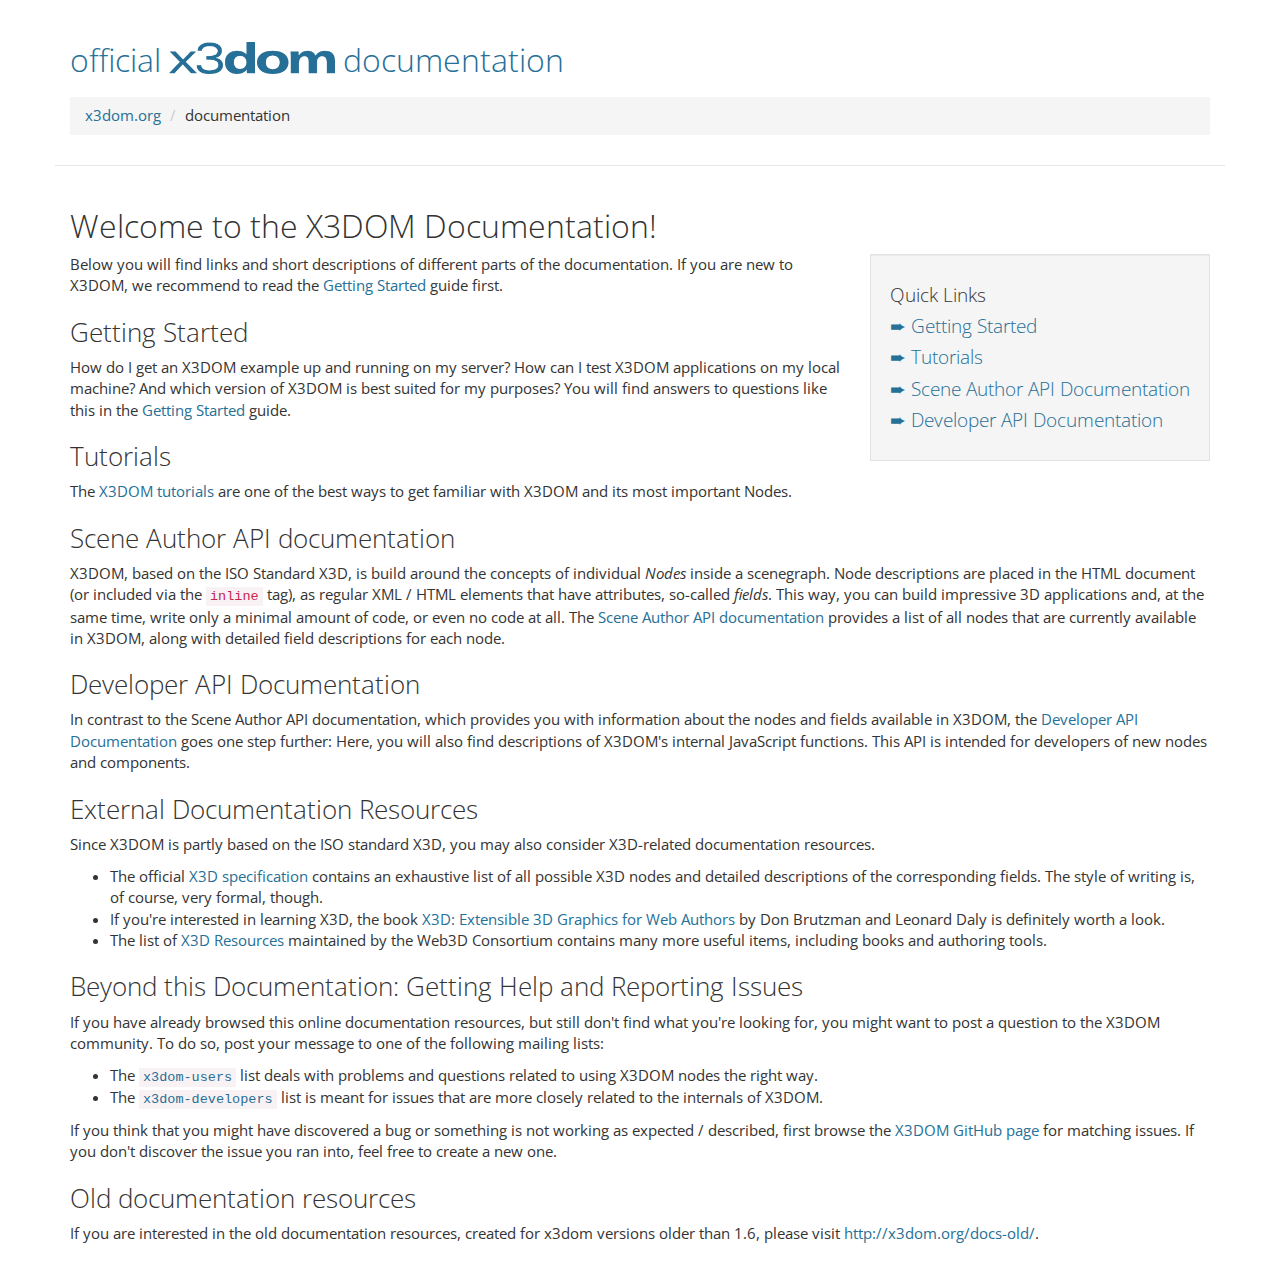
<file: css/doc/index.html>
<!DOCTYPE html>
<html lang="en">
<head>
    <meta charset="utf-8">
    <meta http-equiv="X-UA-Compatible" content="IE=edge"/>

    <title>X3DOM Documentation: Overview</title>
    <link type="text/css" rel="stylesheet" href="static/styles/x3dom-docs-new.css">
</head>

<body>

<div class="container page-header">
    <div class="row">
        <div class="col-xs-12">
            <h2 style="display:inline;color:#266F97">official <img src="static/images/x3dom_logo_without_claim.png" style="height:1em;vertical-align:top;"> documentation</h2>
        </div>
    </div>

    <div class="row" style="margin-top:20px;">
        <div class="col-xs-12">
            <ol class="breadcrumb">
                <li><a href="http://x3dom.org">x3dom.org</a></li>
                <li>documentation</li>
            </ol>
        </div>
    </div>
</div>

<div class="container">


       
            <h2>Welcome to the X3DOM Documentation!</h2>
    <div class="well" style="float:right;margin-left:20px;">
        <h4>Quick Links</h4>
        <h4><a href="gettingStarted/index.html">&#10152; Getting Started</a></h4>
        <h4><a href="tutorials/index.html">&#10152; Tutorials</a></h4>
        <h4><a href="author/index.html">&#10152; Scene Author API Documentation</a></h4>
        <h4><a href="developer/index.html">&#10152; Developer API Documentation</a></h4>
    </div>
            <p>
            Below you will find links and short descriptions of different parts of the documentation. If you are new to X3DOM, we recommend to read the <a href="gettingStarted/index.html">Getting Started</a> guide first.            
			</p>                      
            
            
            <h3>Getting Started</h3>
            <p>
            How do I get an X3DOM example up and running on my server? How can I test X3DOM applications on my local machine? And which version of X3DOM is best suited for my purposes?
            You will find answers to questions like this in the <a href="gettingStarted/index.html">Getting Started</a> guide.                        
            </p>

            <h3>Tutorials</h3>
            <p>
            The <a href="tutorials/index.html">X3DOM tutorials</a> are one of the best ways to get familiar with X3DOM and its most important Nodes.
            </p>
         
            
            <h3>Scene Author API documentation</h3>
            <p>
            X3DOM, based on the ISO Standard X3D, is build around the concepts of individual <i>Nodes</i> inside a scenegraph. Node descriptions are placed in the HTML document (or included via the <code>inline</code> tag), as regular XML / HTML elements that have attributes, so-called <i>fields</i>. This way, you can build impressive 3D applications and, at the same time, write only a minimal amount of code, or even no code at all.
            The <a href="author/index.html">Scene Author API documentation</a> provides a list of all nodes that are currently available in X3DOM, along with detailed field descriptions for each node.
            </p>
            
            
            <h3>Developer API Documentation</h3>
            <p>
            In contrast to the Scene Author API documentation, which provides you with information about the nodes and fields available in X3DOM, the <a href="developer/index.html">Developer API Documentation</a> goes one step further:
            Here, you will also find descriptions of X3DOM's internal JavaScript functions. This API is intended for developers of new nodes and components.            
            </p>
            
            
            <h3>External Documentation Resources</h3><a name="X3DExternalDoc"></a>
            <p>
            Since X3DOM is partly based on the ISO standard X3D, you may also consider X3D-related documentation resources.
            </p>
            <ul>
                <li>The official <a href="http://www.web3d.org/documents/specifications/19775-1/V3.3/Part01/Architecture.html">X3D specification</a> contains an exhaustive list of all possible X3D nodes and detailed descriptions of the corresponding fields. The style of writing is, of course, very formal, though.</li>
                
                <li>If you're interested in learning X3D, the book <a href="http://x3dgraphics.com/">X3D: Extensible 3D Graphics for Web Authors</a> by Don Brutzman and Leonard Daly is definitely worth a look.
                
                <li>The list of <a href="http://www.web3d.org/x3d/content/examples/X3dResources.html">X3D Resources</a> maintained by the Web3D Consortium contains many more useful items, including books and authoring tools.
            </ul>

            
            
            <h3>Beyond this Documentation: Getting Help and Reporting Issues</h3>
            <p>
            If you have already browsed this online documentation resources, but still don't find what you're looking for, you might want to post a question to the X3DOM community.
            To do so, post your message to one of the following mailing lists:
            </p>
            <ul>
                <li>The <code><a href="https://lists.sourceforge.net/lists/listinfo/x3dom-users">x3dom-users</a></code> list deals with problems and questions related to using X3DOM nodes the right way.</li>
                <li>The <code><a href="https://lists.sourceforge.net/lists/listinfo/x3dom-developers">x3dom-developers</a></code> list is meant for issues that are more closely related to the internals of X3DOM.</li>            
            </ul>
            <p>
            If you think that you might have discovered a bug or something is not working as expected / described, first browse the <a href="https://github.com/x3dom/x3dom/issues">X3DOM GitHub page</a> for matching issues.
            If you don't discover the issue you ran into, feel free to create a new one.
            </p>
                        
            <h3>Old documentation resources</h3>
            <p>
            If you are interested in the old documentation resources, created for x3dom versions older than 1.6, please visit <a href="http://x3dom.org/docs-old/">http://x3dom.org/docs-old/</a>.
            </p>
            <br>


</div>


</body>
</html>
</file>
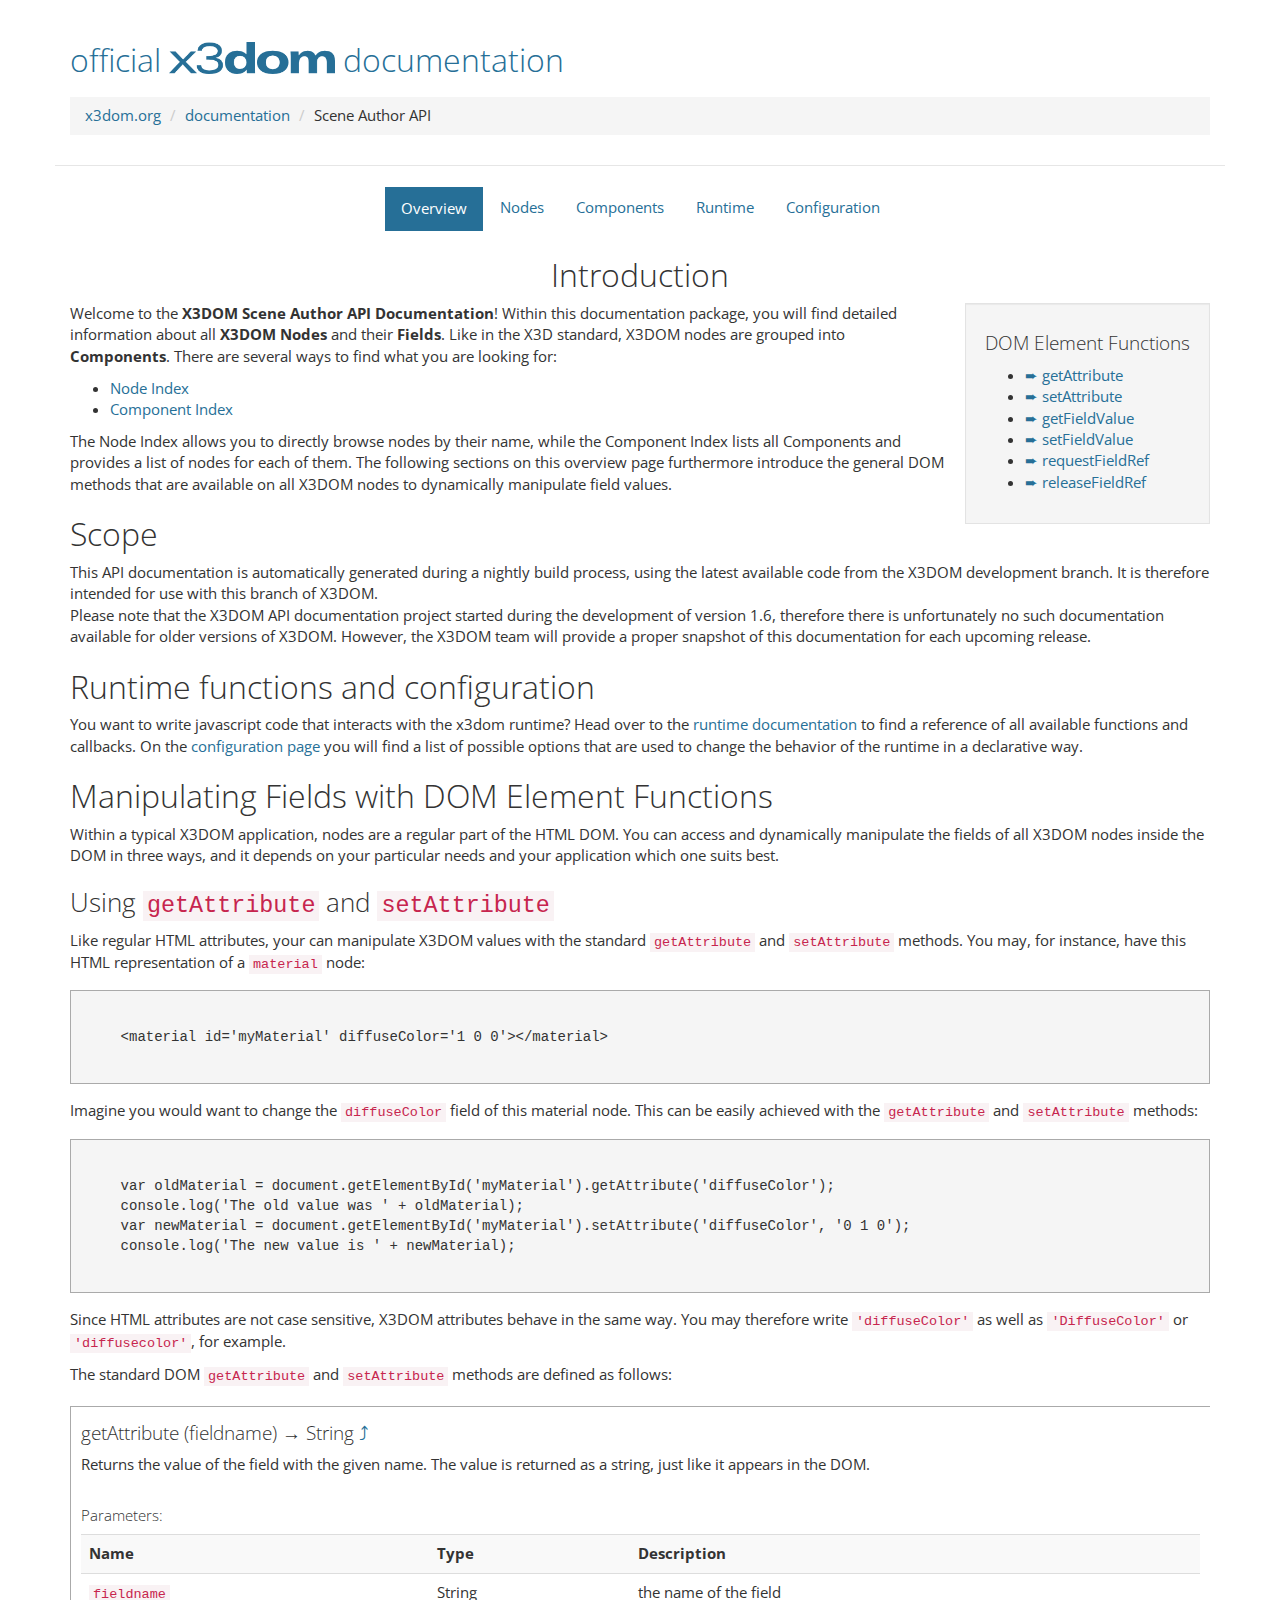
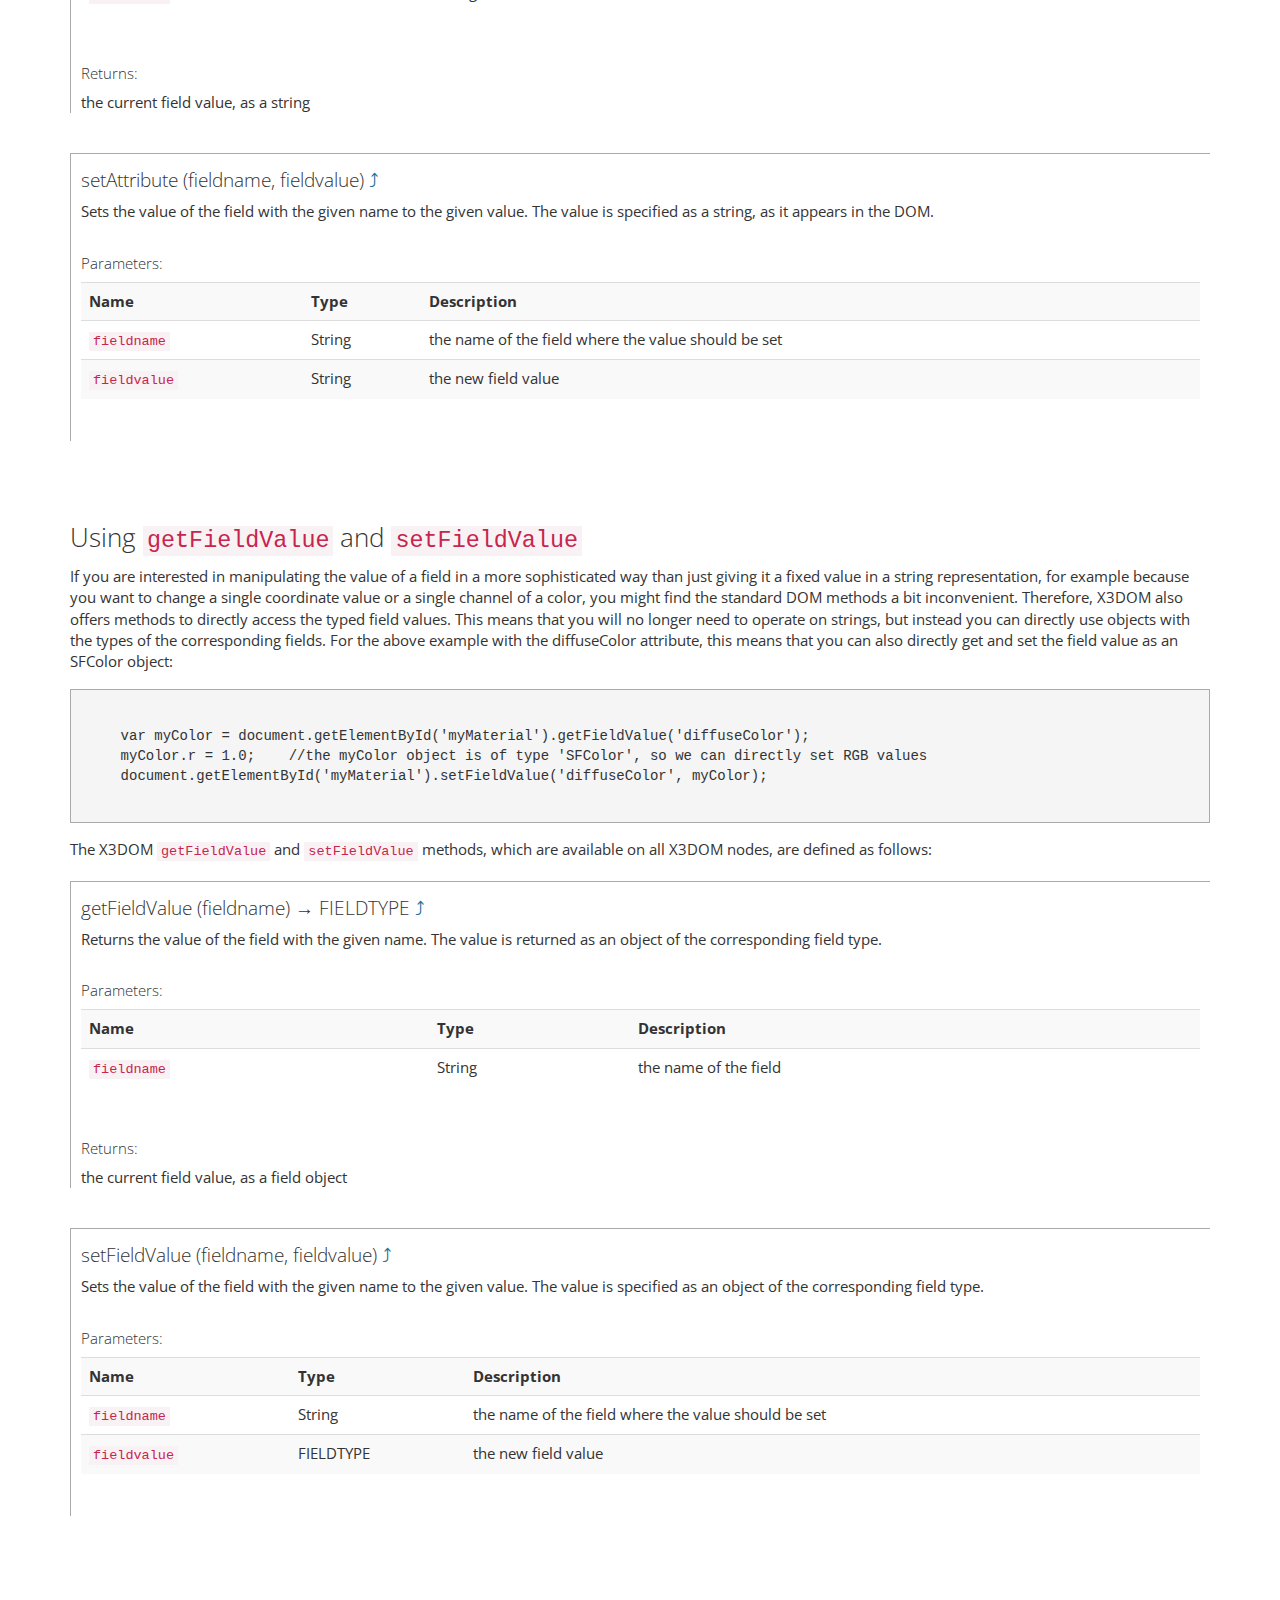
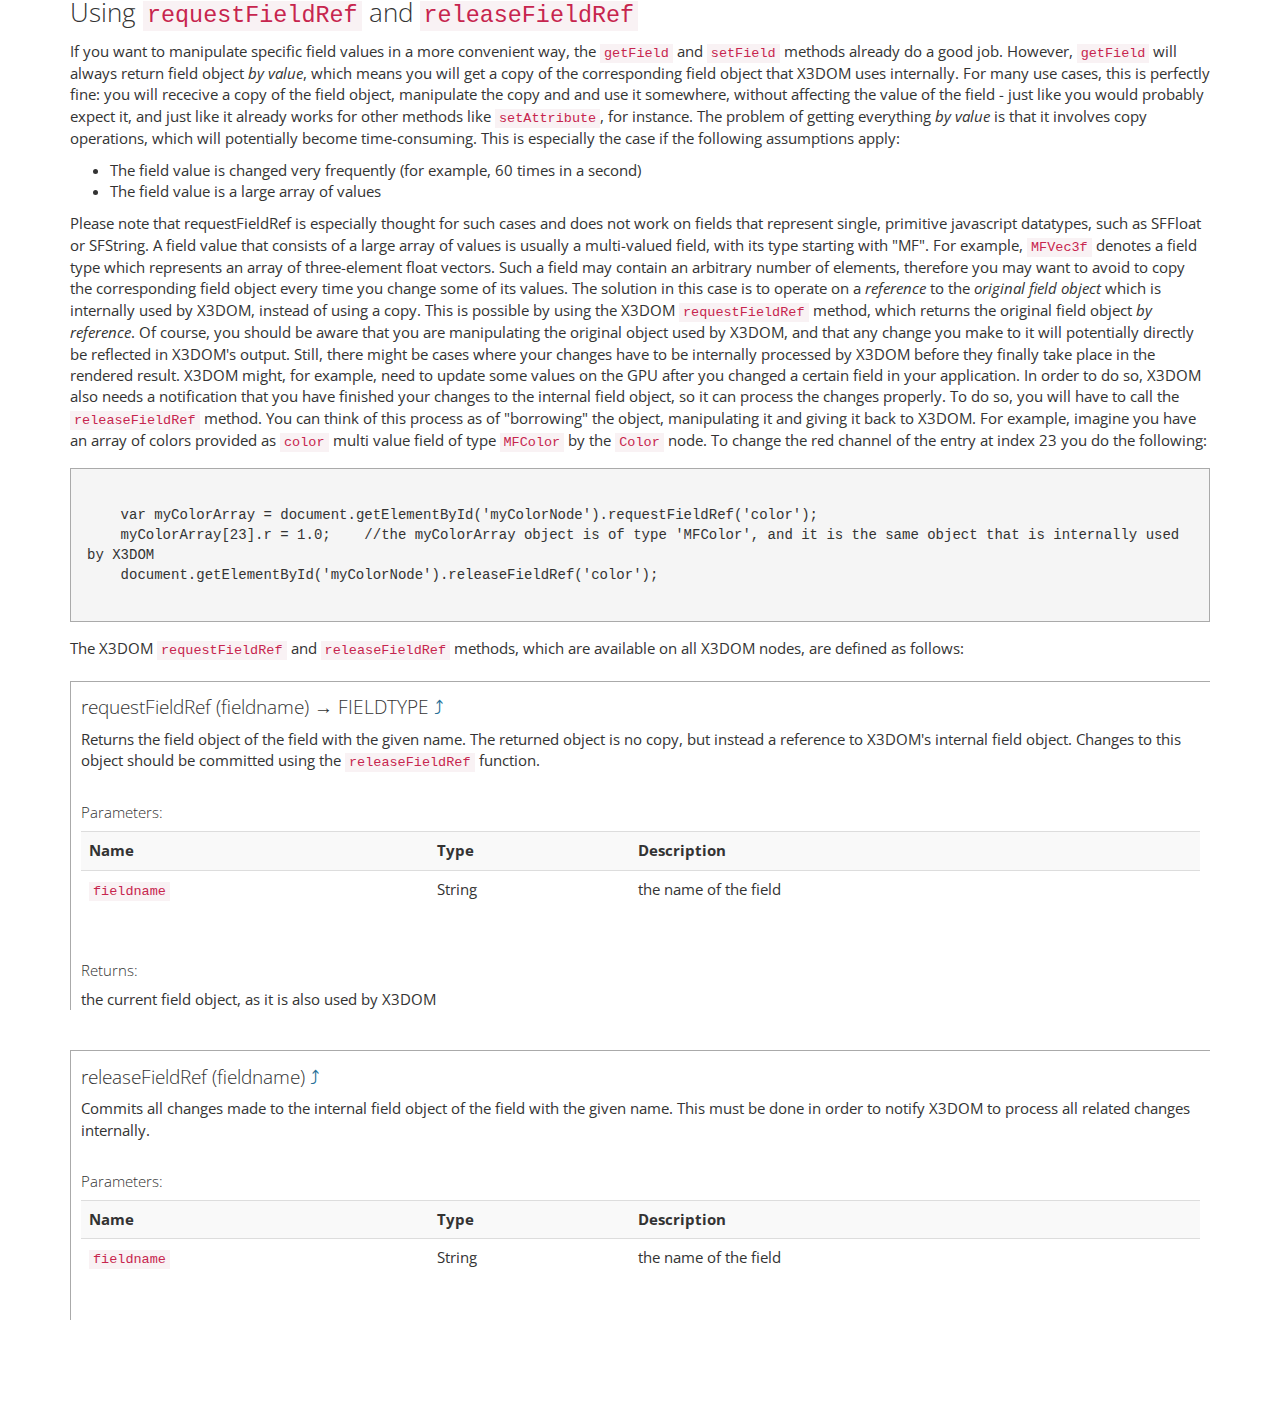
<file: css/doc/author/index.html>
<!DOCTYPE html>
<html lang="en">
<head>
    <meta charset="utf-8">

        <title>X3DOM Scene Author API Documentation: Overview</title>

    <link type="text/css" rel="stylesheet" href="../static/styles/x3dom-docs-new.css">
    <!--<link type="text/css" rel="stylesheet" href="../static/styles/jsdoc-x3dom.css">-->
    <script src="../static/scripts/prettify/run_prettify.js"></script>
</head>

<body>

<div class="container page-header">
    <div class="row">
        <div class="col-xs-12">
            <h2 style="display:inline;color:#266F97">official <img src="../static/images/x3dom_logo_without_claim.png" style="height:1em;vertical-align:top;"> documentation</h2>
        </div>
    </div>

    <div class="row" style="margin-top:20px;">
        <div class="col-xs-12">
            <ol class="breadcrumb">
                <li><a href="http://x3dom.org">x3dom.org</a></li>
                <li><a href="../index.html">documentation</a></li>
                <li>Scene Author API</li>
            </ol>
        </div>
    </div>
</div>

<div class="container" style="text-align: center">
    <ul class="nav nav-pills" style="display: inline-block;">
        <li><a href="index.html" class="btn btn-primary">Overview</a></li>
        <li><a href="nodes.html">Nodes</a></li>
        <li><a href="components.html">Components</a></li>
        <li><a href="runtime.html">Runtime</a></li>
        <li><a href="configuration.html">Configuration</a></li>
    </ul>
</div>

<div class="container">


                
    <section>
        <article>
            
            <h2 style="text-align: center">Introduction</h2>

            <div class="class-summary">
                <div class="well" style="float:right; margin-left:20px;">
                    <h4>DOM Element Functions</h4>
                    <ul>
                        <li><a href="#getAttribute">&#10152; getAttribute</a></li>
                        <li><a href="#setAttribute">&#10152; setAttribute</a></li>
                        <li><a href="#getFieldValue">&#10152; getFieldValue</a></li>
                        <li><a href="#setFieldValue">&#10152; setFieldValue</a></li>
                        <li><a href="#requestFieldRef">&#10152; requestFieldRef</a></li>
                        <li><a href="#releaseFieldRef">&#10152; releaseFieldRef</a></li>
                    </ul>
                </div>
            </div>
            <p>            
            Welcome to the <strong>X3DOM Scene Author API Documentation</strong>!
            Within this documentation package, you will find detailed information about all <strong>X3DOM Nodes</strong> and their <strong>Fields</strong>.            
            Like in the X3D standard, X3DOM nodes are grouped into <strong>Components</strong>.
            There are several ways to find what you are looking for:

            <ul>
                <li><a href="nodes.html">Node Index</a></li>
                <li><a href="components.html">Component Index</a></li>
            </ul>

            The Node Index allows you to directly browse nodes by their name, while the Component Index
            lists all Components and provides a list of nodes for each of them.            
            The following sections on this overview page furthermore introduce the general DOM methods that are available on all X3DOM nodes to dynamically manipulate field values.            
            </p>
                           
            
            <h2>Scope</h2>
            <p>
            This API documentation is automatically generated during a nightly build process, using the latest available code from
            the </strong>X3DOM development branch</strong>. It is therefore intended for use with this branch of X3DOM.
            <br>
            Please note that the X3DOM API documentation project started during the development of version 1.6, therefore there is
            unfortunately no such documentation available for older versions of X3DOM.
            However, the X3DOM team will provide a proper snapshot of this documentation for each upcoming release.
            </p>

            <h2>Runtime functions and configuration</h2>
            <p>
            You want to write javascript code that interacts with the x3dom runtime? Head over to the
            <a href="runtime.html">runtime documentation</a> to find a reference of all available functions and callbacks. On the
            <a href="configuration.html">configuration page</a> you will find a list of possible options that are used
            to change the behavior of the runtime in a declarative way.
            </p>
            
            
            <h2>Manipulating Fields with DOM Element Functions</h2>
            <p>
            Within a typical X3DOM application, nodes are a regular part of the HTML DOM.
            You can access and dynamically manipulate the fields of all X3DOM nodes inside the DOM in three ways, and it depends on your particular needs and your application which one suits best.
            
            
            <h3>Using <code>getAttribute</code> and <code>setAttribute</code></h3>
            Like regular HTML attributes, your can manipulate X3DOM values with the standard <code>getAttribute</code> and <code>setAttribute</code> methods.
            You may, for instance, have this HTML representation of a <code>material</code> node:
            </p>
            
            <pre class="prettyprint"><code class="language-html">
    &lt;material id='myMaterial' diffuseColor='1 0 0'&gt;&lt;/material&gt;
            </code></pre>
            
            <p>
            Imagine you would want to change the <code>diffuseColor</code> field of this material node.
            This can be easily achieved with the <code>getAttribute</code> and <code>setAttribute</code> methods:
            </p>
            
            
            <pre class="prettyprint"><code class="language-js">
    var oldMaterial = document.getElementById('myMaterial').getAttribute('diffuseColor');
    console.log('The old value was ' + oldMaterial);    
    var newMaterial = document.getElementById('myMaterial').setAttribute('diffuseColor', '0 1 0');
    console.log('The new value is ' + newMaterial);
            </code></pre>
            <p>
            Since HTML attributes are not case sensitive, X3DOM attributes behave in the same way.
            You may therefore write <code>'diffuseColor'</code> as well as <code>'DiffuseColor'</code> or <code>'diffusecolor'</code>, for example.
            </p>
            
            <p>
            The standard DOM <code>getAttribute</code> and <code>setAttribute</code> methods are defined as follows:
            </p>
            
            <!--- GET ATTRIBUTE --->
            <dl class="method-container">
                <dt>
                    <h4 class="name method-container-header">
                        getAttribute
                        <span class="signature">
                        (fieldname)
                        </span>
                        <span class="type-signature">
                        &#8594 String
                        </span>
                      <a name="getAttribute" class="upwardsLink" href="#">&#10548;</a>
                    </h4>                  
                </dt>
                <dd>
                    <div class="description">
                      Returns the value of the field with the given name.
                      The value is returned as a string, just like it appears in the DOM.
                    </div>
                    <br>
                    <h5>Parameters:</h5> 
                    <div class="params">
                        <table class="table table-striped">
                            <tbody>
                                <tr><th>Name</th><th>Type</th><th class="last">Description</th></tr>
                                <tr>
                                    <td class="param-table-name"><code>fieldname</code></td>
                                    <td class="param-table-type">              
                                        <span class="param-type">String</span>
                                    </td>
                                    <td class="param-table-description">
                                        the name of the field
                                    </td>
                                </tr>                               
                            </tbody>
                        </table>
                    </div> <br>
                    <h5>Returns:</h5>
                    <div class="param-desc">the current field value, as a string</div>  
              </dd>
            </dl>

            
            <!--- SET ATTRIBUTE --->
            <dl class="method-container">
                <dt>
                    <h4 class="name method-container-header">
                        setAttribute
                        <span class="signature">
                        (fieldname, fieldvalue)
                        </span>
                        <a name="setAttribute" class="upwardsLink" href="#">&#10548;</a>                      
                    </h4>                  
                </dt>
                <dd>
                    <div class="description">
                      Sets the value of the field with the given name to the given value.
                      The value is specified as a string, as it appears in the DOM.
                    </div>
                    <br>
                    <h5>Parameters:</h5> 
                    <div class="params">
                        <table class="table table-striped">
                            <tbody>
                                <tr><th>Name</th><th>Type</th><th class="last">Description</th></tr>
                                <tr>
                                    <td class="param-table-name"><code>fieldname</code></td>
                                    <td class="param-table-type">              
                                        <span class="param-type">String</span>
                                    </td>
                                    <td class="param-table-description">
                                        the name of the field where the value should be set
                                    </td>
                                </tr>
                                <tr>
                                    <td class="param-table-name"><code>fieldvalue</code></td>
                                    <td class="param-table-type">              
                                        <span class="param-type">String</span>
                                    </td>
                                    <td class="param-table-description">
                                        the new field value
                                    </td>
                                </tr>
                            </tbody>
                        </table>
                    </div> <br>
              </dd>
            </dl>
            
            <br>
            
            <h3>Using <code>getFieldValue</code> and <code>setFieldValue</code></h3>
            <p>
            If you are interested in manipulating the value of a field in a more sophisticated way than just giving it a fixed value in a string representation,
            for example because you want to change a single coordinate value or a single channel of a color, you might find the standard DOM methods a bit inconvenient.
            Therefore, X3DOM also offers methods to directly access the typed field values.
            This means that you will no longer need to operate on strings, but instead you can directly use objects with the types of the corresponding fields.
            For the above example with the <color>diffuseColor</color> attribute, this means that you can also directly get and set the field value
            as an <color>SFColor</color> object:            
            </p>
            
            <pre class="prettyprint"><code class="language-js">
    var myColor = document.getElementById('myMaterial').getFieldValue('diffuseColor');
    myColor.r = 1.0;    //the myColor object is of type 'SFColor', so we can directly set RGB values 
    document.getElementById('myMaterial').setFieldValue('diffuseColor', myColor);
            </code></pre>
            
            <p>
            The X3DOM <code>getFieldValue</code> and <code>setFieldValue</code> methods, which are available on all X3DOM nodes, are defined as follows:
            </p>
            
            <!--- GET FIELD --->
            <dl class="method-container">
                <dt>
                    <h4 class="name method-container-header">
                        getFieldValue
                        <span class="signature">
                        (fieldname)
                        </span>
                        <span class="type-signature">
                        &#8594 FIELDTYPE
                        </span>
                      <a name="getFieldValue" class="upwardsLink" href="#">&#10548;</a>
                    </h4>                  
                </dt>
                <dd>
                    <div class="description">
                      Returns the value of the field with the given name.
                      The value is returned as an object of the corresponding field type.
                    </div>
                    <br>
                    <h5>Parameters:</h5> 
                    <div class="params">
                        <table class="table table-striped">
                            <tbody>
                                <tr><th>Name</th><th>Type</th><th class="last">Description</th></tr>
                                <tr>
                                    <td class="param-table-name"><code>fieldname</code></td>
                                    <td class="param-table-type">              
                                        <span class="param-type">String</span>
                                    </td>
                                    <td class="param-table-description">
                                        the name of the field
                                    </td>
                                </tr>                               
                            </tbody>
                        </table>
                    </div> <br>
                    <h5>Returns:</h5>
                    <div class="param-desc">the current field value, as a field object</div>  
              </dd>
            </dl>

            
            <!--- SET FIELD --->
            <dl class="method-container">
                <dt>
                    <h4 class="name method-container-header">
                        setFieldValue
                        <span class="signature">
                        (fieldname, fieldvalue)
                        </span>
                        <a name="setFieldValue" class="upwardsLink" href="#">&#10548;</a>
                    </h4>                  
                </dt>
                <dd>
                    <div class="description">
                      Sets the value of the field with the given name to the given value.
                      The value is specified as an object of the corresponding field type.
                    </div>
                    <br>
                    <h5>Parameters:</h5> 
                    <div class="params">
                        <table class="table table-striped">
                            <tbody>
                                <tr><th>Name</th><th>Type</th><th class="last">Description</th></tr>
                                <tr>
                                    <td class="param-table-name"><code>fieldname</code></td>
                                    <td class="param-table-type">              
                                        <span class="param-type">String</span>
                                    </td>
                                    <td class="param-table-description">
                                        the name of the field where the value should be set
                                    </td>
                                </tr>
                                <tr>
                                    <td class="param-table-name"><code>fieldvalue</code></td>
                                    <td class="param-table-type">              
                                        <span class="param-type">FIELDTYPE</span>
                                    </td>
                                    <td class="param-table-description">
                                        the new field value
                                    </td>
                                </tr>
                            </tbody>
                        </table>
                    </div> <br>
              </dd>
            </dl>
            
            <br>
            
            <h3>Using <code>requestFieldRef</code> and <code>releaseFieldRef</code></h3>
            <p>
            If you want to manipulate specific field values in a more convenient way, the <code>getField</code> and <code>setField</code> methods already do a good job.
            However, <code>getField</code> will always return field object <i>by value</i>, which means you will get a copy of the corresponding field object that X3DOM uses internally.
            For many use cases, this is perfectly fine: you will rececive a copy of the field object, manipulate the copy and and use it somewhere, without affecting the value of the field -
            just like you would probably expect it, and just like it already works for other methods like <code>setAttribute</code>, for instance.
            The problem of getting everything <i>by value</i> is that it involves copy operations, which will potentially become time-consuming.
            This is especially the case if the following assumptions apply:
            </p>
            
            <ul>
                <li>The field value is changed very frequently (for example, 60 times in a second)</li>
                <li>The field value is a large array of values</li>
            </ul>
            
            <p>
            Please note that requestFieldRef is especially thought for such cases and does not work on fields that represent single, primitive javascript datatypes, such as SFFloat or SFString.
            A field value that consists of a large array of values is usually a multi-valued field, with its type starting with "MF".
            For example, <code>MFVec3f</code> denotes a field type which represents an array of three-element float vectors.
            Such a field may contain an arbitrary number of elements, therefore you may want to avoid to copy the corresponding field object every time you change some of its values.
            The solution in this case is to operate on a <i>reference</i> to the <i>original field object</i> which is internally used by X3DOM, instead of using a copy.            
            This is possible by using the X3DOM <code>requestFieldRef</code> method, which returns the original field object <i>by reference</i>.
            Of course, you should be aware that you are manipulating the original object used by X3DOM, and that any change you make to it will potentially directly be reflected in
            X3DOM's output. Still, there might be cases where your changes have to be internally processed by X3DOM before they finally take place in the rendered result.
            X3DOM might, for example, need to update some values on the GPU after you changed a certain field in your application.
            In order to do so, X3DOM also needs a notification that you have finished your changes to the internal field object, so it can process the changes properly.
            To do so, you will have to call the <code>releaseFieldRef</code> method. You can think of this process as of "borrowing" the object, manipulating it and giving it back to X3DOM.
            For example, imagine you have an array of colors provided as <code>color</code> multi value field of type <code>MFColor</code> by the <code>Color</code> node.
            To change the red channel of the entry at index 23 you do the following:
            </p>
            
            <pre class="prettyprint"><code class="language-js">
    var myColorArray = document.getElementById('myColorNode').requestFieldRef('color');
    myColorArray[23].r = 1.0;    //the myColorArray object is of type 'MFColor', and it is the same object that is internally used by X3DOM
    document.getElementById('myColorNode').releaseFieldRef('color');
            </code></pre>
            
            <p>
            The X3DOM <code>requestFieldRef</code> and <code>releaseFieldRef</code> methods, which are available on all X3DOM nodes, are defined as follows:
            </p>
            
            <!--- REQUEST FIELDREF --->
            <dl class="method-container">
                <dt>
                    <h4 class="name method-container-header">
                        requestFieldRef
                        <span class="signature">
                        (fieldname)
                        </span>
                        <span class="type-signature">
                        &#8594 FIELDTYPE
                        </span>
                      <a name="requestFieldRef" class="upwardsLink" href="#">&#10548;</a>
                    </h4>                  
                </dt>
                <dd>
                    <div class="description">
                      Returns the field object of the field with the given name.
                      The returned object is no copy, but instead a reference to X3DOM's internal field object.
                      Changes to this object should be committed using the <code>releaseFieldRef</code> function.
                    </div>
                    <br>
                    <h5>Parameters:</h5> 
                    <div class="params">
                        <table class="table table-striped">
                            <tbody>
                                <tr><th>Name</th><th>Type</th><th class="last">Description</th></tr>
                                <tr>
                                    <td class="param-table-name"><code>fieldname</code></td>
                                    <td class="param-table-type">              
                                        <span class="param-type">String</span>
                                    </td>
                                    <td class="param-table-description">
                                        the name of the field
                                    </td>
                                </tr>                               
                            </tbody>
                        </table>
                    </div> <br>
                    <h5>Returns:</h5>
                    <div class="param-desc">the current field object, as it is also used by X3DOM</div>  
              </dd>
            </dl>

            
            <!--- RETURN FIELDREF --->
            <dl class="method-container">
                <dt>
                    <h4 class="name method-container-header">
                        releaseFieldRef
                        <span class="signature">
                        (fieldname)
                        </span>
                        <a name="releaseFieldRef" class="upwardsLink" href="#">&#10548;</a>
                    </h4>                  
                </dt>
                <dd>
                    <div class="description">
                      Commits all changes made to the internal field object of the field with the given name.
                      This must be done in order to notify X3DOM to process all related changes internally.
                    </div>
                    <br>
                    <h5>Parameters:</h5> 
                    <div class="params">
                        <table class="table table-striped">
                            <tbody>
                                <tr><th>Name</th><th>Type</th><th class="last">Description</th></tr>
                                <tr>
                                    <td class="param-table-name"><code>fieldname</code></td>
                                    <td class="param-table-type">              
                                        <span class="param-type">String</span>
                                    </td>
                                    <td class="param-table-description">
                                        the name of the field
                                    </td>
                                </tr>                               
                            </tbody>
                        </table>
                    </div> <br>
              </dd>
            </dl>        
            
            <br>
            
        </article>
    
        <br>
      
    </section>

    <footer>
        <!-- This X3DOM documentation was generated with the help of <a href="https://github.com/jsdoc3/jsdoc">JSDoc 3.1.1</a> on Mon Jan 13 2014 10:50:16 GMT+0100 (MEZ) -->
    </footer>  
</div>

</div>

</body>
</html>
</file>
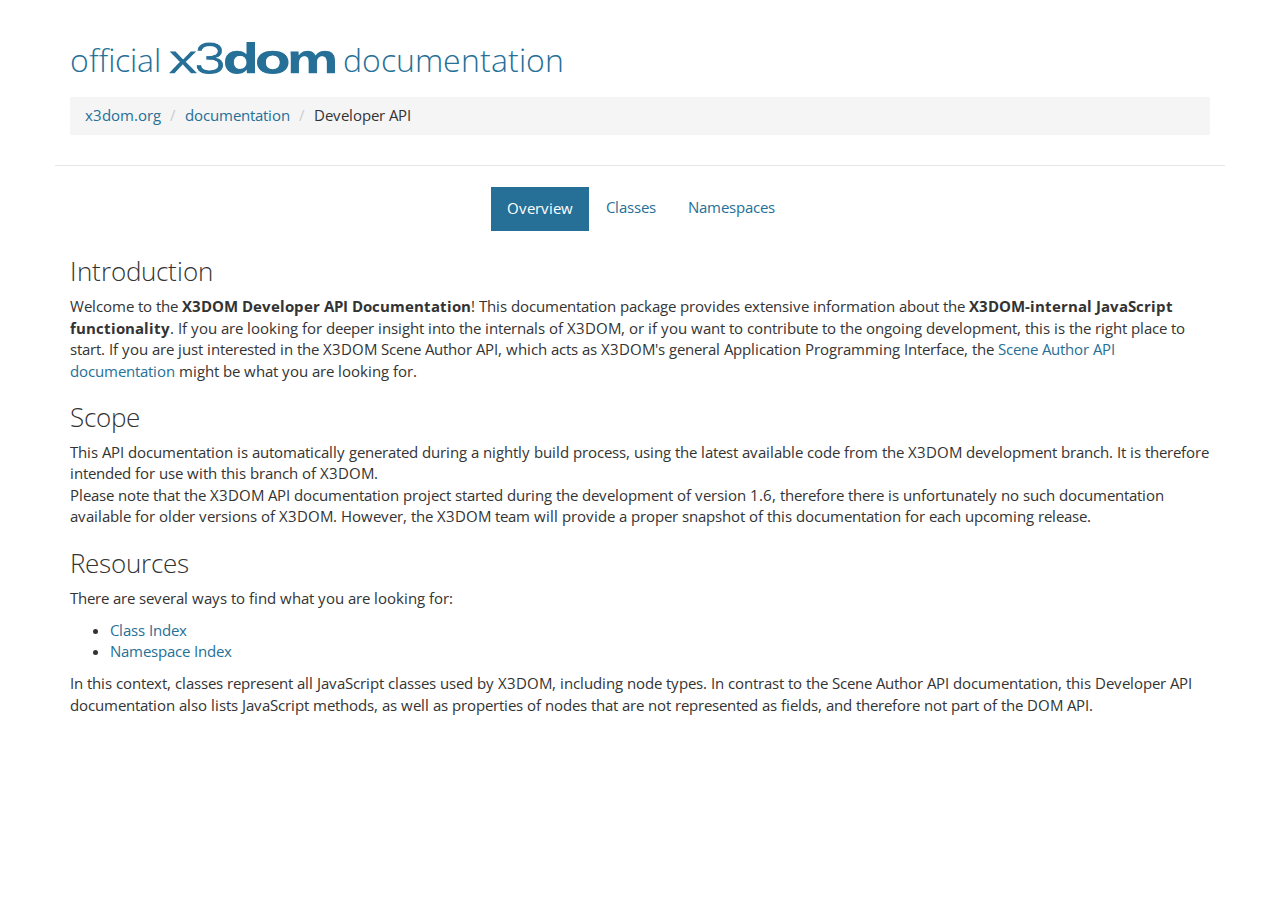
<file: css/doc/developer/index.html>
<!DOCTYPE html>
<html lang="en">
<head>
    <meta charset="utf-8">

        <title>X3DOM Developer API Documentation: Overview</title>

    <link type="text/css" rel="stylesheet" href="../static/styles/x3dom-docs-new.css">
</head>

<body>

<div class="container page-header">
    <div class="row">
        <div class="col-xs-12">
            <h2 style="display:inline;color:#266F97">official <img src="../static/images/x3dom_logo_without_claim.png" style="height:1em;vertical-align:top;"> documentation</h2>
        </div>
    </div>

    <div class="row" style="margin-top:20px;">
        <div class="col-xs-12">
            <ol class="breadcrumb">
                <li><a href="http://x3dom.org">x3dom.org</a></li>
                <li><a href="../index.html">documentation</a></li>
                <li>Developer API</li>
            </ol>
        </div>
    </div>
</div>

<div class="container" style="text-align: center">
    <ul class="nav nav-pills" style="display: inline-block;">
        <li><a href="index.html" class="btn btn-primary">Overview</a></li>
        <li><a href="classes.html">Classes</a></li>
        <li><a href="namespaces.html">Namespaces</a></li>
    </ul>
</div>


<div class="container">

    <section>
        <article>
        
            <h3>Introduction</h3>
            <p>            
            Welcome to the <strong>X3DOM Developer API Documentation</strong>!
            This documentation package provides extensive information about the <strong>X3DOM-internal JavaScript functionality</strong>.
            If you are looking for deeper insight into the internals of X3DOM, or if you want to contribute to the ongoing
            development, this is the right place to start. If you are just interested in the X3DOM Scene Author API, which acts as
            X3DOM's general Application Programming Interface, the
            <a href="../author/index.html">Scene Author API documentation</a>
            might be what you are looking for.
            </p>

            
            <h3>Scope</h3>
            <p>
            This API documentation is automatically generated during a nightly build process, using the latest available code from
            the </strong>X3DOM development branch</strong>. It is therefore intended for use with this branch of X3DOM.
            <br>
            Please note that the X3DOM API documentation project started during the development of version 1.6, therefore there is
            unfortunately no such documentation available for older versions of X3DOM.
            However, the X3DOM team will provide a proper snapshot of this documentation for each upcoming release.
            </p>
            

            <h3>Resources</h3>
            <p>
            There are several ways to find what you are looking for:

            <ul>
                <li><a href="classes.html">Class Index</a></li>
                <li><a href="namespaces.html">Namespace Index</a></li>
            </ul>

            In this context, <it>classes</it> represent all JavaScript classes used by X3DOM, including node types.
            In contrast to the Scene Author API documentation, this Developer API documentation also lists JavaScript methods, as well as
            properties of nodes that are not represented as fields, and therefore not part of the DOM API.
            </p>
            
            <br>
        </article>
    
        <br>
      
    </section>

    <footer>
        <!-- This X3DOM documentation was generated with the help of <a href="https://github.com/jsdoc3/jsdoc">JSDoc 3.1.1</a> on Mon Jan 13 2014 10:50:16 GMT+0100 (MEZ) -->
    </footer>  
</div>


</body>
</html>
</file>
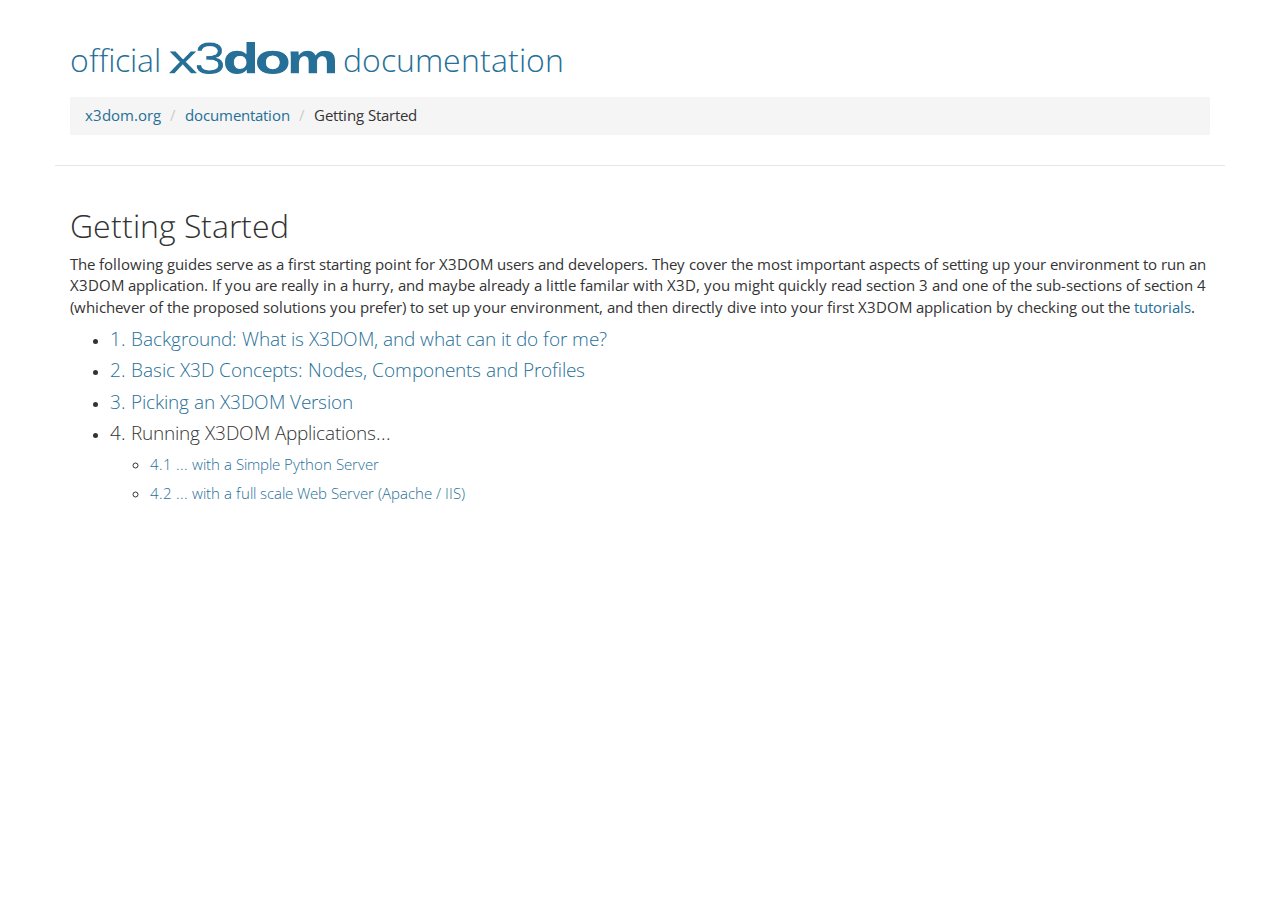
<file: css/doc/gettingStarted/index.html>
<!DOCTYPE html>
<html lang="en">
<head>
    <meta charset="utf-8">
    <title>X3DOM Documentation: Getting Started</title>    
    <link type="text/css" rel="stylesheet" href="../static/styles/x3dom-docs-new.css">
</head>

<body>

<div class="container page-header">
    <div class="row">
        <div class="col-xs-12">
            <h2 style="display:inline;color:#266F97">official <img src="../static/images/x3dom_logo_without_claim.png" style="height:1em;vertical-align:top;"> documentation</h2>
        </div>
    </div>

    <div class="row" style="margin-top:20px;">
        <div class="col-xs-12">
            <ol class="breadcrumb">
                <li><a href="http://x3dom.org">x3dom.org</a></li>
                <li><a href="../index.html">documentation</a></li>
                <li>Getting Started</li>
            </ol>
        </div>
    </div>
</div>

<div class="container">

    <div>
            <h2>Getting Started</h2>
            The following guides serve as a first starting point for X3DOM users and developers.
            They cover the most important aspects of setting up your environment to run an X3DOM application.
            If you are really in a hurry, and maybe already a little familar with X3D, you might quickly read section 3 and one of the sub-sections of section 4 (whichever of the proposed solutions you prefer)
            to set up your environment, and then directly dive into your first X3DOM application by checking out the <a href="../tutorials/index.html">tutorials</a>.
            <ul>
                <li><h4><a href="background/index.html">1. Background: What is X3DOM, and what can it do for me?</a></h4></li>
                
                <li><h4><a href="basicX3D/index.html">2. Basic X3D Concepts: Nodes, Components and Profiles</a></h4></li>
                
                <li><h4><a href="x3domVersions/index.html">3. Picking an X3DOM Version</a></h4></li>
                
                <li><h4>4. Running X3DOM Applications...</h4>
                <ul>
                    <li><h5><a href="pythonSimpleHTTP/index.html">4.1 ... with a Simple Python Server</a></h5></li>
                    <li><h5><a href="webServer/index.html">4.2 ... with a full scale Web Server (Apache / IIS)</a></h5></li>
                    <!--li><h3><a href="withoutServer/index.html">4.3 ... without any Server</a></h3></li-->
                </ul>
                </li>
                
                <!--li><h3><a href="customVersion/index.html">5. Building a Custom X3DOM Version</a></h3></li-->
            </ul>
</div>

</body>
</html>
</file>
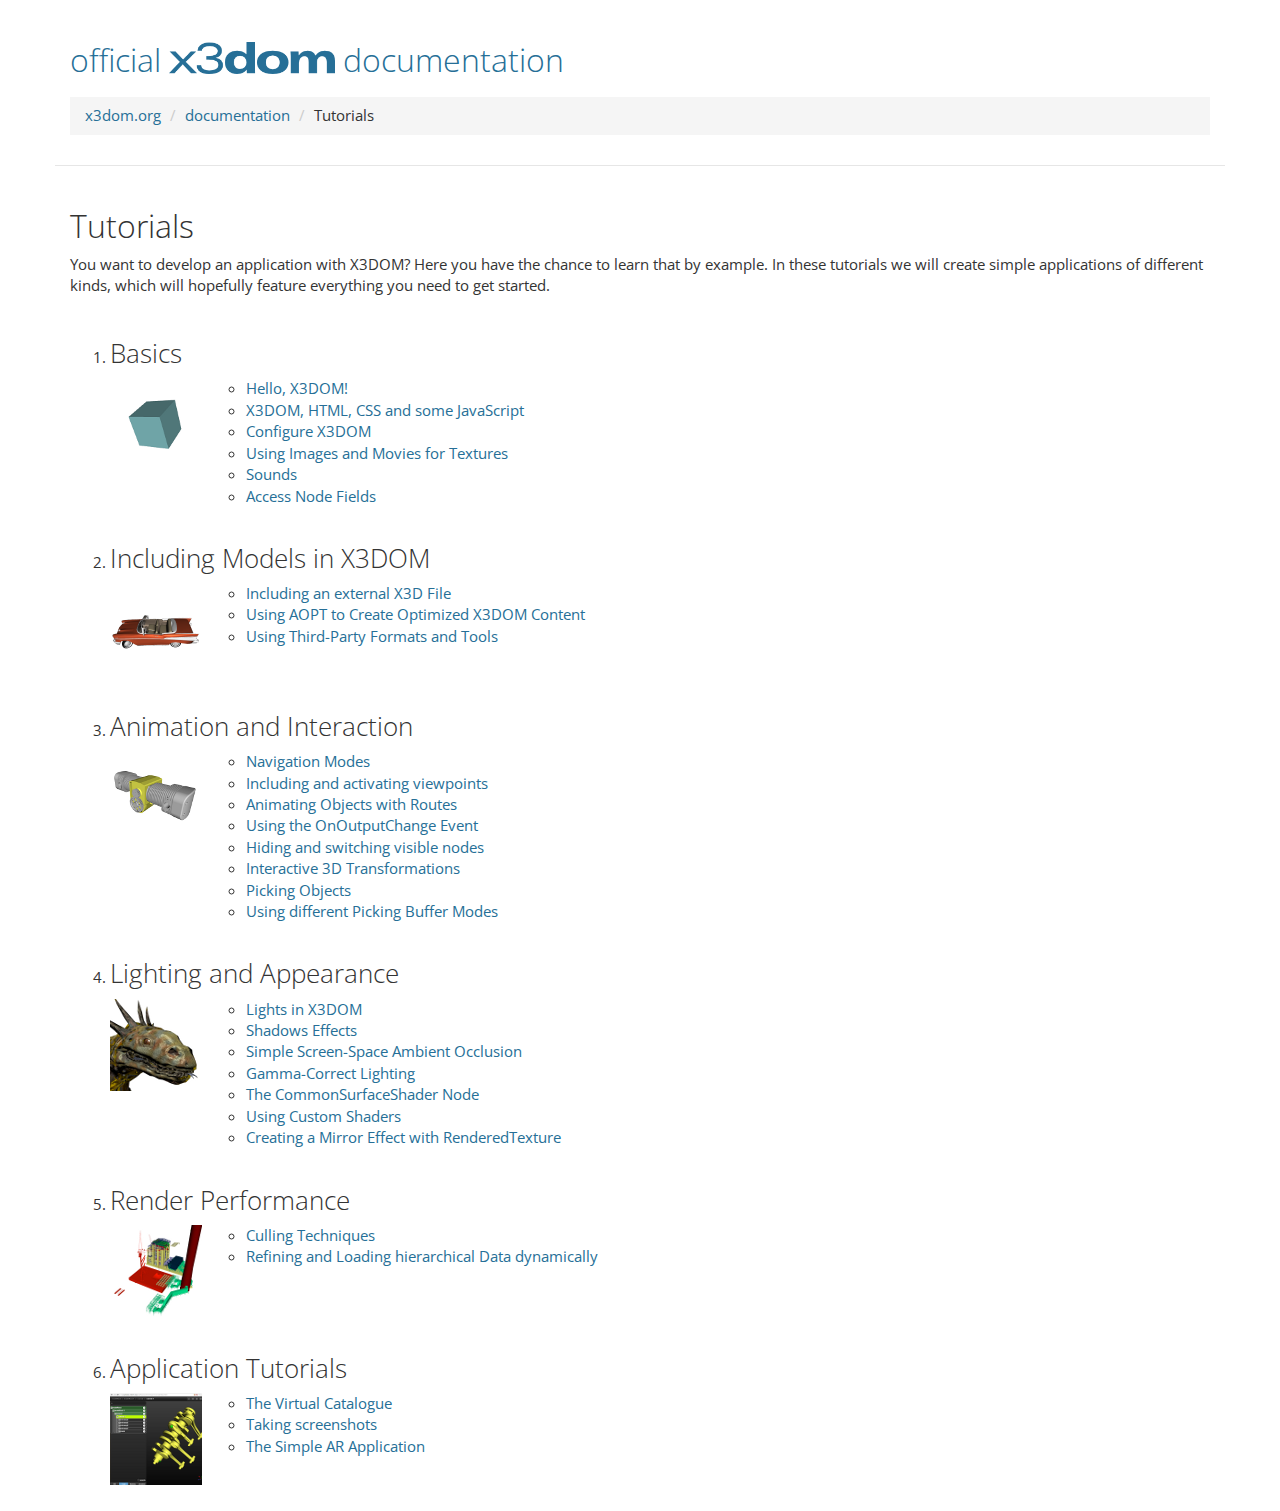
<file: css/doc/tutorials/index.html>
<!DOCTYPE html>
<html lang="en">
<head>
    <meta http-equiv="X-UA-Compatible" content="IE=edge"/>
    <meta charset="utf-8">
    <title>X3DOM Documentation: Tutorials</title>    
    <link type="text/css" rel="stylesheet" href="../static/styles/x3dom-docs-new.css">

    <style>
        .chapter-illustration {
            width: 92px;
            height: 92px;
            display: inline-block;
            vertical-align: top;
            margin-bottom: 16px;
        }

        .chapter-contents {
            display: inline-block;
            margin-bottom: 16px;
        }
    </style>
</head>

<body>

<div class="container page-header">
    <div class="row">
        <div class="col-xs-12">
            <h2 style="display:inline;color:#266F97">official <img src="../static/images/x3dom_logo_without_claim.png" style="height:1em;vertical-align:top;"> documentation</h2>
        </div>
    </div>

    <div class="row" style="margin-top:20px;">
        <div class="col-xs-12">
            <ol class="breadcrumb">
                <li><a href="http://x3dom.org">x3dom.org</a></li>
                <li><a href="../../index.html">documentation</a></li>
                <li>Tutorials</li>
            </ol>
        </div>
    </div>
</div>

<div class="container">

    <section>
       
            <h2>Tutorials</h2>
            You want to develop an application with X3DOM? Here you have the chance to learn that by example. In these tutorials we will create simple applications of different kinds, which will hopefully feature everything you need to get started.
            
            <br><br>
            
            <div>
                <ol>                    
                    <li>
                        <h3>Basics</h3>                          
                        <div class="chapter-illustration" style="background-image:url('Basics.png');">
                        </div>                      
                        <div class="chapter-contents">
                            <ul>
                                <li><a href="basics/hello/index.html">Hello, X3DOM!</a></li>
                                <li><a href="basics/htmlCSS/index.html">X3DOM, HTML, CSS and some JavaScript</a></li>
                                <li><a href="basics/runtimeConfiguration/index.html">Configure X3DOM</a></li>
                                <li><a href="basics/imagesMovies/index.html">Using Images and Movies for Textures</a></li>
								<li><a href="basics/sound/index.html">Sounds</a></li>
								<li><a href="basics/fields/index.html">Access Node Fields</a></li>
                            </ul>
                        </div>
                    </li>
                    
                    <li style="clear:left">
                        <h3>Including Models in X3DOM</h3>
                        <div class="chapter-illustration" style="background-image:url('Models.png');">
                        </div>                      
                        <div class="chapter-contents">
                            <ul>
                                <li><a href="models/inline/index.html">Including an external X3D File</a></li>
                                <li><a href="models/aopt/index.html">Using AOPT to Create Optimized X3DOM Content</a></li>
                                <li><a href="models/thirdParty/index.html">Using Third-Party Formats and Tools</a></li>
                            </ul>
                        </div>
                    </li>
                       
                    <li style="clear:both;">
                        <h3>Animation and Interaction</h3>
                        <div class="chapter-illustration" style="background-image:url('Picking.png');">
                        </div>                      
                        <div class="chapter-contents">
                            <ul>
                                <li><a href="animationInteraction/navigation/index.html">Navigation Modes</a></li>       
								<li><a href="animationInteraction/viewpoint/index.html"> Including and activating viewpoints</a></li>
                                <li><a href="animationInteraction/animate/index.html">Animating Objects with Routes</a></li>                
                                <li><a href="animationInteraction/onoutputchange/index.html">Using the OnOutputChange Event</a></li>
                                <li><a href="animationInteraction/switch/index.html">Hiding and switching visible nodes</a></li>
								<li><a href="animationInteraction/transformations/index.html">Interactive 3D Transformations</a></li>
                                <li><a href="animationInteraction/picking/index.html">Picking Objects</a></li>                        
                                <li><a href="animationInteraction/pickingBuffer/index.html">Using different Picking Buffer Modes</a></li>                        
                            </ul>
                        </div>
                    </li>
                    
                    <li style="clear:both;">
                        <h3>Lighting and Appearance</h3>
                        <div class="chapter-illustration" style="background-image:url('Shading.png');">
                        </div>                      
                        <div class="chapter-contents">
                            <ul>
                                <li><a href="lighting/lights/index.html">Lights in X3DOM</a></li>
                                <li><a href="lighting/shadows/index.html">Shadows Effects</a></li>                                
                                <li><a href="lighting/ssao/index.html">Simple Screen-Space Ambient Occlusion</a></li>                                
                                <li><a href="lighting/gamma/index.html">Gamma-Correct Lighting</a></li>
                                <li><a href="lighting/commonSurfaceShaderNode/index.html">The CommonSurfaceShader Node</a></li>
                                <li><a href="lighting/customShader/index.html">Using Custom Shaders</a></li>
                                <li><a href="lighting/mirror/index.html">Creating a Mirror Effect with RenderedTexture</a></li>
                            </ul>
                        </div>
                    </li>
                     
                    <li style="clear:both;">
                        <h3>Render Performance</h3>
                        <div class="chapter-illustration" style="background-image:url('LargeModel.png');">
                        </div>                      
                        <div class="chapter-contents">
                            <ul>                
                                <li><a href="largeModels/culling/index.html">Culling Techniques</a></li>
                                <!--li><a href="largeModels/largeDataSets/index.html">Loading and Rendering Large Regular Data Sets</a></li-->
								<li><a href="largeModels/BVHRefiner/index.html">Refining and Loading hierarchical Data dynamically</a> 
                            </ul>
                        </div>
                    </li>
                        
                    <li style="clear:both;">
                        <h3>Application Tutorials</h3>
                        <div class="chapter-illustration" style="background-image:url('Application.png');">
                        </div>                      
                        <div class="chapter-contents">
                            <ul>
                                <li><a href="applicationTutorials/virtualCatalogue/index.html">The Virtual Catalogue</a></li>
                                <li><a href="applicationTutorials/screenshot/index.html">Taking screenshots</a></li>
                                <li><a href="applicationTutorials/simpleAR/index.html">The Simple AR Application</a></li>
                            </ul>
                        </div>
                    </li>
                
                </ol>
            </div>
            
    </section>

</div>


</body>
</html>
</file>
<file: css/doc/static/styles/x3dom-docs-new.css>
@import url("//fonts.googleapis.com/css?family=Open+Sans:400italic,700italic,400,700");
/*!
 * Bootswatch v3.1.1+1
 * Homepage: http://bootswatch.com
 * Copyright 2012-2014 Thomas Park
 * Licensed under MIT
 * Based on Bootstrap
*/
/*! normalize.css v3.0.0 | MIT License | git.io/normalize */
html {
    font-family: sans-serif;
    -ms-text-size-adjust: 100%;
    -webkit-text-size-adjust: 100%;
}
body {
    margin: 0;
}
article,
aside,
details,
figcaption,
figure,
footer,
header,
hgroup,
main,
nav,
section,
summary {
    display: block;
}
audio,
canvas,
progress,
video {
    display: inline-block;
    vertical-align: baseline;
}
audio:not([controls]) {
    display: none;
    height: 0;
}
[hidden],
template {
    display: none;
}
a {
    background: transparent;
}
a:active,
a:hover {
    outline: 0;
}
abbr[title] {
    border-bottom: 1px dotted;
}
b,
strong {
    font-weight: bold;
}
dfn {
    font-style: italic;
}
h1 {
    font-size: 2em;
    margin: 0.67em 0;
}
mark {
    background: #ff0;
    color: #000;
}
small {
    font-size: 80%;
}
sub,
sup {
    font-size: 75%;
    line-height: 0;
    position: relative;
    vertical-align: baseline;
}
sup {
    top: -0.5em;
}
sub {
    bottom: -0.25em;
}
img {
    border: 0;
}
svg:not(:root) {
    overflow: hidden;
}
figure {
    margin: 1em 40px;
}
hr {
    -moz-box-sizing: content-box;
    box-sizing: content-box;
    height: 0;
}
pre {
    overflow: auto;
}
code,
kbd,
pre,
samp {
    font-family: monospace, monospace;
    font-size: 1em;
}
button,
input,
optgroup,
select,
textarea {
    color: inherit;
    font: inherit;
    margin: 0;
}
button {
    overflow: visible;
}
button,
select {
    text-transform: none;
}
button,
html input[type="button"],
input[type="reset"],
input[type="submit"] {
    -webkit-appearance: button;
    cursor: pointer;
}
button[disabled],
html input[disabled] {
    cursor: default;
}
button::-moz-focus-inner,
input::-moz-focus-inner {
    border: 0;
    padding: 0;
}
input {
    line-height: normal;
}
input[type="checkbox"],
input[type="radio"] {
    box-sizing: border-box;
    padding: 0;
}
input[type="number"]::-webkit-inner-spin-button,
input[type="number"]::-webkit-outer-spin-button {
    height: auto;
}
input[type="search"] {
    -webkit-appearance: textfield;
    -moz-box-sizing: content-box;
    -webkit-box-sizing: content-box;
    box-sizing: content-box;
}
input[type="search"]::-webkit-search-cancel-button,
input[type="search"]::-webkit-search-decoration {
    -webkit-appearance: none;
}
fieldset {
    border: 1px solid #c0c0c0;
    margin: 0 2px;
    padding: 0.35em 0.625em 0.75em;
}
legend {
    border: 0;
    padding: 0;
}
textarea {
    overflow: auto;
}
optgroup {
    font-weight: bold;
}
table {
    border-collapse: collapse;
    border-spacing: 0;
}
td,
th {
    padding: 0;
}
@media print {
    * {
        text-shadow: none !important;
        color: #000 !important;
        background: transparent !important;
        box-shadow: none !important;
    }
    a,
    a:visited {
        text-decoration: underline;
    }
    a[href]:after {
        content: " (" attr(href) ")";
    }
    abbr[title]:after {
        content: " (" attr(title) ")";
    }
    a[href^="javascript:"]:after,
    a[href^="#"]:after {
        content: "";
    }
    pre,
    blockquote {
        border: 1px solid #999;
        page-break-inside: avoid;
    }
    thead {
        display: table-header-group;
    }
    tr,
    img {
        page-break-inside: avoid;
    }
    img {
        max-width: 100% !important;
    }
    p,
    h2,
    h3 {
        orphans: 3;
        widows: 3;
    }
    h2,
    h3 {
        page-break-after: avoid;
    }
    select {
        background: #fff !important;
    }
    .navbar {
        display: none;
    }
    .table td,
    .table th {
        background-color: #fff !important;
    }
    .btn > .caret,
    .dropup > .btn > .caret {
        border-top-color: #000 !important;
    }
    .label {
        border: 1px solid #000;
    }
    .table {
        border-collapse: collapse !important;
    }
    .table-bordered th,
    .table-bordered td {
        border: 1px solid #ddd !important;
    }
}
* {
    -webkit-box-sizing: border-box;
    -moz-box-sizing: border-box;
    box-sizing: border-box;
}
*:before,
*:after {
    -webkit-box-sizing: border-box;
    -moz-box-sizing: border-box;
    box-sizing: border-box;
}
html {
    font-size: 62.5%;
    -webkit-tap-highlight-color: rgba(0, 0, 0, 0);
}
body {
    font-family: "Open Sans", Calibri, Candara, Arial, sans-serif;
    font-size: 15px;
    line-height: 1.42857143;
    color: #333333;
    background-color: #ffffff;
}
input,
button,
select,
textarea {
    font-family: inherit;
    font-size: inherit;
    line-height: inherit;
}
a {
    color: #266F97;
    text-decoration: none;
}
a:hover,
a:focus {
    color: #266F97;
    text-decoration: underline;
}
a:focus {
    outline: thin dotted;
    outline: 5px auto -webkit-focus-ring-color;
    outline-offset: -2px;
}
figure {
    margin: 0;
}
img {
    vertical-align: middle;
}
.img-responsive,
.thumbnail > img,
.thumbnail a > img,
.carousel-inner > .item > img,
.carousel-inner > .item > a > img {
    display: block;
    max-width: 100%;
    height: auto;
}
.img-rounded {
    border-radius: 0;
}
.img-thumbnail {
    padding: 4px;
    line-height: 1.42857143;
    background-color: #ffffff;
    border: 1px solid #dddddd;
    border-radius: 0;
    -webkit-transition: all 0.2s ease-in-out;
    transition: all 0.2s ease-in-out;
    display: inline-block;
    max-width: 100%;
    height: auto;
}
.img-circle {
    border-radius: 50%;
}
hr {
    margin-top: 21px;
    margin-bottom: 21px;
    border: 0;
    border-top: 1px solid #e6e6e6;
}
.sr-only {
    position: absolute;
    width: 1px;
    height: 1px;
    margin: -1px;
    padding: 0;
    overflow: hidden;
    clip: rect(0, 0, 0, 0);
    border: 0;
}
h1,
h2,
h3,
h4,
h5,
h6,
.h1,
.h2,
.h3,
.h4,
.h5,
.h6 {
    font-family: "Open Sans", Calibri, Candara, Arial, sans-serif;
    font-weight: 300;
    line-height: 1.1;
    color: inherit;
}
h1 small,
h2 small,
h3 small,
h4 small,
h5 small,
h6 small,
.h1 small,
.h2 small,
.h3 small,
.h4 small,
.h5 small,
.h6 small,
h1 .small,
h2 .small,
h3 .small,
h4 .small,
h5 .small,
h6 .small,
.h1 .small,
.h2 .small,
.h3 .small,
.h4 .small,
.h5 .small,
.h6 .small {
    font-weight: normal;
    line-height: 1;
    color: #999999;
}
h1,
.h1,
h2,
.h2,
h3,
.h3 {
    margin-top: 21px;
    margin-bottom: 10.5px;
}
h1 small,
.h1 small,
h2 small,
.h2 small,
h3 small,
.h3 small,
h1 .small,
.h1 .small,
h2 .small,
.h2 .small,
h3 .small,
.h3 .small {
    font-size: 65%;
}
h4,
.h4,
h5,
.h5,
h6,
.h6 {
    margin-top: 10.5px;
    margin-bottom: 10.5px;
}
h4 small,
.h4 small,
h5 small,
.h5 small,
h6 small,
.h6 small,
h4 .small,
.h4 .small,
h5 .small,
.h5 .small,
h6 .small,
.h6 .small {
    font-size: 75%;
}
h1,
.h1 {
    font-size: 39px;
}
h2,
.h2 {
    font-size: 32px;
}
h3,
.h3 {
    font-size: 26px;
}
h4,
.h4 {
    font-size: 19px;
}
h5,
.h5 {
    font-size: 15px;
}
h6,
.h6 {
    font-size: 13px;
}
p {
    margin: 0 0 10.5px;
}
.lead {
    margin-bottom: 21px;
    font-size: 17px;
    font-weight: 200;
    line-height: 1.4;
}
@media (min-width: 768px) {
    .lead {
        font-size: 22.5px;
    }
}
small,
.small {
    font-size: 85%;
}
cite {
    font-style: normal;
}
.text-left {
    text-align: left;
}
.text-right {
    text-align: right;
}
.text-center {
    text-align: center;
}
.text-justify {
    text-align: justify;
}
.text-muted {
    color: #999999;
}
.text-primary {
    color: #266F97;
}
a.text-primary:hover {
    color: #FF0F43;
}
.text-success {
    color: #ffffff;
}
a.text-success:hover {
    color: #e6e6e6;
}
.text-info {
    color: #ffffff;
}
a.text-info:hover {
    color: #e6e6e6;
}
.text-warning {
    color: #ffffff;
}
a.text-warning:hover {
    color: #e6e6e6;
}
.text-danger {
    color: #ffffff;
}
a.text-danger:hover {
    color: #e6e6e6;
}
.bg-primary {
    color: #fff;
    background-color: #266F97;
}
a.bg-primary:hover {
    background-color: #FF0F43;
}
.bg-success {
    background-color: #3fb618;
}
a.bg-success:hover {
    background-color: #2f8912;
}
.bg-info {
    background-color: #9954bb;
}
a.bg-info:hover {
    background-color: #7e3f9d;
}
.bg-warning {
    background-color: #ff7518;
}
a.bg-warning:hover {
    background-color: #e45c00;
}
.bg-danger {
    background-color: #ff0039;
}
a.bg-danger:hover {
    background-color: #cc002e;
}
.page-header {
    padding-bottom: 9.5px;
    margin: 42px 0 21px;
    border-bottom: 1px solid #e6e6e6;
}
ul,
ol {
    margin-top: 0;
    margin-bottom: 10.5px;
}
ul ul,
ol ul,
ul ol,
ol ol {
    margin-bottom: 0;
}
.list-unstyled {
    padding-left: 0;
    list-style: none;
}
.list-inline {
    padding-left: 0;
    list-style: none;
    margin-left: -5px;
}
.list-inline > li {
    display: inline-block;
    padding-left: 5px;
    padding-right: 5px;
}
dl {
    margin-top: 0;
    margin-bottom: 21px;
}
dt,
dd {
    line-height: 1.42857143;
}
dt {
    font-weight: bold;
}
dd {
    margin-left: 0;
}
@media (min-width: 768px) {
    .dl-horizontal dt {
        float: left;
        width: 160px;
        clear: left;
        text-align: right;
        overflow: hidden;
        text-overflow: ellipsis;
        white-space: nowrap;
    }
    .dl-horizontal dd {
        margin-left: 180px;
    }
}
abbr[title],
abbr[data-original-title] {
    cursor: help;
    border-bottom: 1px dotted #999999;
}
.initialism {
    font-size: 90%;
    text-transform: uppercase;
}
blockquote {
    padding: 10.5px 21px;
    margin: 0 0 21px;
    font-size: 18.75px;
    border-left: 5px solid #e6e6e6;
}
blockquote p:last-child,
blockquote ul:last-child,
blockquote ol:last-child {
    margin-bottom: 0;
}
blockquote footer,
blockquote small,
blockquote .small {
    display: block;
    font-size: 80%;
    line-height: 1.42857143;
    color: #999999;
}
blockquote footer:before,
blockquote small:before,
blockquote .small:before {
    content: '\2014 \00A0';
}
.blockquote-reverse,
blockquote.pull-right {
    padding-right: 15px;
    padding-left: 0;
    border-right: 5px solid #e6e6e6;
    border-left: 0;
    text-align: right;
}
.blockquote-reverse footer:before,
blockquote.pull-right footer:before,
.blockquote-reverse small:before,
blockquote.pull-right small:before,
.blockquote-reverse .small:before,
blockquote.pull-right .small:before {
    content: '';
}
.blockquote-reverse footer:after,
blockquote.pull-right footer:after,
.blockquote-reverse small:after,
blockquote.pull-right small:after,
.blockquote-reverse .small:after,
blockquote.pull-right .small:after {
    content: '\00A0 \2014';
}
blockquote:before,
blockquote:after {
    content: "";
}
address {
    margin-bottom: 21px;
    font-style: normal;
    line-height: 1.42857143;
}
code,
kbd,
pre,
samp {
    font-family: Menlo, Monaco, Consolas, "Courier New", monospace;
}
code {
    padding: 2px 4px;
    font-size: 90%;
    color: #c7254e;
    background-color: #f9f2f4;
    white-space: normal;
    border-radius: 0;
}
kbd {
    padding: 2px 4px;
    font-size: 90%;
    color: #ffffff;
    background-color: #333333;
    border-radius: 0;
    box-shadow: inset 0 -1px 0 rgba(0, 0, 0, 0.25);
}
pre {
    display: block;
    padding: 10px;
    margin: 0 0 10.5px;
    font-size: 14px;
    line-height: 1.42857143;
    word-break: break-all;
    word-wrap: break-word;
    color: #333333;
    background-color: #f5f5f5;
    border: 1px solid #cccccc;
    border-radius: 0;
}
pre code {
    padding: 0;
    font-size: inherit;
    color: inherit;
    white-space: pre-wrap;
    background-color: transparent;
    border-radius: 0;
}
.pre-scrollable {
    max-height: 340px;
    overflow-y: scroll;
}
.container {
    margin-right: auto;
    margin-left: auto;
    padding-left: 15px;
    padding-right: 15px;
}
@media (min-width: 768px) {
    .container {
        width: 750px;
    }
}
@media (min-width: 992px) {
    .container {
        width: 970px;
    }
}
@media (min-width: 1200px) {
    .container {
        width: 1170px;
    }
}
.container-fluid {
    margin-right: auto;
    margin-left: auto;
    padding-left: 15px;
    padding-right: 15px;
}
.row {
    margin-left: -15px;
    margin-right: -15px;
}
.col-xs-1, .col-sm-1, .col-md-1, .col-lg-1, .col-xs-2, .col-sm-2, .col-md-2, .col-lg-2, .col-xs-3, .col-sm-3, .col-md-3, .col-lg-3, .col-xs-4, .col-sm-4, .col-md-4, .col-lg-4, .col-xs-5, .col-sm-5, .col-md-5, .col-lg-5, .col-xs-6, .col-sm-6, .col-md-6, .col-lg-6, .col-xs-7, .col-sm-7, .col-md-7, .col-lg-7, .col-xs-8, .col-sm-8, .col-md-8, .col-lg-8, .col-xs-9, .col-sm-9, .col-md-9, .col-lg-9, .col-xs-10, .col-sm-10, .col-md-10, .col-lg-10, .col-xs-11, .col-sm-11, .col-md-11, .col-lg-11, .col-xs-12, .col-sm-12, .col-md-12, .col-lg-12 {
    position: relative;
    min-height: 1px;
    padding-left: 15px;
    padding-right: 15px;
}
.col-xs-1, .col-xs-2, .col-xs-3, .col-xs-4, .col-xs-5, .col-xs-6, .col-xs-7, .col-xs-8, .col-xs-9, .col-xs-10, .col-xs-11, .col-xs-12 {
    float: left;
}
.col-xs-12 {
    width: 100%;
}
.col-xs-11 {
    width: 91.66666667%;
}
.col-xs-10 {
    width: 83.33333333%;
}
.col-xs-9 {
    width: 75%;
}
.col-xs-8 {
    width: 66.66666667%;
}
.col-xs-7 {
    width: 58.33333333%;
}
.col-xs-6 {
    width: 50%;
}
.col-xs-5 {
    width: 41.66666667%;
}
.col-xs-4 {
    width: 33.33333333%;
}
.col-xs-3 {
    width: 25%;
}
.col-xs-2 {
    width: 16.66666667%;
}
.col-xs-1 {
    width: 8.33333333%;
}
.col-xs-pull-12 {
    right: 100%;
}
.col-xs-pull-11 {
    right: 91.66666667%;
}
.col-xs-pull-10 {
    right: 83.33333333%;
}
.col-xs-pull-9 {
    right: 75%;
}
.col-xs-pull-8 {
    right: 66.66666667%;
}
.col-xs-pull-7 {
    right: 58.33333333%;
}
.col-xs-pull-6 {
    right: 50%;
}
.col-xs-pull-5 {
    right: 41.66666667%;
}
.col-xs-pull-4 {
    right: 33.33333333%;
}
.col-xs-pull-3 {
    right: 25%;
}
.col-xs-pull-2 {
    right: 16.66666667%;
}
.col-xs-pull-1 {
    right: 8.33333333%;
}
.col-xs-pull-0 {
    right: 0%;
}
.col-xs-push-12 {
    left: 100%;
}
.col-xs-push-11 {
    left: 91.66666667%;
}
.col-xs-push-10 {
    left: 83.33333333%;
}
.col-xs-push-9 {
    left: 75%;
}
.col-xs-push-8 {
    left: 66.66666667%;
}
.col-xs-push-7 {
    left: 58.33333333%;
}
.col-xs-push-6 {
    left: 50%;
}
.col-xs-push-5 {
    left: 41.66666667%;
}
.col-xs-push-4 {
    left: 33.33333333%;
}
.col-xs-push-3 {
    left: 25%;
}
.col-xs-push-2 {
    left: 16.66666667%;
}
.col-xs-push-1 {
    left: 8.33333333%;
}
.col-xs-push-0 {
    left: 0%;
}
.col-xs-offset-12 {
    margin-left: 100%;
}
.col-xs-offset-11 {
    margin-left: 91.66666667%;
}
.col-xs-offset-10 {
    margin-left: 83.33333333%;
}
.col-xs-offset-9 {
    margin-left: 75%;
}
.col-xs-offset-8 {
    margin-left: 66.66666667%;
}
.col-xs-offset-7 {
    margin-left: 58.33333333%;
}
.col-xs-offset-6 {
    margin-left: 50%;
}
.col-xs-offset-5 {
    margin-left: 41.66666667%;
}
.col-xs-offset-4 {
    margin-left: 33.33333333%;
}
.col-xs-offset-3 {
    margin-left: 25%;
}
.col-xs-offset-2 {
    margin-left: 16.66666667%;
}
.col-xs-offset-1 {
    margin-left: 8.33333333%;
}
.col-xs-offset-0 {
    margin-left: 0%;
}
@media (min-width: 768px) {
    .col-sm-1, .col-sm-2, .col-sm-3, .col-sm-4, .col-sm-5, .col-sm-6, .col-sm-7, .col-sm-8, .col-sm-9, .col-sm-10, .col-sm-11, .col-sm-12 {
        float: left;
    }
    .col-sm-12 {
        width: 100%;
    }
    .col-sm-11 {
        width: 91.66666667%;
    }
    .col-sm-10 {
        width: 83.33333333%;
    }
    .col-sm-9 {
        width: 75%;
    }
    .col-sm-8 {
        width: 66.66666667%;
    }
    .col-sm-7 {
        width: 58.33333333%;
    }
    .col-sm-6 {
        width: 50%;
    }
    .col-sm-5 {
        width: 41.66666667%;
    }
    .col-sm-4 {
        width: 33.33333333%;
    }
    .col-sm-3 {
        width: 25%;
    }
    .col-sm-2 {
        width: 16.66666667%;
    }
    .col-sm-1 {
        width: 8.33333333%;
    }
    .col-sm-pull-12 {
        right: 100%;
    }
    .col-sm-pull-11 {
        right: 91.66666667%;
    }
    .col-sm-pull-10 {
        right: 83.33333333%;
    }
    .col-sm-pull-9 {
        right: 75%;
    }
    .col-sm-pull-8 {
        right: 66.66666667%;
    }
    .col-sm-pull-7 {
        right: 58.33333333%;
    }
    .col-sm-pull-6 {
        right: 50%;
    }
    .col-sm-pull-5 {
        right: 41.66666667%;
    }
    .col-sm-pull-4 {
        right: 33.33333333%;
    }
    .col-sm-pull-3 {
        right: 25%;
    }
    .col-sm-pull-2 {
        right: 16.66666667%;
    }
    .col-sm-pull-1 {
        right: 8.33333333%;
    }
    .col-sm-pull-0 {
        right: 0%;
    }
    .col-sm-push-12 {
        left: 100%;
    }
    .col-sm-push-11 {
        left: 91.66666667%;
    }
    .col-sm-push-10 {
        left: 83.33333333%;
    }
    .col-sm-push-9 {
        left: 75%;
    }
    .col-sm-push-8 {
        left: 66.66666667%;
    }
    .col-sm-push-7 {
        left: 58.33333333%;
    }
    .col-sm-push-6 {
        left: 50%;
    }
    .col-sm-push-5 {
        left: 41.66666667%;
    }
    .col-sm-push-4 {
        left: 33.33333333%;
    }
    .col-sm-push-3 {
        left: 25%;
    }
    .col-sm-push-2 {
        left: 16.66666667%;
    }
    .col-sm-push-1 {
        left: 8.33333333%;
    }
    .col-sm-push-0 {
        left: 0%;
    }
    .col-sm-offset-12 {
        margin-left: 100%;
    }
    .col-sm-offset-11 {
        margin-left: 91.66666667%;
    }
    .col-sm-offset-10 {
        margin-left: 83.33333333%;
    }
    .col-sm-offset-9 {
        margin-left: 75%;
    }
    .col-sm-offset-8 {
        margin-left: 66.66666667%;
    }
    .col-sm-offset-7 {
        margin-left: 58.33333333%;
    }
    .col-sm-offset-6 {
        margin-left: 50%;
    }
    .col-sm-offset-5 {
        margin-left: 41.66666667%;
    }
    .col-sm-offset-4 {
        margin-left: 33.33333333%;
    }
    .col-sm-offset-3 {
        margin-left: 25%;
    }
    .col-sm-offset-2 {
        margin-left: 16.66666667%;
    }
    .col-sm-offset-1 {
        margin-left: 8.33333333%;
    }
    .col-sm-offset-0 {
        margin-left: 0%;
    }
}
@media (min-width: 992px) {
    .col-md-1, .col-md-2, .col-md-3, .col-md-4, .col-md-5, .col-md-6, .col-md-7, .col-md-8, .col-md-9, .col-md-10, .col-md-11, .col-md-12 {
        float: left;
    }
    .col-md-12 {
        width: 100%;
    }
    .col-md-11 {
        width: 91.66666667%;
    }
    .col-md-10 {
        width: 83.33333333%;
    }
    .col-md-9 {
        width: 75%;
    }
    .col-md-8 {
        width: 66.66666667%;
    }
    .col-md-7 {
        width: 58.33333333%;
    }
    .col-md-6 {
        width: 50%;
    }
    .col-md-5 {
        width: 41.66666667%;
    }
    .col-md-4 {
        width: 33.33333333%;
    }
    .col-md-3 {
        width: 25%;
    }
    .col-md-2 {
        width: 16.66666667%;
    }
    .col-md-1 {
        width: 8.33333333%;
    }
    .col-md-pull-12 {
        right: 100%;
    }
    .col-md-pull-11 {
        right: 91.66666667%;
    }
    .col-md-pull-10 {
        right: 83.33333333%;
    }
    .col-md-pull-9 {
        right: 75%;
    }
    .col-md-pull-8 {
        right: 66.66666667%;
    }
    .col-md-pull-7 {
        right: 58.33333333%;
    }
    .col-md-pull-6 {
        right: 50%;
    }
    .col-md-pull-5 {
        right: 41.66666667%;
    }
    .col-md-pull-4 {
        right: 33.33333333%;
    }
    .col-md-pull-3 {
        right: 25%;
    }
    .col-md-pull-2 {
        right: 16.66666667%;
    }
    .col-md-pull-1 {
        right: 8.33333333%;
    }
    .col-md-pull-0 {
        right: 0%;
    }
    .col-md-push-12 {
        left: 100%;
    }
    .col-md-push-11 {
        left: 91.66666667%;
    }
    .col-md-push-10 {
        left: 83.33333333%;
    }
    .col-md-push-9 {
        left: 75%;
    }
    .col-md-push-8 {
        left: 66.66666667%;
    }
    .col-md-push-7 {
        left: 58.33333333%;
    }
    .col-md-push-6 {
        left: 50%;
    }
    .col-md-push-5 {
        left: 41.66666667%;
    }
    .col-md-push-4 {
        left: 33.33333333%;
    }
    .col-md-push-3 {
        left: 25%;
    }
    .col-md-push-2 {
        left: 16.66666667%;
    }
    .col-md-push-1 {
        left: 8.33333333%;
    }
    .col-md-push-0 {
        left: 0%;
    }
    .col-md-offset-12 {
        margin-left: 100%;
    }
    .col-md-offset-11 {
        margin-left: 91.66666667%;
    }
    .col-md-offset-10 {
        margin-left: 83.33333333%;
    }
    .col-md-offset-9 {
        margin-left: 75%;
    }
    .col-md-offset-8 {
        margin-left: 66.66666667%;
    }
    .col-md-offset-7 {
        margin-left: 58.33333333%;
    }
    .col-md-offset-6 {
        margin-left: 50%;
    }
    .col-md-offset-5 {
        margin-left: 41.66666667%;
    }
    .col-md-offset-4 {
        margin-left: 33.33333333%;
    }
    .col-md-offset-3 {
        margin-left: 25%;
    }
    .col-md-offset-2 {
        margin-left: 16.66666667%;
    }
    .col-md-offset-1 {
        margin-left: 8.33333333%;
    }
    .col-md-offset-0 {
        margin-left: 0%;
    }
}
@media (min-width: 1200px) {
    .col-lg-1, .col-lg-2, .col-lg-3, .col-lg-4, .col-lg-5, .col-lg-6, .col-lg-7, .col-lg-8, .col-lg-9, .col-lg-10, .col-lg-11, .col-lg-12 {
        float: left;
    }
    .col-lg-12 {
        width: 100%;
    }
    .col-lg-11 {
        width: 91.66666667%;
    }
    .col-lg-10 {
        width: 83.33333333%;
    }
    .col-lg-9 {
        width: 75%;
    }
    .col-lg-8 {
        width: 66.66666667%;
    }
    .col-lg-7 {
        width: 58.33333333%;
    }
    .col-lg-6 {
        width: 50%;
    }
    .col-lg-5 {
        width: 41.66666667%;
    }
    .col-lg-4 {
        width: 33.33333333%;
    }
    .col-lg-3 {
        width: 25%;
    }
    .col-lg-2 {
        width: 16.66666667%;
    }
    .col-lg-1 {
        width: 8.33333333%;
    }
    .col-lg-pull-12 {
        right: 100%;
    }
    .col-lg-pull-11 {
        right: 91.66666667%;
    }
    .col-lg-pull-10 {
        right: 83.33333333%;
    }
    .col-lg-pull-9 {
        right: 75%;
    }
    .col-lg-pull-8 {
        right: 66.66666667%;
    }
    .col-lg-pull-7 {
        right: 58.33333333%;
    }
    .col-lg-pull-6 {
        right: 50%;
    }
    .col-lg-pull-5 {
        right: 41.66666667%;
    }
    .col-lg-pull-4 {
        right: 33.33333333%;
    }
    .col-lg-pull-3 {
        right: 25%;
    }
    .col-lg-pull-2 {
        right: 16.66666667%;
    }
    .col-lg-pull-1 {
        right: 8.33333333%;
    }
    .col-lg-pull-0 {
        right: 0%;
    }
    .col-lg-push-12 {
        left: 100%;
    }
    .col-lg-push-11 {
        left: 91.66666667%;
    }
    .col-lg-push-10 {
        left: 83.33333333%;
    }
    .col-lg-push-9 {
        left: 75%;
    }
    .col-lg-push-8 {
        left: 66.66666667%;
    }
    .col-lg-push-7 {
        left: 58.33333333%;
    }
    .col-lg-push-6 {
        left: 50%;
    }
    .col-lg-push-5 {
        left: 41.66666667%;
    }
    .col-lg-push-4 {
        left: 33.33333333%;
    }
    .col-lg-push-3 {
        left: 25%;
    }
    .col-lg-push-2 {
        left: 16.66666667%;
    }
    .col-lg-push-1 {
        left: 8.33333333%;
    }
    .col-lg-push-0 {
        left: 0%;
    }
    .col-lg-offset-12 {
        margin-left: 100%;
    }
    .col-lg-offset-11 {
        margin-left: 91.66666667%;
    }
    .col-lg-offset-10 {
        margin-left: 83.33333333%;
    }
    .col-lg-offset-9 {
        margin-left: 75%;
    }
    .col-lg-offset-8 {
        margin-left: 66.66666667%;
    }
    .col-lg-offset-7 {
        margin-left: 58.33333333%;
    }
    .col-lg-offset-6 {
        margin-left: 50%;
    }
    .col-lg-offset-5 {
        margin-left: 41.66666667%;
    }
    .col-lg-offset-4 {
        margin-left: 33.33333333%;
    }
    .col-lg-offset-3 {
        margin-left: 25%;
    }
    .col-lg-offset-2 {
        margin-left: 16.66666667%;
    }
    .col-lg-offset-1 {
        margin-left: 8.33333333%;
    }
    .col-lg-offset-0 {
        margin-left: 0%;
    }
}
table {
    max-width: 100%;
    background-color: transparent;
}
th {
    text-align: left;
}
.table {
    width: 100%;
    margin-bottom: 21px;
}
.table > thead > tr > th,
.table > tbody > tr > th,
.table > tfoot > tr > th,
.table > thead > tr > td,
.table > tbody > tr > td,
.table > tfoot > tr > td {
    padding: 8px;
    line-height: 1.42857143;
    vertical-align: top;
    border-top: 1px solid #dddddd;
}
.table > thead > tr > th {
    vertical-align: bottom;
    border-bottom: 2px solid #dddddd;
}
.table > caption + thead > tr:first-child > th,
.table > colgroup + thead > tr:first-child > th,
.table > thead:first-child > tr:first-child > th,
.table > caption + thead > tr:first-child > td,
.table > colgroup + thead > tr:first-child > td,
.table > thead:first-child > tr:first-child > td {
    border-top: 0;
}
.table > tbody + tbody {
    border-top: 2px solid #dddddd;
}
.table .table {
    background-color: #ffffff;
}
.table-condensed > thead > tr > th,
.table-condensed > tbody > tr > th,
.table-condensed > tfoot > tr > th,
.table-condensed > thead > tr > td,
.table-condensed > tbody > tr > td,
.table-condensed > tfoot > tr > td {
    padding: 5px;
}
.table-bordered {
    border: 1px solid #dddddd;
}
.table-bordered > thead > tr > th,
.table-bordered > tbody > tr > th,
.table-bordered > tfoot > tr > th,
.table-bordered > thead > tr > td,
.table-bordered > tbody > tr > td,
.table-bordered > tfoot > tr > td {
    border: 1px solid #dddddd;
}
.table-bordered > thead > tr > th,
.table-bordered > thead > tr > td {
    border-bottom-width: 2px;
}
.table-striped > tbody > tr:nth-child(odd) > td,
.table-striped > tbody > tr:nth-child(odd) > th {
    background-color: #f9f9f9;
}
.table-hover > tbody > tr:hover > td,
.table-hover > tbody > tr:hover > th {
    background-color: #f5f5f5;
}
table col[class*="col-"] {
    position: static;
    float: none;
    display: table-column;
}
table td[class*="col-"],
table th[class*="col-"] {
    position: static;
    float: none;
    display: table-cell;
}
.table > thead > tr > td.active,
.table > tbody > tr > td.active,
.table > tfoot > tr > td.active,
.table > thead > tr > th.active,
.table > tbody > tr > th.active,
.table > tfoot > tr > th.active,
.table > thead > tr.active > td,
.table > tbody > tr.active > td,
.table > tfoot > tr.active > td,
.table > thead > tr.active > th,
.table > tbody > tr.active > th,
.table > tfoot > tr.active > th {
    background-color: #f5f5f5;
}
.table-hover > tbody > tr > td.active:hover,
.table-hover > tbody > tr > th.active:hover,
.table-hover > tbody > tr.active:hover > td,
.table-hover > tbody > tr.active:hover > th {
    background-color: #e8e8e8;
}
.table > thead > tr > td.success,
.table > tbody > tr > td.success,
.table > tfoot > tr > td.success,
.table > thead > tr > th.success,
.table > tbody > tr > th.success,
.table > tfoot > tr > th.success,
.table > thead > tr.success > td,
.table > tbody > tr.success > td,
.table > tfoot > tr.success > td,
.table > thead > tr.success > th,
.table > tbody > tr.success > th,
.table > tfoot > tr.success > th {
    background-color: #3fb618;
}
.table-hover > tbody > tr > td.success:hover,
.table-hover > tbody > tr > th.success:hover,
.table-hover > tbody > tr.success:hover > td,
.table-hover > tbody > tr.success:hover > th {
    background-color: #379f15;
}
.table > thead > tr > td.info,
.table > tbody > tr > td.info,
.table > tfoot > tr > td.info,
.table > thead > tr > th.info,
.table > tbody > tr > th.info,
.table > tfoot > tr > th.info,
.table > thead > tr.info > td,
.table > tbody > tr.info > td,
.table > tfoot > tr.info > td,
.table > thead > tr.info > th,
.table > tbody > tr.info > th,
.table > tfoot > tr.info > th {
    background-color: #9954bb;
}
.table-hover > tbody > tr > td.info:hover,
.table-hover > tbody > tr > th.info:hover,
.table-hover > tbody > tr.info:hover > td,
.table-hover > tbody > tr.info:hover > th {
    background-color: #8d46b0;
}
.table > thead > tr > td.warning,
.table > tbody > tr > td.warning,
.table > tfoot > tr > td.warning,
.table > thead > tr > th.warning,
.table > tbody > tr > th.warning,
.table > tfoot > tr > th.warning,
.table > thead > tr.warning > td,
.table > tbody > tr.warning > td,
.table > tfoot > tr.warning > td,
.table > thead > tr.warning > th,
.table > tbody > tr.warning > th,
.table > tfoot > tr.warning > th {
    background-color: #ff7518;
}
.table-hover > tbody > tr > td.warning:hover,
.table-hover > tbody > tr > th.warning:hover,
.table-hover > tbody > tr.warning:hover > td,
.table-hover > tbody > tr.warning:hover > th {
    background-color: #fe6600;
}
.table > thead > tr > td.danger,
.table > tbody > tr > td.danger,
.table > tfoot > tr > td.danger,
.table > thead > tr > th.danger,
.table > tbody > tr > th.danger,
.table > tfoot > tr > th.danger,
.table > thead > tr.danger > td,
.table > tbody > tr.danger > td,
.table > tfoot > tr.danger > td,
.table > thead > tr.danger > th,
.table > tbody > tr.danger > th,
.table > tfoot > tr.danger > th {
    background-color: #ff0039;
}
.table-hover > tbody > tr > td.danger:hover,
.table-hover > tbody > tr > th.danger:hover,
.table-hover > tbody > tr.danger:hover > td,
.table-hover > tbody > tr.danger:hover > th {
    background-color: #e60033;
}
@media (max-width: 767px) {
    .table-responsive {
        width: 100%;
        margin-bottom: 15.75px;
        overflow-y: hidden;
        overflow-x: scroll;
        -ms-overflow-style: -ms-autohiding-scrollbar;
        border: 1px solid #dddddd;
        -webkit-overflow-scrolling: touch;
    }
    .table-responsive > .table {
        margin-bottom: 0;
    }
    .table-responsive > .table > thead > tr > th,
    .table-responsive > .table > tbody > tr > th,
    .table-responsive > .table > tfoot > tr > th,
    .table-responsive > .table > thead > tr > td,
    .table-responsive > .table > tbody > tr > td,
    .table-responsive > .table > tfoot > tr > td {
        white-space: nowrap;
    }
    .table-responsive > .table-bordered {
        border: 0;
    }
    .table-responsive > .table-bordered > thead > tr > th:first-child,
    .table-responsive > .table-bordered > tbody > tr > th:first-child,
    .table-responsive > .table-bordered > tfoot > tr > th:first-child,
    .table-responsive > .table-bordered > thead > tr > td:first-child,
    .table-responsive > .table-bordered > tbody > tr > td:first-child,
    .table-responsive > .table-bordered > tfoot > tr > td:first-child {
        border-left: 0;
    }
    .table-responsive > .table-bordered > thead > tr > th:last-child,
    .table-responsive > .table-bordered > tbody > tr > th:last-child,
    .table-responsive > .table-bordered > tfoot > tr > th:last-child,
    .table-responsive > .table-bordered > thead > tr > td:last-child,
    .table-responsive > .table-bordered > tbody > tr > td:last-child,
    .table-responsive > .table-bordered > tfoot > tr > td:last-child {
        border-right: 0;
    }
    .table-responsive > .table-bordered > tbody > tr:last-child > th,
    .table-responsive > .table-bordered > tfoot > tr:last-child > th,
    .table-responsive > .table-bordered > tbody > tr:last-child > td,
    .table-responsive > .table-bordered > tfoot > tr:last-child > td {
        border-bottom: 0;
    }
}
fieldset {
    padding: 0;
    margin: 0;
    border: 0;
    min-width: 0;
}
legend {
    display: block;
    width: 100%;
    padding: 0;
    margin-bottom: 21px;
    font-size: 22.5px;
    line-height: inherit;
    color: #333333;
    border: 0;
    border-bottom: 1px solid #e5e5e5;
}
label {
    display: inline-block;
    margin-bottom: 5px;
    font-weight: bold;
}
input[type="search"] {
    -webkit-box-sizing: border-box;
    -moz-box-sizing: border-box;
    box-sizing: border-box;
}
input[type="radio"],
input[type="checkbox"] {
    margin: 4px 0 0;
    margin-top: 1px \9;
    /* IE8-9 */
    line-height: normal;
}
input[type="file"] {
    display: block;
}
input[type="range"] {
    display: block;
    width: 100%;
}
select[multiple],
select[size] {
    height: auto;
}
input[type="file"]:focus,
input[type="radio"]:focus,
input[type="checkbox"]:focus {
    outline: thin dotted;
    outline: 5px auto -webkit-focus-ring-color;
    outline-offset: -2px;
}
output {
    display: block;
    padding-top: 11px;
    font-size: 15px;
    line-height: 1.42857143;
    color: #333333;
}
.form-control {
    display: block;
    width: 100%;
    height: 43px;
    padding: 10px 18px;
    font-size: 15px;
    line-height: 1.42857143;
    color: #333333;
    background-color: #ffffff;
    background-image: none;
    border: 1px solid #cccccc;
    border-radius: 0;
    -webkit-box-shadow: inset 0 1px 1px rgba(0, 0, 0, 0.075);
    box-shadow: inset 0 1px 1px rgba(0, 0, 0, 0.075);
    -webkit-transition: border-color ease-in-out .15s, box-shadow ease-in-out .15s;
    transition: border-color ease-in-out .15s, box-shadow ease-in-out .15s;
}
.form-control:focus {
    border-color: #66afe9;
    outline: 0;
    -webkit-box-shadow: inset 0 1px 1px rgba(0,0,0,.075), 0 0 8px rgba(102, 175, 233, 0.6);
    box-shadow: inset 0 1px 1px rgba(0,0,0,.075), 0 0 8px rgba(102, 175, 233, 0.6);
}
.form-control::-moz-placeholder {
    color: #999999;
    opacity: 1;
}
.form-control:-ms-input-placeholder {
    color: #999999;
}
.form-control::-webkit-input-placeholder {
    color: #999999;
}
.form-control[disabled],
.form-control[readonly],
fieldset[disabled] .form-control {
    cursor: not-allowed;
    background-color: #e6e6e6;
    opacity: 1;
}
textarea.form-control {
    height: auto;
}
input[type="search"] {
    -webkit-appearance: none;
}
input[type="date"] {
    line-height: 43px;
}
.form-group {
    margin-bottom: 15px;
}
.radio,
.checkbox {
    display: block;
    min-height: 21px;
    margin-top: 10px;
    margin-bottom: 10px;
    padding-left: 20px;
}
.radio label,
.checkbox label {
    display: inline;
    font-weight: normal;
    cursor: pointer;
}
.radio input[type="radio"],
.radio-inline input[type="radio"],
.checkbox input[type="checkbox"],
.checkbox-inline input[type="checkbox"] {
    float: left;
    margin-left: -20px;
}
.radio + .radio,
.checkbox + .checkbox {
    margin-top: -5px;
}
.radio-inline,
.checkbox-inline {
    display: inline-block;
    padding-left: 20px;
    margin-bottom: 0;
    vertical-align: middle;
    font-weight: normal;
    cursor: pointer;
}
.radio-inline + .radio-inline,
.checkbox-inline + .checkbox-inline {
    margin-top: 0;
    margin-left: 10px;
}
input[type="radio"][disabled],
input[type="checkbox"][disabled],
.radio[disabled],
.radio-inline[disabled],
.checkbox[disabled],
.checkbox-inline[disabled],
fieldset[disabled] input[type="radio"],
fieldset[disabled] input[type="checkbox"],
fieldset[disabled] .radio,
fieldset[disabled] .radio-inline,
fieldset[disabled] .checkbox,
fieldset[disabled] .checkbox-inline {
    cursor: not-allowed;
}
.input-sm {
    height: 31px;
    padding: 5px 10px;
    font-size: 13px;
    line-height: 1.5;
    border-radius: 0;
}
select.input-sm {
    height: 31px;
    line-height: 31px;
}
textarea.input-sm,
select[multiple].input-sm {
    height: auto;
}
.input-lg {
    height: 64px;
    padding: 18px 30px;
    font-size: 19px;
    line-height: 1.33;
    border-radius: 0;
}
select.input-lg {
    height: 64px;
    line-height: 64px;
}
textarea.input-lg,
select[multiple].input-lg {
    height: auto;
}
.has-feedback {
    position: relative;
}
.has-feedback .form-control {
    padding-right: 53.75px;
}
.has-feedback .form-control-feedback {
    position: absolute;
    top: 26px;
    right: 0;
    display: block;
    width: 43px;
    height: 43px;
    line-height: 43px;
    text-align: center;
}
.has-success .help-block,
.has-success .control-label,
.has-success .radio,
.has-success .checkbox,
.has-success .radio-inline,
.has-success .checkbox-inline {
    color: #ffffff;
}
.has-success .form-control {
    border-color: #ffffff;
    -webkit-box-shadow: inset 0 1px 1px rgba(0, 0, 0, 0.075);
    box-shadow: inset 0 1px 1px rgba(0, 0, 0, 0.075);
}
.has-success .form-control:focus {
    border-color: #e6e6e6;
    -webkit-box-shadow: inset 0 1px 1px rgba(0, 0, 0, 0.075), 0 0 6px #ffffff;
    box-shadow: inset 0 1px 1px rgba(0, 0, 0, 0.075), 0 0 6px #ffffff;
}
.has-success .input-group-addon {
    color: #ffffff;
    border-color: #ffffff;
    background-color: #3fb618;
}
.has-success .form-control-feedback {
    color: #ffffff;
}
.has-warning .help-block,
.has-warning .control-label,
.has-warning .radio,
.has-warning .checkbox,
.has-warning .radio-inline,
.has-warning .checkbox-inline {
    color: #ffffff;
}
.has-warning .form-control {
    border-color: #ffffff;
    -webkit-box-shadow: inset 0 1px 1px rgba(0, 0, 0, 0.075);
    box-shadow: inset 0 1px 1px rgba(0, 0, 0, 0.075);
}
.has-warning .form-control:focus {
    border-color: #e6e6e6;
    -webkit-box-shadow: inset 0 1px 1px rgba(0, 0, 0, 0.075), 0 0 6px #ffffff;
    box-shadow: inset 0 1px 1px rgba(0, 0, 0, 0.075), 0 0 6px #ffffff;
}
.has-warning .input-group-addon {
    color: #ffffff;
    border-color: #ffffff;
    background-color: #ff7518;
}
.has-warning .form-control-feedback {
    color: #ffffff;
}
.has-error .help-block,
.has-error .control-label,
.has-error .radio,
.has-error .checkbox,
.has-error .radio-inline,
.has-error .checkbox-inline {
    color: #ffffff;
}
.has-error .form-control {
    border-color: #ffffff;
    -webkit-box-shadow: inset 0 1px 1px rgba(0, 0, 0, 0.075);
    box-shadow: inset 0 1px 1px rgba(0, 0, 0, 0.075);
}
.has-error .form-control:focus {
    border-color: #e6e6e6;
    -webkit-box-shadow: inset 0 1px 1px rgba(0, 0, 0, 0.075), 0 0 6px #ffffff;
    box-shadow: inset 0 1px 1px rgba(0, 0, 0, 0.075), 0 0 6px #ffffff;
}
.has-error .input-group-addon {
    color: #ffffff;
    border-color: #ffffff;
    background-color: #ff0039;
}
.has-error .form-control-feedback {
    color: #ffffff;
}
.form-control-static {
    margin-bottom: 0;
}
.help-block {
    display: block;
    margin-top: 5px;
    margin-bottom: 10px;
    color: #737373;
}
@media (min-width: 768px) {
    .form-inline .form-group {
        display: inline-block;
        margin-bottom: 0;
        vertical-align: middle;
    }
    .form-inline .form-control {
        display: inline-block;
        width: auto;
        vertical-align: middle;
    }
    .form-inline .input-group > .form-control {
        width: 100%;
    }
    .form-inline .control-label {
        margin-bottom: 0;
        vertical-align: middle;
    }
    .form-inline .radio,
    .form-inline .checkbox {
        display: inline-block;
        margin-top: 0;
        margin-bottom: 0;
        padding-left: 0;
        vertical-align: middle;
    }
    .form-inline .radio input[type="radio"],
    .form-inline .checkbox input[type="checkbox"] {
        float: none;
        margin-left: 0;
    }
    .form-inline .has-feedback .form-control-feedback {
        top: 0;
    }
}
.form-horizontal .control-label,
.form-horizontal .radio,
.form-horizontal .checkbox,
.form-horizontal .radio-inline,
.form-horizontal .checkbox-inline {
    margin-top: 0;
    margin-bottom: 0;
    padding-top: 11px;
}
.form-horizontal .radio,
.form-horizontal .checkbox {
    min-height: 32px;
}
.form-horizontal .form-group {
    margin-left: -15px;
    margin-right: -15px;
}
.form-horizontal .form-control-static {
    padding-top: 11px;
}
@media (min-width: 768px) {
    .form-horizontal .control-label {
        text-align: right;
    }
}
.form-horizontal .has-feedback .form-control-feedback {
    top: 0;
    right: 15px;
}
.btn {
    display: inline-block;
    margin-bottom: 0;
    font-weight: normal;
    text-align: center;
    vertical-align: middle;
    cursor: pointer;
    background-image: none;
    border: 1px solid transparent;
    white-space: nowrap;
    padding: 10px 18px;
    font-size: 15px;
    line-height: 1.42857143;
    border-radius: 0;
    -webkit-user-select: none;
    -moz-user-select: none;
    -ms-user-select: none;
    user-select: none;
}
.btn:focus,
.btn:active:focus,
.btn.active:focus {
    outline: thin dotted;
    outline: 5px auto -webkit-focus-ring-color;
    outline-offset: -2px;
}
.btn:hover,
.btn:focus {
    color: #ffffff;
    text-decoration: none;
}
.btn:active,
.btn.active {
    outline: 0;
    background-image: none;
    -webkit-box-shadow: inset 0 3px 5px rgba(0, 0, 0, 0.125);
    box-shadow: inset 0 3px 5px rgba(0, 0, 0, 0.125);
}
.btn.disabled,
.btn[disabled],
fieldset[disabled] .btn {
    cursor: not-allowed;
    pointer-events: none;
    opacity: 0.65;
    filter: alpha(opacity=65);
    -webkit-box-shadow: none;
    box-shadow: none;
}
.btn-default {
    color: #ffffff;
    background-color: #222222;
    border-color: #222222;
}
.btn-default:hover,
.btn-default:focus,
.btn-default:active,
.btn-default.active,
.open .dropdown-toggle.btn-default {
    color: #ffffff;
    background-color: #0e0e0e;
    border-color: #040404;
}
.btn-default:active,
.btn-default.active,
.open .dropdown-toggle.btn-default {
    background-image: none;
}
.btn-default.disabled,
.btn-default[disabled],
fieldset[disabled] .btn-default,
.btn-default.disabled:hover,
.btn-default[disabled]:hover,
fieldset[disabled] .btn-default:hover,
.btn-default.disabled:focus,
.btn-default[disabled]:focus,
fieldset[disabled] .btn-default:focus,
.btn-default.disabled:active,
.btn-default[disabled]:active,
fieldset[disabled] .btn-default:active,
.btn-default.disabled.active,
.btn-default[disabled].active,
fieldset[disabled] .btn-default.active {
    background-color: #222222;
    border-color: #222222;
}
.btn-default .badge {
    color: #222222;
    background-color: #ffffff;
}
.btn-primary {
    color: #ffffff;
    background-color: #266F97;
    border-color: #266F97;
}
.btn-primary:hover,
.btn-primary:focus,
.btn-primary:active,
.btn-primary.active,
.open .dropdown-toggle.btn-primary {
    color: #ffffff;
    background-color: #FF9E3D;
    border-color: #FF9E3D;
}
.btn-primary:active,
.btn-primary.active,
.open .dropdown-toggle.btn-primary {
    background-image: none;
}
.btn-primary.disabled,
.btn-primary[disabled],
fieldset[disabled] .btn-primary,
.btn-primary.disabled:hover,
.btn-primary[disabled]:hover,
fieldset[disabled] .btn-primary:hover,
.btn-primary.disabled:focus,
.btn-primary[disabled]:focus,
fieldset[disabled] .btn-primary:focus,
.btn-primary.disabled:active,
.btn-primary[disabled]:active,
fieldset[disabled] .btn-primary:active,
.btn-primary.disabled.active,
.btn-primary[disabled].active,
fieldset[disabled] .btn-primary.active {
    background-color: #266F97;
    border-color: #266F97;
}
.btn-primary .badge {
    color: #266F97;
    background-color: #ffffff;
}
.btn-success {
    color: #ffffff;
    background-color: #3fb618;
    border-color: #3fb618;
}
.btn-success:hover,
.btn-success:focus,
.btn-success:active,
.btn-success.active,
.open .dropdown-toggle.btn-success {
    color: #ffffff;
    background-color: #339213;
    border-color: #2c8011;
}
.btn-success:active,
.btn-success.active,
.open .dropdown-toggle.btn-success {
    background-image: none;
}
.btn-success.disabled,
.btn-success[disabled],
fieldset[disabled] .btn-success,
.btn-success.disabled:hover,
.btn-success[disabled]:hover,
fieldset[disabled] .btn-success:hover,
.btn-success.disabled:focus,
.btn-success[disabled]:focus,
fieldset[disabled] .btn-success:focus,
.btn-success.disabled:active,
.btn-success[disabled]:active,
fieldset[disabled] .btn-success:active,
.btn-success.disabled.active,
.btn-success[disabled].active,
fieldset[disabled] .btn-success.active {
    background-color: #3fb618;
    border-color: #3fb618;
}
.btn-success .badge {
    color: #3fb618;
    background-color: #ffffff;
}
.btn-info {
    color: #ffffff;
    background-color: #9954bb;
    border-color: #9954bb;
}
.btn-info:hover,
.btn-info:focus,
.btn-info:active,
.btn-info.active,
.open .dropdown-toggle.btn-info {
    color: #ffffff;
    background-color: #8441a5;
    border-color: #783c96;
}
.btn-info:active,
.btn-info.active,
.open .dropdown-toggle.btn-info {
    background-image: none;
}
.btn-info.disabled,
.btn-info[disabled],
fieldset[disabled] .btn-info,
.btn-info.disabled:hover,
.btn-info[disabled]:hover,
fieldset[disabled] .btn-info:hover,
.btn-info.disabled:focus,
.btn-info[disabled]:focus,
fieldset[disabled] .btn-info:focus,
.btn-info.disabled:active,
.btn-info[disabled]:active,
fieldset[disabled] .btn-info:active,
.btn-info.disabled.active,
.btn-info[disabled].active,
fieldset[disabled] .btn-info.active {
    background-color: #9954bb;
    border-color: #9954bb;
}
.btn-info .badge {
    color: #9954bb;
    background-color: #ffffff;
}
.btn-warning {
    color: #ffffff;
    background-color: #ff7518;
    border-color: #ff7518;
}
.btn-warning:hover,
.btn-warning:focus,
.btn-warning:active,
.btn-warning.active,
.open .dropdown-toggle.btn-warning {
    color: #ffffff;
    background-color: #ee6000;
    border-color: #da5800;
}
.btn-warning:active,
.btn-warning.active,
.open .dropdown-toggle.btn-warning {
    background-image: none;
}
.btn-warning.disabled,
.btn-warning[disabled],
fieldset[disabled] .btn-warning,
.btn-warning.disabled:hover,
.btn-warning[disabled]:hover,
fieldset[disabled] .btn-warning:hover,
.btn-warning.disabled:focus,
.btn-warning[disabled]:focus,
fieldset[disabled] .btn-warning:focus,
.btn-warning.disabled:active,
.btn-warning[disabled]:active,
fieldset[disabled] .btn-warning:active,
.btn-warning.disabled.active,
.btn-warning[disabled].active,
fieldset[disabled] .btn-warning.active {
    background-color: #ff7518;
    border-color: #ff7518;
}
.btn-warning .badge {
    color: #ff7518;
    background-color: #ffffff;
}
.btn-danger {
    color: #ffffff;
    background-color: #ff0039;
    border-color: #ff0039;
}
.btn-danger:hover,
.btn-danger:focus,
.btn-danger:active,
.btn-danger.active,
.open .dropdown-toggle.btn-danger {
    color: #ffffff;
    background-color: #d60030;
    border-color: #c2002b;
}
.btn-danger:active,
.btn-danger.active,
.open .dropdown-toggle.btn-danger {
    background-image: none;
}
.btn-danger.disabled,
.btn-danger[disabled],
fieldset[disabled] .btn-danger,
.btn-danger.disabled:hover,
.btn-danger[disabled]:hover,
fieldset[disabled] .btn-danger:hover,
.btn-danger.disabled:focus,
.btn-danger[disabled]:focus,
fieldset[disabled] .btn-danger:focus,
.btn-danger.disabled:active,
.btn-danger[disabled]:active,
fieldset[disabled] .btn-danger:active,
.btn-danger.disabled.active,
.btn-danger[disabled].active,
fieldset[disabled] .btn-danger.active {
    background-color: #ff0039;
    border-color: #ff0039;
}
.btn-danger .badge {
    color: #ff0039;
    background-color: #ffffff;
}
.btn-link {
    color: #266F97;
    font-weight: normal;
    cursor: pointer;
    border-radius: 0;
}
.btn-link,
.btn-link:active,
.btn-link[disabled],
fieldset[disabled] .btn-link {
    background-color: transparent;
    -webkit-box-shadow: none;
    box-shadow: none;
}
.btn-link,
.btn-link:hover,
.btn-link:focus,
.btn-link:active {
    border-color: transparent;
}
.btn-link:hover,
.btn-link:focus {
    color: #0059b3;
    text-decoration: underline;
    background-color: transparent;
}
.btn-link[disabled]:hover,
fieldset[disabled] .btn-link:hover,
.btn-link[disabled]:focus,
fieldset[disabled] .btn-link:focus {
    color: #999999;
    text-decoration: none;
}
.btn-lg,
.btn-group-lg > .btn {
    padding: 18px 30px;
    font-size: 19px;
    line-height: 1.33;
    border-radius: 0;
}
.btn-sm,
.btn-group-sm > .btn {
    padding: 5px 10px;
    font-size: 13px;
    line-height: 1.5;
    border-radius: 0;
}
.btn-xs,
.btn-group-xs > .btn {
    padding: 1px 5px;
    font-size: 13px;
    line-height: 1.5;
    border-radius: 0;
}
.btn-block {
    display: block;
    width: 100%;
    padding-left: 0;
    padding-right: 0;
}
.btn-block + .btn-block {
    margin-top: 5px;
}
input[type="submit"].btn-block,
input[type="reset"].btn-block,
input[type="button"].btn-block {
    width: 100%;
}
.fade {
    opacity: 0;
    -webkit-transition: opacity 0.15s linear;
    transition: opacity 0.15s linear;
}
.fade.in {
    opacity: 1;
}
.collapse {
    display: none;
}
.collapse.in {
    display: block;
}
.collapsing {
    position: relative;
    height: 0;
    overflow: hidden;
    -webkit-transition: height 0.35s ease;
    transition: height 0.35s ease;
}
@font-face {
    font-family: 'Glyphicons Halflings';
    src: url('../fonts/glyphicons-halflings-regular.eot');
    src: url('../fonts/glyphicons-halflings-regular.eot?#iefix') format('embedded-opentype'), url('../fonts/glyphicons-halflings-regular.woff') format('woff'), url('../fonts/glyphicons-halflings-regular.ttf') format('truetype'), url('../fonts/glyphicons-halflings-regular.svg#glyphicons_halflingsregular') format('svg');
}
.glyphicon {
    position: relative;
    top: 1px;
    display: inline-block;
    font-family: 'Glyphicons Halflings';
    font-style: normal;
    font-weight: normal;
    line-height: 1;
    -webkit-font-smoothing: antialiased;
    -moz-osx-font-smoothing: grayscale;
}
.glyphicon-asterisk:before {
    content: "\2a";
}
.glyphicon-plus:before {
    content: "\2b";
}
.glyphicon-euro:before {
    content: "\20ac";
}
.glyphicon-minus:before {
    content: "\2212";
}
.glyphicon-cloud:before {
    content: "\2601";
}
.glyphicon-envelope:before {
    content: "\2709";
}
.glyphicon-pencil:before {
    content: "\270f";
}
.glyphicon-glass:before {
    content: "\e001";
}
.glyphicon-music:before {
    content: "\e002";
}
.glyphicon-search:before {
    content: "\e003";
}
.glyphicon-heart:before {
    content: "\e005";
}
.glyphicon-star:before {
    content: "\e006";
}
.glyphicon-star-empty:before {
    content: "\e007";
}
.glyphicon-user:before {
    content: "\e008";
}
.glyphicon-film:before {
    content: "\e009";
}
.glyphicon-th-large:before {
    content: "\e010";
}
.glyphicon-th:before {
    content: "\e011";
}
.glyphicon-th-list:before {
    content: "\e012";
}
.glyphicon-ok:before {
    content: "\e013";
}
.glyphicon-remove:before {
    content: "\e014";
}
.glyphicon-zoom-in:before {
    content: "\e015";
}
.glyphicon-zoom-out:before {
    content: "\e016";
}
.glyphicon-off:before {
    content: "\e017";
}
.glyphicon-signal:before {
    content: "\e018";
}
.glyphicon-cog:before {
    content: "\e019";
}
.glyphicon-trash:before {
    content: "\e020";
}
.glyphicon-home:before {
    content: "\e021";
}
.glyphicon-file:before {
    content: "\e022";
}
.glyphicon-time:before {
    content: "\e023";
}
.glyphicon-road:before {
    content: "\e024";
}
.glyphicon-download-alt:before {
    content: "\e025";
}
.glyphicon-download:before {
    content: "\e026";
}
.glyphicon-upload:before {
    content: "\e027";
}
.glyphicon-inbox:before {
    content: "\e028";
}
.glyphicon-play-circle:before {
    content: "\e029";
}
.glyphicon-repeat:before {
    content: "\e030";
}
.glyphicon-refresh:before {
    content: "\e031";
}
.glyphicon-list-alt:before {
    content: "\e032";
}
.glyphicon-lock:before {
    content: "\e033";
}
.glyphicon-flag:before {
    content: "\e034";
}
.glyphicon-headphones:before {
    content: "\e035";
}
.glyphicon-volume-off:before {
    content: "\e036";
}
.glyphicon-volume-down:before {
    content: "\e037";
}
.glyphicon-volume-up:before {
    content: "\e038";
}
.glyphicon-qrcode:before {
    content: "\e039";
}
.glyphicon-barcode:before {
    content: "\e040";
}
.glyphicon-tag:before {
    content: "\e041";
}
.glyphicon-tags:before {
    content: "\e042";
}
.glyphicon-book:before {
    content: "\e043";
}
.glyphicon-bookmark:before {
    content: "\e044";
}
.glyphicon-print:before {
    content: "\e045";
}
.glyphicon-camera:before {
    content: "\e046";
}
.glyphicon-font:before {
    content: "\e047";
}
.glyphicon-bold:before {
    content: "\e048";
}
.glyphicon-italic:before {
    content: "\e049";
}
.glyphicon-text-height:before {
    content: "\e050";
}
.glyphicon-text-width:before {
    content: "\e051";
}
.glyphicon-align-left:before {
    content: "\e052";
}
.glyphicon-align-center:before {
    content: "\e053";
}
.glyphicon-align-right:before {
    content: "\e054";
}
.glyphicon-align-justify:before {
    content: "\e055";
}
.glyphicon-list:before {
    content: "\e056";
}
.glyphicon-indent-left:before {
    content: "\e057";
}
.glyphicon-indent-right:before {
    content: "\e058";
}
.glyphicon-facetime-video:before {
    content: "\e059";
}
.glyphicon-picture:before {
    content: "\e060";
}
.glyphicon-map-marker:before {
    content: "\e062";
}
.glyphicon-adjust:before {
    content: "\e063";
}
.glyphicon-tint:before {
    content: "\e064";
}
.glyphicon-edit:before {
    content: "\e065";
}
.glyphicon-share:before {
    content: "\e066";
}
.glyphicon-check:before {
    content: "\e067";
}
.glyphicon-move:before {
    content: "\e068";
}
.glyphicon-step-backward:before {
    content: "\e069";
}
.glyphicon-fast-backward:before {
    content: "\e070";
}
.glyphicon-backward:before {
    content: "\e071";
}
.glyphicon-play:before {
    content: "\e072";
}
.glyphicon-pause:before {
    content: "\e073";
}
.glyphicon-stop:before {
    content: "\e074";
}
.glyphicon-forward:before {
    content: "\e075";
}
.glyphicon-fast-forward:before {
    content: "\e076";
}
.glyphicon-step-forward:before {
    content: "\e077";
}
.glyphicon-eject:before {
    content: "\e078";
}
.glyphicon-chevron-left:before {
    content: "\e079";
}
.glyphicon-chevron-right:before {
    content: "\e080";
}
.glyphicon-plus-sign:before {
    content: "\e081";
}
.glyphicon-minus-sign:before {
    content: "\e082";
}
.glyphicon-remove-sign:before {
    content: "\e083";
}
.glyphicon-ok-sign:before {
    content: "\e084";
}
.glyphicon-question-sign:before {
    content: "\e085";
}
.glyphicon-info-sign:before {
    content: "\e086";
}
.glyphicon-screenshot:before {
    content: "\e087";
}
.glyphicon-remove-circle:before {
    content: "\e088";
}
.glyphicon-ok-circle:before {
    content: "\e089";
}
.glyphicon-ban-circle:before {
    content: "\e090";
}
.glyphicon-arrow-left:before {
    content: "\e091";
}
.glyphicon-arrow-right:before {
    content: "\e092";
}
.glyphicon-arrow-up:before {
    content: "\e093";
}
.glyphicon-arrow-down:before {
    content: "\e094";
}
.glyphicon-share-alt:before {
    content: "\e095";
}
.glyphicon-resize-full:before {
    content: "\e096";
}
.glyphicon-resize-small:before {
    content: "\e097";
}
.glyphicon-exclamation-sign:before {
    content: "\e101";
}
.glyphicon-gift:before {
    content: "\e102";
}
.glyphicon-leaf:before {
    content: "\e103";
}
.glyphicon-fire:before {
    content: "\e104";
}
.glyphicon-eye-open:before {
    content: "\e105";
}
.glyphicon-eye-close:before {
    content: "\e106";
}
.glyphicon-warning-sign:before {
    content: "\e107";
}
.glyphicon-plane:before {
    content: "\e108";
}
.glyphicon-calendar:before {
    content: "\e109";
}
.glyphicon-random:before {
    content: "\e110";
}
.glyphicon-comment:before {
    content: "\e111";
}
.glyphicon-magnet:before {
    content: "\e112";
}
.glyphicon-chevron-up:before {
    content: "\e113";
}
.glyphicon-chevron-down:before {
    content: "\e114";
}
.glyphicon-retweet:before {
    content: "\e115";
}
.glyphicon-shopping-cart:before {
    content: "\e116";
}
.glyphicon-folder-close:before {
    content: "\e117";
}
.glyphicon-folder-open:before {
    content: "\e118";
}
.glyphicon-resize-vertical:before {
    content: "\e119";
}
.glyphicon-resize-horizontal:before {
    content: "\e120";
}
.glyphicon-hdd:before {
    content: "\e121";
}
.glyphicon-bullhorn:before {
    content: "\e122";
}
.glyphicon-bell:before {
    content: "\e123";
}
.glyphicon-certificate:before {
    content: "\e124";
}
.glyphicon-thumbs-up:before {
    content: "\e125";
}
.glyphicon-thumbs-down:before {
    content: "\e126";
}
.glyphicon-hand-right:before {
    content: "\e127";
}
.glyphicon-hand-left:before {
    content: "\e128";
}
.glyphicon-hand-up:before {
    content: "\e129";
}
.glyphicon-hand-down:before {
    content: "\e130";
}
.glyphicon-circle-arrow-right:before {
    content: "\e131";
}
.glyphicon-circle-arrow-left:before {
    content: "\e132";
}
.glyphicon-circle-arrow-up:before {
    content: "\e133";
}
.glyphicon-circle-arrow-down:before {
    content: "\e134";
}
.glyphicon-globe:before {
    content: "\e135";
}
.glyphicon-wrench:before {
    content: "\e136";
}
.glyphicon-tasks:before {
    content: "\e137";
}
.glyphicon-filter:before {
    content: "\e138";
}
.glyphicon-briefcase:before {
    content: "\e139";
}
.glyphicon-fullscreen:before {
    content: "\e140";
}
.glyphicon-dashboard:before {
    content: "\e141";
}
.glyphicon-paperclip:before {
    content: "\e142";
}
.glyphicon-heart-empty:before {
    content: "\e143";
}
.glyphicon-link:before {
    content: "\e144";
}
.glyphicon-phone:before {
    content: "\e145";
}
.glyphicon-pushpin:before {
    content: "\e146";
}
.glyphicon-usd:before {
    content: "\e148";
}
.glyphicon-gbp:before {
    content: "\e149";
}
.glyphicon-sort:before {
    content: "\e150";
}
.glyphicon-sort-by-alphabet:before {
    content: "\e151";
}
.glyphicon-sort-by-alphabet-alt:before {
    content: "\e152";
}
.glyphicon-sort-by-order:before {
    content: "\e153";
}
.glyphicon-sort-by-order-alt:before {
    content: "\e154";
}
.glyphicon-sort-by-attributes:before {
    content: "\e155";
}
.glyphicon-sort-by-attributes-alt:before {
    content: "\e156";
}
.glyphicon-unchecked:before {
    content: "\e157";
}
.glyphicon-expand:before {
    content: "\e158";
}
.glyphicon-collapse-down:before {
    content: "\e159";
}
.glyphicon-collapse-up:before {
    content: "\e160";
}
.glyphicon-log-in:before {
    content: "\e161";
}
.glyphicon-flash:before {
    content: "\e162";
}
.glyphicon-log-out:before {
    content: "\e163";
}
.glyphicon-new-window:before {
    content: "\e164";
}
.glyphicon-record:before {
    content: "\e165";
}
.glyphicon-save:before {
    content: "\e166";
}
.glyphicon-open:before {
    content: "\e167";
}
.glyphicon-saved:before {
    content: "\e168";
}
.glyphicon-import:before {
    content: "\e169";
}
.glyphicon-export:before {
    content: "\e170";
}
.glyphicon-send:before {
    content: "\e171";
}
.glyphicon-floppy-disk:before {
    content: "\e172";
}
.glyphicon-floppy-saved:before {
    content: "\e173";
}
.glyphicon-floppy-remove:before {
    content: "\e174";
}
.glyphicon-floppy-save:before {
    content: "\e175";
}
.glyphicon-floppy-open:before {
    content: "\e176";
}
.glyphicon-credit-card:before {
    content: "\e177";
}
.glyphicon-transfer:before {
    content: "\e178";
}
.glyphicon-cutlery:before {
    content: "\e179";
}
.glyphicon-header:before {
    content: "\e180";
}
.glyphicon-compressed:before {
    content: "\e181";
}
.glyphicon-earphone:before {
    content: "\e182";
}
.glyphicon-phone-alt:before {
    content: "\e183";
}
.glyphicon-tower:before {
    content: "\e184";
}
.glyphicon-stats:before {
    content: "\e185";
}
.glyphicon-sd-video:before {
    content: "\e186";
}
.glyphicon-hd-video:before {
    content: "\e187";
}
.glyphicon-subtitles:before {
    content: "\e188";
}
.glyphicon-sound-stereo:before {
    content: "\e189";
}
.glyphicon-sound-dolby:before {
    content: "\e190";
}
.glyphicon-sound-5-1:before {
    content: "\e191";
}
.glyphicon-sound-6-1:before {
    content: "\e192";
}
.glyphicon-sound-7-1:before {
    content: "\e193";
}
.glyphicon-copyright-mark:before {
    content: "\e194";
}
.glyphicon-registration-mark:before {
    content: "\e195";
}
.glyphicon-cloud-download:before {
    content: "\e197";
}
.glyphicon-cloud-upload:before {
    content: "\e198";
}
.glyphicon-tree-conifer:before {
    content: "\e199";
}
.glyphicon-tree-deciduous:before {
    content: "\e200";
}
.caret {
    display: inline-block;
    width: 0;
    height: 0;
    margin-left: 2px;
    vertical-align: middle;
    border-top: 4px solid;
    border-right: 4px solid transparent;
    border-left: 4px solid transparent;
}
.dropdown {
    position: relative;
}
.dropdown-toggle:focus {
    outline: 0;
}
.dropdown-menu {
    position: absolute;
    top: 100%;
    left: 0;
    z-index: 1000;
    display: none;
    float: left;
    min-width: 160px;
    padding: 5px 0;
    margin: 2px 0 0;
    list-style: none;
    font-size: 15px;
    background-color: #ffffff;
    border: 1px solid #cccccc;
    border: 1px solid rgba(0, 0, 0, 0.15);
    border-radius: 0;
    -webkit-box-shadow: 0 6px 12px rgba(0, 0, 0, 0.175);
    box-shadow: 0 6px 12px rgba(0, 0, 0, 0.175);
    background-clip: padding-box;
}
.dropdown-menu.pull-right {
    right: 0;
    left: auto;
}
.dropdown-menu .divider {
    height: 1px;
    margin: 9.5px 0;
    overflow: hidden;
    background-color: #e5e5e5;
}
.dropdown-menu > li > a {
    display: block;
    padding: 3px 20px;
    clear: both;
    font-weight: normal;
    line-height: 1.42857143;
    color: #333333;
    white-space: nowrap;
}
.dropdown-menu > li > a:hover,
.dropdown-menu > li > a:focus {
    text-decoration: none;
    color: #ffffff;
    background-color: #266F97;
}
.dropdown-menu > .active > a,
.dropdown-menu > .active > a:hover,
.dropdown-menu > .active > a:focus {
    color: #ffffff;
    text-decoration: none;
    outline: 0;
    background-color: #266F97;
}
.dropdown-menu > .disabled > a,
.dropdown-menu > .disabled > a:hover,
.dropdown-menu > .disabled > a:focus {
    color: #999999;
}
.dropdown-menu > .disabled > a:hover,
.dropdown-menu > .disabled > a:focus {
    text-decoration: none;
    background-color: transparent;
    background-image: none;
    filter: progid:DXImageTransform.Microsoft.gradient(enabled = false);
    cursor: not-allowed;
}
.open > .dropdown-menu {
    display: block;
}
.open > a {
    outline: 0;
}
.dropdown-menu-right {
    left: auto;
    right: 0;
}
.dropdown-menu-left {
    left: 0;
    right: auto;
}
.dropdown-header {
    display: block;
    padding: 3px 20px;
    font-size: 13px;
    line-height: 1.42857143;
    color: #999999;
}
.dropdown-backdrop {
    position: fixed;
    left: 0;
    right: 0;
    bottom: 0;
    top: 0;
    z-index: 990;
}
.pull-right > .dropdown-menu {
    right: 0;
    left: auto;
}
.dropup .caret,
.navbar-fixed-bottom .dropdown .caret {
    border-top: 0;
    border-bottom: 4px solid;
    content: "";
}
.dropup .dropdown-menu,
.navbar-fixed-bottom .dropdown .dropdown-menu {
    top: auto;
    bottom: 100%;
    margin-bottom: 1px;
}
@media (min-width: 768px) {
    .navbar-right .dropdown-menu {
        left: auto;
        right: 0;
    }
    .navbar-right .dropdown-menu-left {
        left: 0;
        right: auto;
    }
}
.btn-group,
.btn-group-vertical {
    position: relative;
    display: inline-block;
    vertical-align: middle;
}
.btn-group > .btn,
.btn-group-vertical > .btn {
    position: relative;
    float: left;
}
.btn-group > .btn:hover,
.btn-group-vertical > .btn:hover,
.btn-group > .btn:focus,
.btn-group-vertical > .btn:focus,
.btn-group > .btn:active,
.btn-group-vertical > .btn:active,
.btn-group > .btn.active,
.btn-group-vertical > .btn.active {
    z-index: 2;
}
.btn-group > .btn:focus,
.btn-group-vertical > .btn:focus {
    outline: none;
}
.btn-group .btn + .btn,
.btn-group .btn + .btn-group,
.btn-group .btn-group + .btn,
.btn-group .btn-group + .btn-group {
    margin-left: -1px;
}
.btn-toolbar {
    margin-left: -5px;
}
.btn-toolbar .btn-group,
.btn-toolbar .input-group {
    float: left;
}
.btn-toolbar > .btn,
.btn-toolbar > .btn-group,
.btn-toolbar > .input-group {
    margin-left: 5px;
}
.btn-group > .btn:not(:first-child):not(:last-child):not(.dropdown-toggle) {
    border-radius: 0;
}
.btn-group > .btn:first-child {
    margin-left: 0;
}
.btn-group > .btn:first-child:not(:last-child):not(.dropdown-toggle) {
    border-bottom-right-radius: 0;
    border-top-right-radius: 0;
}
.btn-group > .btn:last-child:not(:first-child),
.btn-group > .dropdown-toggle:not(:first-child) {
    border-bottom-left-radius: 0;
    border-top-left-radius: 0;
}
.btn-group > .btn-group {
    float: left;
}
.btn-group > .btn-group:not(:first-child):not(:last-child) > .btn {
    border-radius: 0;
}
.btn-group > .btn-group:first-child > .btn:last-child,
.btn-group > .btn-group:first-child > .dropdown-toggle {
    border-bottom-right-radius: 0;
    border-top-right-radius: 0;
}
.btn-group > .btn-group:last-child > .btn:first-child {
    border-bottom-left-radius: 0;
    border-top-left-radius: 0;
}
.btn-group .dropdown-toggle:active,
.btn-group.open .dropdown-toggle {
    outline: 0;
}
.btn-group > .btn + .dropdown-toggle {
    padding-left: 8px;
    padding-right: 8px;
}
.btn-group > .btn-lg + .dropdown-toggle {
    padding-left: 12px;
    padding-right: 12px;
}
.btn-group.open .dropdown-toggle {
    -webkit-box-shadow: inset 0 3px 5px rgba(0, 0, 0, 0.125);
    box-shadow: inset 0 3px 5px rgba(0, 0, 0, 0.125);
}
.btn-group.open .dropdown-toggle.btn-link {
    -webkit-box-shadow: none;
    box-shadow: none;
}
.btn .caret {
    margin-left: 0;
}
.btn-lg .caret {
    border-width: 5px 5px 0;
    border-bottom-width: 0;
}
.dropup .btn-lg .caret {
    border-width: 0 5px 5px;
}
.btn-group-vertical > .btn,
.btn-group-vertical > .btn-group,
.btn-group-vertical > .btn-group > .btn {
    display: block;
    float: none;
    width: 100%;
    max-width: 100%;
}
.btn-group-vertical > .btn-group > .btn {
    float: none;
}
.btn-group-vertical > .btn + .btn,
.btn-group-vertical > .btn + .btn-group,
.btn-group-vertical > .btn-group + .btn,
.btn-group-vertical > .btn-group + .btn-group {
    margin-top: -1px;
    margin-left: 0;
}
.btn-group-vertical > .btn:not(:first-child):not(:last-child) {
    border-radius: 0;
}
.btn-group-vertical > .btn:first-child:not(:last-child) {
    border-top-right-radius: 0;
    border-bottom-right-radius: 0;
    border-bottom-left-radius: 0;
}
.btn-group-vertical > .btn:last-child:not(:first-child) {
    border-bottom-left-radius: 0;
    border-top-right-radius: 0;
    border-top-left-radius: 0;
}
.btn-group-vertical > .btn-group:not(:first-child):not(:last-child) > .btn {
    border-radius: 0;
}
.btn-group-vertical > .btn-group:first-child:not(:last-child) > .btn:last-child,
.btn-group-vertical > .btn-group:first-child:not(:last-child) > .dropdown-toggle {
    border-bottom-right-radius: 0;
    border-bottom-left-radius: 0;
}
.btn-group-vertical > .btn-group:last-child:not(:first-child) > .btn:first-child {
    border-top-right-radius: 0;
    border-top-left-radius: 0;
}
.btn-group-justified {
    display: table;
    width: 100%;
    table-layout: fixed;
    border-collapse: separate;
}
.btn-group-justified > .btn,
.btn-group-justified > .btn-group {
    float: none;
    display: table-cell;
    width: 1%;
}
.btn-group-justified > .btn-group .btn {
    width: 100%;
}
[data-toggle="buttons"] > .btn > input[type="radio"],
[data-toggle="buttons"] > .btn > input[type="checkbox"] {
    display: none;
}
.input-group {
    position: relative;
    display: table;
    border-collapse: separate;
}
.input-group[class*="col-"] {
    float: none;
    padding-left: 0;
    padding-right: 0;
}
.input-group .form-control {
    position: relative;
    z-index: 2;
    float: left;
    width: 100%;
    margin-bottom: 0;
}
.input-group-lg > .form-control,
.input-group-lg > .input-group-addon,
.input-group-lg > .input-group-btn > .btn {
    height: 64px;
    padding: 18px 30px;
    font-size: 19px;
    line-height: 1.33;
    border-radius: 0;
}
select.input-group-lg > .form-control,
select.input-group-lg > .input-group-addon,
select.input-group-lg > .input-group-btn > .btn {
    height: 64px;
    line-height: 64px;
}
textarea.input-group-lg > .form-control,
textarea.input-group-lg > .input-group-addon,
textarea.input-group-lg > .input-group-btn > .btn,
select[multiple].input-group-lg > .form-control,
select[multiple].input-group-lg > .input-group-addon,
select[multiple].input-group-lg > .input-group-btn > .btn {
    height: auto;
}
.input-group-sm > .form-control,
.input-group-sm > .input-group-addon,
.input-group-sm > .input-group-btn > .btn {
    height: 31px;
    padding: 5px 10px;
    font-size: 13px;
    line-height: 1.5;
    border-radius: 0;
}
select.input-group-sm > .form-control,
select.input-group-sm > .input-group-addon,
select.input-group-sm > .input-group-btn > .btn {
    height: 31px;
    line-height: 31px;
}
textarea.input-group-sm > .form-control,
textarea.input-group-sm > .input-group-addon,
textarea.input-group-sm > .input-group-btn > .btn,
select[multiple].input-group-sm > .form-control,
select[multiple].input-group-sm > .input-group-addon,
select[multiple].input-group-sm > .input-group-btn > .btn {
    height: auto;
}
.input-group-addon,
.input-group-btn,
.input-group .form-control {
    display: table-cell;
}
.input-group-addon:not(:first-child):not(:last-child),
.input-group-btn:not(:first-child):not(:last-child),
.input-group .form-control:not(:first-child):not(:last-child) {
    border-radius: 0;
}
.input-group-addon,
.input-group-btn {
    width: 1%;
    white-space: nowrap;
    vertical-align: middle;
}
.input-group-addon {
    padding: 10px 18px;
    font-size: 15px;
    font-weight: normal;
    line-height: 1;
    color: #333333;
    text-align: center;
    background-color: #e6e6e6;
    border: 1px solid #cccccc;
    border-radius: 0;
}
.input-group-addon.input-sm {
    padding: 5px 10px;
    font-size: 13px;
    border-radius: 0;
}
.input-group-addon.input-lg {
    padding: 18px 30px;
    font-size: 19px;
    border-radius: 0;
}
.input-group-addon input[type="radio"],
.input-group-addon input[type="checkbox"] {
    margin-top: 0;
}
.input-group .form-control:first-child,
.input-group-addon:first-child,
.input-group-btn:first-child > .btn,
.input-group-btn:first-child > .btn-group > .btn,
.input-group-btn:first-child > .dropdown-toggle,
.input-group-btn:last-child > .btn:not(:last-child):not(.dropdown-toggle),
.input-group-btn:last-child > .btn-group:not(:last-child) > .btn {
    border-bottom-right-radius: 0;
    border-top-right-radius: 0;
}
.input-group-addon:first-child {
    border-right: 0;
}
.input-group .form-control:last-child,
.input-group-addon:last-child,
.input-group-btn:last-child > .btn,
.input-group-btn:last-child > .btn-group > .btn,
.input-group-btn:last-child > .dropdown-toggle,
.input-group-btn:first-child > .btn:not(:first-child),
.input-group-btn:first-child > .btn-group:not(:first-child) > .btn {
    border-bottom-left-radius: 0;
    border-top-left-radius: 0;
}
.input-group-addon:last-child {
    border-left: 0;
}
.input-group-btn {
    position: relative;
    font-size: 0;
    white-space: nowrap;
}
.input-group-btn > .btn {
    position: relative;
}
.input-group-btn > .btn + .btn {
    margin-left: -1px;
}
.input-group-btn > .btn:hover,
.input-group-btn > .btn:focus,
.input-group-btn > .btn:active {
    z-index: 2;
}
.input-group-btn:first-child > .btn,
.input-group-btn:first-child > .btn-group {
    margin-right: -1px;
}
.input-group-btn:last-child > .btn,
.input-group-btn:last-child > .btn-group {
    margin-left: -1px;
}
.nav {
    margin-bottom: 0;
    padding-left: 0;
    list-style: none;
}
.nav > li {
    position: relative;
    display: block;
}
.nav > li > a {
    position: relative;
    display: block;
    padding: 10px 15px;
}
.nav > li > a:hover,
.nav > li > a:focus {
    text-decoration: none;
    background-color: #e6e6e6;
}
.nav > li.disabled > a {
    color: #999999;
}
.nav > li.disabled > a:hover,
.nav > li.disabled > a:focus {
    color: #999999;
    text-decoration: none;
    background-color: transparent;
    cursor: not-allowed;
}
.nav .open > a,
.nav .open > a:hover,
.nav .open > a:focus {
    background-color: #e6e6e6;
    border-color: #266F97;
}
.nav .nav-divider {
    height: 1px;
    margin: 9.5px 0;
    overflow: hidden;
    background-color: #e5e5e5;
}
.nav > li > a > img {
    max-width: none;
}
.nav-tabs {
    border-bottom: 1px solid #dddddd;
}
.nav-tabs > li {
    float: left;
    margin-bottom: -1px;
}
.nav-tabs > li > a {
    margin-right: 2px;
    line-height: 1.42857143;
    border: 1px solid transparent;
    border-radius: 0 0 0 0;
}
.nav-tabs > li > a:hover {
    border-color: #e6e6e6 #e6e6e6 #dddddd;
}
.nav-tabs > li.active > a,
.nav-tabs > li.active > a:hover,
.nav-tabs > li.active > a:focus {
    color: #555555;
    background-color: #ffffff;
    border: 1px solid #dddddd;
    border-bottom-color: transparent;
    cursor: default;
}
.nav-tabs.nav-justified {
    width: 100%;
    border-bottom: 0;
}
.nav-tabs.nav-justified > li {
    float: none;
}
.nav-tabs.nav-justified > li > a {
    text-align: center;
    margin-bottom: 5px;
}
.nav-tabs.nav-justified > .dropdown .dropdown-menu {
    top: auto;
    left: auto;
}
@media (min-width: 768px) {
    .nav-tabs.nav-justified > li {
        display: table-cell;
        width: 1%;
    }
    .nav-tabs.nav-justified > li > a {
        margin-bottom: 0;
    }
}
.nav-tabs.nav-justified > li > a {
    margin-right: 0;
    border-radius: 0;
}
.nav-tabs.nav-justified > .active > a,
.nav-tabs.nav-justified > .active > a:hover,
.nav-tabs.nav-justified > .active > a:focus {
    border: 1px solid #dddddd;
}
@media (min-width: 768px) {
    .nav-tabs.nav-justified > li > a {
        border-bottom: 1px solid #dddddd;
        border-radius: 0 0 0 0;
    }
    .nav-tabs.nav-justified > .active > a,
    .nav-tabs.nav-justified > .active > a:hover,
    .nav-tabs.nav-justified > .active > a:focus {
        border-bottom-color: #ffffff;
    }
}
.nav-pills > li {
    float: left;
}
.nav-pills > li > a {
    border-radius: 0;
}
.nav-pills > li + li {
    margin-left: 2px;
}
.nav-pills > li.active > a,
.nav-pills > li.active > a:hover,
.nav-pills > li.active > a:focus {
    color: #ffffff;
    background-color: #266F97;
}
.nav-stacked > li {
    float: none;
}
.nav-stacked > li + li {
    margin-top: 2px;
    margin-left: 0;
}
.nav-justified {
    width: 100%;
}
.nav-justified > li {
    float: none;
}
.nav-justified > li > a {
    text-align: center;
    margin-bottom: 5px;
}
.nav-justified > .dropdown .dropdown-menu {
    top: auto;
    left: auto;
}
@media (min-width: 768px) {
    .nav-justified > li {
        display: table-cell;
        width: 1%;
    }
    .nav-justified > li > a {
        margin-bottom: 0;
    }
}
.nav-tabs-justified {
    border-bottom: 0;
}
.nav-tabs-justified > li > a {
    margin-right: 0;
    border-radius: 0;
}
.nav-tabs-justified > .active > a,
.nav-tabs-justified > .active > a:hover,
.nav-tabs-justified > .active > a:focus {
    border: 1px solid #dddddd;
}
@media (min-width: 768px) {
    .nav-tabs-justified > li > a {
        border-bottom: 1px solid #dddddd;
        border-radius: 0 0 0 0;
    }
    .nav-tabs-justified > .active > a,
    .nav-tabs-justified > .active > a:hover,
    .nav-tabs-justified > .active > a:focus {
        border-bottom-color: #ffffff;
    }
}
.tab-content > .tab-pane {
    display: none;
}
.tab-content > .active {
    display: block;
}
.nav-tabs .dropdown-menu {
    margin-top: -1px;
    border-top-right-radius: 0;
    border-top-left-radius: 0;
}
.navbar {
    position: relative;
    min-height: 50px;
    margin-bottom: 21px;
    border: 1px solid transparent;
}
@media (min-width: 768px) {
    .navbar {
        border-radius: 0;
    }
}
@media (min-width: 768px) {
    .navbar-header {
        float: left;
    }
}
.navbar-collapse {
    max-height: 340px;
    overflow-x: visible;
    padding-right: 15px;
    padding-left: 15px;
    border-top: 1px solid transparent;
    box-shadow: inset 0 1px 0 rgba(255, 255, 255, 0.1);
    -webkit-overflow-scrolling: touch;
}
.navbar-collapse.in {
    overflow-y: auto;
}
@media (min-width: 768px) {
    .navbar-collapse {
        width: auto;
        border-top: 0;
        box-shadow: none;
    }
    .navbar-collapse.collapse {
        display: block !important;
        height: auto !important;
        padding-bottom: 0;
        overflow: visible !important;
    }
    .navbar-collapse.in {
        overflow-y: visible;
    }
    .navbar-fixed-top .navbar-collapse,
    .navbar-static-top .navbar-collapse,
    .navbar-fixed-bottom .navbar-collapse {
        padding-left: 0;
        padding-right: 0;
    }
}
.container > .navbar-header,
.container-fluid > .navbar-header,
.container > .navbar-collapse,
.container-fluid > .navbar-collapse {
    margin-right: -15px;
    margin-left: -15px;
}
@media (min-width: 768px) {
    .container > .navbar-header,
    .container-fluid > .navbar-header,
    .container > .navbar-collapse,
    .container-fluid > .navbar-collapse {
        margin-right: 0;
        margin-left: 0;
    }
}
.navbar-static-top {
    z-index: 1000;
    border-width: 0 0 1px;
}
@media (min-width: 768px) {
    .navbar-static-top {
        border-radius: 0;
    }
}
.navbar-fixed-top,
.navbar-fixed-bottom {
    position: fixed;
    right: 0;
    left: 0;
    z-index: 1030;
}
@media (min-width: 768px) {
    .navbar-fixed-top,
    .navbar-fixed-bottom {
        border-radius: 0;
    }
}
.navbar-fixed-top {
    top: 0;
    border-width: 0 0 1px;
}
.navbar-fixed-bottom {
    bottom: 0;
    margin-bottom: 0;
    border-width: 1px 0 0;
}
.navbar-brand {
    float: left;
    padding: 14.5px 15px;
    font-size: 19px;
    line-height: 21px;
    height: 50px;
}
.navbar-brand:hover,
.navbar-brand:focus {
    text-decoration: none;
}
@media (min-width: 768px) {
    .navbar > .container .navbar-brand,
    .navbar > .container-fluid .navbar-brand {
        margin-left: -15px;
    }
}
.navbar-toggle {
    position: relative;
    float: right;
    margin-right: 15px;
    padding: 9px 10px;
    margin-top: 8px;
    margin-bottom: 8px;
    background-color: transparent;
    background-image: none;
    border: 1px solid transparent;
    border-radius: 0;
}
.navbar-toggle:focus {
    outline: none;
}
.navbar-toggle .icon-bar {
    display: block;
    width: 22px;
    height: 2px;
    border-radius: 1px;
}
.navbar-toggle .icon-bar + .icon-bar {
    margin-top: 4px;
}
@media (min-width: 768px) {
    .navbar-toggle {
        display: none;
    }
}
.navbar-nav {
    margin: 7.25px -15px;
}
.navbar-nav > li > a {
    padding-top: 10px;
    padding-bottom: 10px;
    line-height: 21px;
}
@media (max-width: 767px) {
    .navbar-nav .open .dropdown-menu {
        position: static;
        float: none;
        width: auto;
        margin-top: 0;
        background-color: transparent;
        border: 0;
        box-shadow: none;
    }
    .navbar-nav .open .dropdown-menu > li > a,
    .navbar-nav .open .dropdown-menu .dropdown-header {
        padding: 5px 15px 5px 25px;
    }
    .navbar-nav .open .dropdown-menu > li > a {
        line-height: 21px;
    }
    .navbar-nav .open .dropdown-menu > li > a:hover,
    .navbar-nav .open .dropdown-menu > li > a:focus {
        background-image: none;
    }
}
@media (min-width: 768px) {
    .navbar-nav {
        float: left;
        margin: 0;
    }
    .navbar-nav > li {
        float: left;
    }
    .navbar-nav > li > a {
        padding-top: 14.5px;
        padding-bottom: 14.5px;
    }
    .navbar-nav.navbar-right:last-child {
        margin-right: -15px;
    }
}
@media (min-width: 768px) {
    .navbar-left {
        float: left !important;
    }
    .navbar-right {
        float: right !important;
    }
}
.navbar-form {
    margin-left: -15px;
    margin-right: -15px;
    padding: 10px 15px;
    border-top: 1px solid transparent;
    border-bottom: 1px solid transparent;
    -webkit-box-shadow: inset 0 1px 0 rgba(255, 255, 255, 0.1), 0 1px 0 rgba(255, 255, 255, 0.1);
    box-shadow: inset 0 1px 0 rgba(255, 255, 255, 0.1), 0 1px 0 rgba(255, 255, 255, 0.1);
    margin-top: 3.5px;
    margin-bottom: 3.5px;
}
@media (min-width: 768px) {
    .navbar-form .form-group {
        display: inline-block;
        margin-bottom: 0;
        vertical-align: middle;
    }
    .navbar-form .form-control {
        display: inline-block;
        width: auto;
        vertical-align: middle;
    }
    .navbar-form .input-group > .form-control {
        width: 100%;
    }
    .navbar-form .control-label {
        margin-bottom: 0;
        vertical-align: middle;
    }
    .navbar-form .radio,
    .navbar-form .checkbox {
        display: inline-block;
        margin-top: 0;
        margin-bottom: 0;
        padding-left: 0;
        vertical-align: middle;
    }
    .navbar-form .radio input[type="radio"],
    .navbar-form .checkbox input[type="checkbox"] {
        float: none;
        margin-left: 0;
    }
    .navbar-form .has-feedback .form-control-feedback {
        top: 0;
    }
}
@media (max-width: 767px) {
    .navbar-form .form-group {
        margin-bottom: 5px;
    }
}
@media (min-width: 768px) {
    .navbar-form {
        width: auto;
        border: 0;
        margin-left: 0;
        margin-right: 0;
        padding-top: 0;
        padding-bottom: 0;
        -webkit-box-shadow: none;
        box-shadow: none;
    }
    .navbar-form.navbar-right:last-child {
        margin-right: -15px;
    }
}
.navbar-nav > li > .dropdown-menu {
    margin-top: 0;
    border-top-right-radius: 0;
    border-top-left-radius: 0;
}
.navbar-fixed-bottom .navbar-nav > li > .dropdown-menu {
    border-bottom-right-radius: 0;
    border-bottom-left-radius: 0;
}
.navbar-btn {
    margin-top: 3.5px;
    margin-bottom: 3.5px;
}
.navbar-btn.btn-sm {
    margin-top: 9.5px;
    margin-bottom: 9.5px;
}
.navbar-btn.btn-xs {
    margin-top: 14px;
    margin-bottom: 14px;
}
.navbar-text {
    margin-top: 14.5px;
    margin-bottom: 14.5px;
}
@media (min-width: 768px) {
    .navbar-text {
        float: left;
        margin-left: 15px;
        margin-right: 15px;
    }
    .navbar-text.navbar-right:last-child {
        margin-right: 0;
    }
}
.navbar-default {
    background-color: #222222;
    border-color: #121212;
}
.navbar-default .navbar-brand {
    color: #ffffff;
}
.navbar-default .navbar-brand:hover,
.navbar-default .navbar-brand:focus {
    color: #ffffff;
    background-color: none;
}
.navbar-default .navbar-text {
    color: #ffffff;
}
.navbar-default .navbar-nav > li > a {
    color: #ffffff;
}
.navbar-default .navbar-nav > li > a:hover,
.navbar-default .navbar-nav > li > a:focus {
    color: #ffffff;
    background-color: #090909;
}
.navbar-default .navbar-nav > .active > a,
.navbar-default .navbar-nav > .active > a:hover,
.navbar-default .navbar-nav > .active > a:focus {
    color: #ffffff;
    background-color: #090909;
}
.navbar-default .navbar-nav > .disabled > a,
.navbar-default .navbar-nav > .disabled > a:hover,
.navbar-default .navbar-nav > .disabled > a:focus {
    color: #cccccc;
    background-color: transparent;
}
.navbar-default .navbar-toggle {
    border-color: transparent;
}
.navbar-default .navbar-toggle:hover,
.navbar-default .navbar-toggle:focus {
    background-color: #090909;
}
.navbar-default .navbar-toggle .icon-bar {
    background-color: #ffffff;
}
.navbar-default .navbar-collapse,
.navbar-default .navbar-form {
    border-color: #121212;
}
.navbar-default .navbar-nav > .open > a,
.navbar-default .navbar-nav > .open > a:hover,
.navbar-default .navbar-nav > .open > a:focus {
    background-color: #090909;
    color: #ffffff;
}
@media (max-width: 767px) {
    .navbar-default .navbar-nav .open .dropdown-menu > li > a {
        color: #ffffff;
    }
    .navbar-default .navbar-nav .open .dropdown-menu > li > a:hover,
    .navbar-default .navbar-nav .open .dropdown-menu > li > a:focus {
        color: #ffffff;
        background-color: #090909;
    }
    .navbar-default .navbar-nav .open .dropdown-menu > .active > a,
    .navbar-default .navbar-nav .open .dropdown-menu > .active > a:hover,
    .navbar-default .navbar-nav .open .dropdown-menu > .active > a:focus {
        color: #ffffff;
        background-color: #090909;
    }
    .navbar-default .navbar-nav .open .dropdown-menu > .disabled > a,
    .navbar-default .navbar-nav .open .dropdown-menu > .disabled > a:hover,
    .navbar-default .navbar-nav .open .dropdown-menu > .disabled > a:focus {
        color: #cccccc;
        background-color: transparent;
    }
}
.navbar-default .navbar-link {
    color: #ffffff;
}
.navbar-default .navbar-link:hover {
    color: #ffffff;
}
.navbar-inverse {
    background-color: #266F97;
    border-color: #FF0F43;
}
.navbar-inverse .navbar-brand {
    color: #ffffff;
}
.navbar-inverse .navbar-brand:hover,
.navbar-inverse .navbar-brand:focus {
    color: #ffffff;
    background-color: none;
}
.navbar-inverse .navbar-text {
    color: #ffffff;
}
.navbar-inverse .navbar-nav > li > a {
    color: #ffffff;
}
.navbar-inverse .navbar-nav > li > a:hover,
.navbar-inverse .navbar-nav > li > a:focus {
    color: #ffffff;
    background-color: #FF0F43;
}
.navbar-inverse .navbar-nav > .active > a,
.navbar-inverse .navbar-nav > .active > a:hover,
.navbar-inverse .navbar-nav > .active > a:focus {
    color: #ffffff;
    background-color: #FF0F43;
}
.navbar-inverse .navbar-nav > .disabled > a,
.navbar-inverse .navbar-nav > .disabled > a:hover,
.navbar-inverse .navbar-nav > .disabled > a:focus {
    color: #ffffff;
    background-color: transparent;
}
.navbar-inverse .navbar-toggle {
    border-color: transparent;
}
.navbar-inverse .navbar-toggle:hover,
.navbar-inverse .navbar-toggle:focus {
    background-color: #FF0F43;
}
.navbar-inverse .navbar-toggle .icon-bar {
    background-color: #ffffff;
}
.navbar-inverse .navbar-collapse,
.navbar-inverse .navbar-form {
    border-color: #006ddb;
}
.navbar-inverse .navbar-nav > .open > a,
.navbar-inverse .navbar-nav > .open > a:hover,
.navbar-inverse .navbar-nav > .open > a:focus {
    background-color: #FF0F43;
    color: #ffffff;
}
@media (max-width: 767px) {
    .navbar-inverse .navbar-nav .open .dropdown-menu > .dropdown-header {
        border-color: #FF0F43;
    }
    .navbar-inverse .navbar-nav .open .dropdown-menu .divider {
        background-color: #FF0F43;
    }
    .navbar-inverse .navbar-nav .open .dropdown-menu > li > a {
        color: #ffffff;
    }
    .navbar-inverse .navbar-nav .open .dropdown-menu > li > a:hover,
    .navbar-inverse .navbar-nav .open .dropdown-menu > li > a:focus {
        color: #ffffff;
        background-color: #FF0F43;
    }
    .navbar-inverse .navbar-nav .open .dropdown-menu > .active > a,
    .navbar-inverse .navbar-nav .open .dropdown-menu > .active > a:hover,
    .navbar-inverse .navbar-nav .open .dropdown-menu > .active > a:focus {
        color: #ffffff;
        background-color: #FF0F43;
    }
    .navbar-inverse .navbar-nav .open .dropdown-menu > .disabled > a,
    .navbar-inverse .navbar-nav .open .dropdown-menu > .disabled > a:hover,
    .navbar-inverse .navbar-nav .open .dropdown-menu > .disabled > a:focus {
        color: #ffffff;
        background-color: transparent;
    }
}
.navbar-inverse .navbar-link {
    color: #ffffff;
}
.navbar-inverse .navbar-link:hover {
    color: #ffffff;
}
.breadcrumb {
    padding: 8px 15px;
    margin-bottom: 21px;
    list-style: none;
    background-color: #f5f5f5;
    border-radius: 0;
}
.breadcrumb > li {
    display: inline-block;
}
.breadcrumb > li + li:before {
    content: "/\00a0";
    padding: 0 5px;
    color: #cccccc;
}
.breadcrumb > .active {
    color: #999999;
}
.pagination {
    display: inline-block;
    padding-left: 0;
    margin: 21px 0;
    border-radius: 0;
}
.pagination > li {
    display: inline;
}
.pagination > li > a,
.pagination > li > span {
    position: relative;
    float: left;
    padding: 10px 18px;
    line-height: 1.42857143;
    text-decoration: none;
    color: #266F97;
    background-color: #ffffff;
    border: 1px solid #dddddd;
    margin-left: -1px;
}
.pagination > li:first-child > a,
.pagination > li:first-child > span {
    margin-left: 0;
    border-bottom-left-radius: 0;
    border-top-left-radius: 0;
}
.pagination > li:last-child > a,
.pagination > li:last-child > span {
    border-bottom-right-radius: 0;
    border-top-right-radius: 0;
}
.pagination > li > a:hover,
.pagination > li > span:hover,
.pagination > li > a:focus,
.pagination > li > span:focus {
    color: #0059b3;
    background-color: #e6e6e6;
    border-color: #dddddd;
}
.pagination > .active > a,
.pagination > .active > span,
.pagination > .active > a:hover,
.pagination > .active > span:hover,
.pagination > .active > a:focus,
.pagination > .active > span:focus {
    z-index: 2;
    color: #999999;
    background-color: #f5f5f5;
    border-color: #dddddd;
    cursor: default;
}
.pagination > .disabled > span,
.pagination > .disabled > span:hover,
.pagination > .disabled > span:focus,
.pagination > .disabled > a,
.pagination > .disabled > a:hover,
.pagination > .disabled > a:focus {
    color: #999999;
    background-color: #ffffff;
    border-color: #dddddd;
    cursor: not-allowed;
}
.pagination-lg > li > a,
.pagination-lg > li > span {
    padding: 18px 30px;
    font-size: 19px;
}
.pagination-lg > li:first-child > a,
.pagination-lg > li:first-child > span {
    border-bottom-left-radius: 0;
    border-top-left-radius: 0;
}
.pagination-lg > li:last-child > a,
.pagination-lg > li:last-child > span {
    border-bottom-right-radius: 0;
    border-top-right-radius: 0;
}
.pagination-sm > li > a,
.pagination-sm > li > span {
    padding: 5px 10px;
    font-size: 13px;
}
.pagination-sm > li:first-child > a,
.pagination-sm > li:first-child > span {
    border-bottom-left-radius: 0;
    border-top-left-radius: 0;
}
.pagination-sm > li:last-child > a,
.pagination-sm > li:last-child > span {
    border-bottom-right-radius: 0;
    border-top-right-radius: 0;
}
.pager {
    padding-left: 0;
    margin: 21px 0;
    list-style: none;
    text-align: center;
}
.pager li {
    display: inline;
}
.pager li > a,
.pager li > span {
    display: inline-block;
    padding: 5px 14px;
    background-color: #ffffff;
    border: 1px solid #dddddd;
    border-radius: 0;
}
.pager li > a:hover,
.pager li > a:focus {
    text-decoration: none;
    background-color: #e6e6e6;
}
.pager .next > a,
.pager .next > span {
    float: right;
}
.pager .previous > a,
.pager .previous > span {
    float: left;
}
.pager .disabled > a,
.pager .disabled > a:hover,
.pager .disabled > a:focus,
.pager .disabled > span {
    color: #999999;
    background-color: #ffffff;
    cursor: not-allowed;
}
.label {
    display: inline;
    padding: .2em .6em .3em;
    font-size: 75%;
    font-weight: bold;
    line-height: 1;
    color: #ffffff;
    text-align: center;
    white-space: nowrap;
    vertical-align: baseline;
    border-radius: .25em;
}
.label[href]:hover,
.label[href]:focus {
    color: #ffffff;
    text-decoration: none;
    cursor: pointer;
}
.label:empty {
    display: none;
}
.btn .label {
    position: relative;
    top: -1px;
}
.label-default {
    background-color: #222222;
}
.label-default[href]:hover,
.label-default[href]:focus {
    background-color: #090909;
}
.label-primary {
    background-color: #266F97;
}
.label-primary > a {
    color:#FFF!important;
}
.label-primary[href]:hover,
.label-primary[href]:focus {
    background-color: #FF0F43;
}
.label-success {
    background-color: #3fb618;
}
.label-success[href]:hover,
.label-success[href]:focus {
    background-color: #2f8912;
}
.label-info {
    background-color: #9954bb;
}
.label-info[href]:hover,
.label-info[href]:focus {
    background-color: #7e3f9d;
}
.label-warning {
    background-color: #ff7518;
}
.label-warning[href]:hover,
.label-warning[href]:focus {
    background-color: #e45c00;
}
.label-danger {
    background-color: #ff0039;
}
.label-danger[href]:hover,
.label-danger[href]:focus {
    background-color: #cc002e;
}
.badge {
    display: inline-block;
    min-width: 10px;
    padding: 3px 7px;
    font-size: 13px;
    font-weight: bold;
    color: #ffffff;
    line-height: 1;
    vertical-align: baseline;
    white-space: nowrap;
    text-align: center;
    background-color: #266F97;
    border-radius: 10px;
}
.badge:empty {
    display: none;
}
.btn .badge {
    position: relative;
    top: -1px;
}
.btn-xs .badge {
    top: 0;
    padding: 1px 5px;
}
a.badge:hover,
a.badge:focus {
    color: #ffffff;
    text-decoration: none;
    cursor: pointer;
}
a.list-group-item.active > .badge,
.nav-pills > .active > a > .badge {
    color: #266F97;
    background-color: #ffffff;
}
.nav-pills > li > a > .badge {
    margin-left: 3px;
}
.jumbotron {
    padding: 30px;
    margin-bottom: 30px;
    color: inherit;
    background-color: #e6e6e6;
}
.jumbotron h1,
.jumbotron .h1 {
    color: inherit;
}
.jumbotron p {
    margin-bottom: 15px;
    font-size: 23px;
    font-weight: 200;
}
.container .jumbotron {
    border-radius: 0;
}
.jumbotron .container {
    max-width: 100%;
}
@media screen and (min-width: 768px) {
    .jumbotron {
        padding-top: 48px;
        padding-bottom: 48px;
    }
    .container .jumbotron {
        padding-left: 60px;
        padding-right: 60px;
    }
    .jumbotron h1,
    .jumbotron .h1 {
        font-size: 67.5px;
    }
}
.thumbnail {
    display: block;
    padding: 4px;
    margin-bottom: 21px;
    line-height: 1.42857143;
    background-color: #ffffff;
    border: 1px solid #dddddd;
    border-radius: 0;
    -webkit-transition: all 0.2s ease-in-out;
    transition: all 0.2s ease-in-out;
}
.thumbnail > img,
.thumbnail a > img {
    margin-left: auto;
    margin-right: auto;
}
a.thumbnail:hover,
a.thumbnail:focus,
a.thumbnail.active {
    border-color: #266F97;
}
.thumbnail .caption {
    padding: 9px;
    color: #333333;
}
.alert {
    padding: 15px;
    margin-bottom: 21px;
    border: 1px solid transparent;
    border-radius: 0;
}
.alert h4 {
    margin-top: 0;
    color: inherit;
}
.alert .alert-link {
    font-weight: bold;
}
.alert > p,
.alert > ul {
    margin-bottom: 0;
}
.alert > p + p {
    margin-top: 5px;
}
.alert-dismissable {
    padding-right: 35px;
}
.alert-dismissable .close {
    position: relative;
    top: -2px;
    right: -21px;
    color: inherit;
}
.alert-success {
    background-color: #3fb618;
    border-color: #4e9f15;
    color: #ffffff;
}
.alert-success hr {
    border-top-color: #438912;
}
.alert-success .alert-link {
    color: #e6e6e6;
}
.alert-info {
    background-color: #9954bb;
    border-color: #7643a8;
    color: #ffffff;
}
.alert-info hr {
    border-top-color: #693c96;
}
.alert-info .alert-link {
    color: #e6e6e6;
}
.alert-warning {
    background-color: #ff7518;
    border-color: #ff4309;
    color: #ffffff;
}
.alert-warning hr {
    border-top-color: #ee3800;
}
.alert-warning .alert-link {
    color: #e6e6e6;
}
.alert-danger {
    background-color: #ff0039;
    border-color: #f0005e;
    color: #ffffff;
}
.alert-danger hr {
    border-top-color: #d60054;
}
.alert-danger .alert-link {
    color: #e6e6e6;
}
@-webkit-keyframes progress-bar-stripes {
    from {
        background-position: 40px 0;
    }
    to {
        background-position: 0 0;
    }
}
@keyframes progress-bar-stripes {
    from {
        background-position: 40px 0;
    }
    to {
        background-position: 0 0;
    }
}
.progress {
    overflow: hidden;
    height: 21px;
    margin-bottom: 21px;
    background-color: #cccccc;
    border-radius: 0;
    -webkit-box-shadow: inset 0 1px 2px rgba(0, 0, 0, 0.1);
    box-shadow: inset 0 1px 2px rgba(0, 0, 0, 0.1);
}
.progress-bar {
    float: left;
    width: 0%;
    height: 100%;
    font-size: 13px;
    line-height: 21px;
    color: #ffffff;
    text-align: center;
    background-color: #266F97;
    -webkit-box-shadow: inset 0 -1px 0 rgba(0, 0, 0, 0.15);
    box-shadow: inset 0 -1px 0 rgba(0, 0, 0, 0.15);
    -webkit-transition: width 0.6s ease;
    transition: width 0.6s ease;
}
.progress-striped .progress-bar {
    background-image: -webkit-linear-gradient(45deg, rgba(255, 255, 255, 0.15) 25%, transparent 25%, transparent 50%, rgba(255, 255, 255, 0.15) 50%, rgba(255, 255, 255, 0.15) 75%, transparent 75%, transparent);
    background-image: linear-gradient(45deg, rgba(255, 255, 255, 0.15) 25%, transparent 25%, transparent 50%, rgba(255, 255, 255, 0.15) 50%, rgba(255, 255, 255, 0.15) 75%, transparent 75%, transparent);
    background-size: 40px 40px;
}
.progress.active .progress-bar {
    -webkit-animation: progress-bar-stripes 2s linear infinite;
    animation: progress-bar-stripes 2s linear infinite;
}
.progress-bar-success {
    background-color: #3fb618;
}
.progress-striped .progress-bar-success {
    background-image: -webkit-linear-gradient(45deg, rgba(255, 255, 255, 0.15) 25%, transparent 25%, transparent 50%, rgba(255, 255, 255, 0.15) 50%, rgba(255, 255, 255, 0.15) 75%, transparent 75%, transparent);
    background-image: linear-gradient(45deg, rgba(255, 255, 255, 0.15) 25%, transparent 25%, transparent 50%, rgba(255, 255, 255, 0.15) 50%, rgba(255, 255, 255, 0.15) 75%, transparent 75%, transparent);
}
.progress-bar-info {
    background-color: #9954bb;
}
.progress-striped .progress-bar-info {
    background-image: -webkit-linear-gradient(45deg, rgba(255, 255, 255, 0.15) 25%, transparent 25%, transparent 50%, rgba(255, 255, 255, 0.15) 50%, rgba(255, 255, 255, 0.15) 75%, transparent 75%, transparent);
    background-image: linear-gradient(45deg, rgba(255, 255, 255, 0.15) 25%, transparent 25%, transparent 50%, rgba(255, 255, 255, 0.15) 50%, rgba(255, 255, 255, 0.15) 75%, transparent 75%, transparent);
}
.progress-bar-warning {
    background-color: #ff7518;
}
.progress-striped .progress-bar-warning {
    background-image: -webkit-linear-gradient(45deg, rgba(255, 255, 255, 0.15) 25%, transparent 25%, transparent 50%, rgba(255, 255, 255, 0.15) 50%, rgba(255, 255, 255, 0.15) 75%, transparent 75%, transparent);
    background-image: linear-gradient(45deg, rgba(255, 255, 255, 0.15) 25%, transparent 25%, transparent 50%, rgba(255, 255, 255, 0.15) 50%, rgba(255, 255, 255, 0.15) 75%, transparent 75%, transparent);
}
.progress-bar-danger {
    background-color: #ff0039;
}
.progress-striped .progress-bar-danger {
    background-image: -webkit-linear-gradient(45deg, rgba(255, 255, 255, 0.15) 25%, transparent 25%, transparent 50%, rgba(255, 255, 255, 0.15) 50%, rgba(255, 255, 255, 0.15) 75%, transparent 75%, transparent);
    background-image: linear-gradient(45deg, rgba(255, 255, 255, 0.15) 25%, transparent 25%, transparent 50%, rgba(255, 255, 255, 0.15) 50%, rgba(255, 255, 255, 0.15) 75%, transparent 75%, transparent);
}
.media,
.media-body {
    overflow: hidden;
    zoom: 1;
}
.media,
.media .media {
    margin-top: 15px;
}
.media:first-child {
    margin-top: 0;
}
.media-object {
    display: block;
}
.media-heading {
    margin: 0 0 5px;
}
.media > .pull-left {
    margin-right: 10px;
}
.media > .pull-right {
    margin-left: 10px;
}
.media-list {
    padding-left: 0;
    list-style: none;
}
.list-group {
    margin-bottom: 20px;
    padding-left: 0;
}
.list-group-item {
    position: relative;
    display: block;
    padding: 10px 15px;
    margin-bottom: -1px;
    background-color: #ffffff;
    border: 1px solid #dddddd;
}
.list-group-item:first-child {
    border-top-right-radius: 0;
    border-top-left-radius: 0;
}
.list-group-item:last-child {
    margin-bottom: 0;
    border-bottom-right-radius: 0;
    border-bottom-left-radius: 0;
}
.list-group-item > .badge {
    float: right;
}
.list-group-item > .badge + .badge {
    margin-right: 5px;
}
a.list-group-item {
    color: #555555;
}
a.list-group-item .list-group-item-heading {
    color: #333333;
}
a.list-group-item:hover,
a.list-group-item:focus {
    text-decoration: none;
    background-color: #f5f5f5;
}
a.list-group-item.active,
a.list-group-item.active:hover,
a.list-group-item.active:focus {
    z-index: 2;
    color: #ffffff;
    background-color: #266F97;
    border-color: #266F97;
}
a.list-group-item.active .list-group-item-heading,
a.list-group-item.active:hover .list-group-item-heading,
a.list-group-item.active:focus .list-group-item-heading {
    color: inherit;
}
a.list-group-item.active .list-group-item-text,
a.list-group-item.active:hover .list-group-item-text,
a.list-group-item.active:focus .list-group-item-text {
    color: #cce5ff;
}
.list-group-item-success {
    color: #ffffff;
    background-color: #3fb618;
}
a.list-group-item-success {
    color: #ffffff;
}
a.list-group-item-success .list-group-item-heading {
    color: inherit;
}
a.list-group-item-success:hover,
a.list-group-item-success:focus {
    color: #ffffff;
    background-color: #379f15;
}
a.list-group-item-success.active,
a.list-group-item-success.active:hover,
a.list-group-item-success.active:focus {
    color: #fff;
    background-color: #ffffff;
    border-color: #ffffff;
}
.list-group-item-info {
    color: #ffffff;
    background-color: #9954bb;
}
a.list-group-item-info {
    color: #ffffff;
}
a.list-group-item-info .list-group-item-heading {
    color: inherit;
}
a.list-group-item-info:hover,
a.list-group-item-info:focus {
    color: #ffffff;
    background-color: #8d46b0;
}
a.list-group-item-info.active,
a.list-group-item-info.active:hover,
a.list-group-item-info.active:focus {
    color: #fff;
    background-color: #ffffff;
    border-color: #ffffff;
}
.list-group-item-warning {
    color: #ffffff;
    background-color: #ff7518;
}
a.list-group-item-warning {
    color: #ffffff;
}
a.list-group-item-warning .list-group-item-heading {
    color: inherit;
}
a.list-group-item-warning:hover,
a.list-group-item-warning:focus {
    color: #ffffff;
    background-color: #fe6600;
}
a.list-group-item-warning.active,
a.list-group-item-warning.active:hover,
a.list-group-item-warning.active:focus {
    color: #fff;
    background-color: #ffffff;
    border-color: #ffffff;
}
.list-group-item-danger {
    color: #ffffff;
    background-color: #ff0039;
}
a.list-group-item-danger {
    color: #ffffff;
}
a.list-group-item-danger .list-group-item-heading {
    color: inherit;
}
a.list-group-item-danger:hover,
a.list-group-item-danger:focus {
    color: #ffffff;
    background-color: #e60033;
}
a.list-group-item-danger.active,
a.list-group-item-danger.active:hover,
a.list-group-item-danger.active:focus {
    color: #fff;
    background-color: #ffffff;
    border-color: #ffffff;
}
.list-group-item-heading {
    margin-top: 0;
    margin-bottom: 5px;
}
.list-group-item-text {
    margin-bottom: 0;
    line-height: 1.3;
}
.panel {
    margin-bottom: 21px;
    background-color: #ffffff;
    border: 1px solid transparent;
    border-radius: 0;
    -webkit-box-shadow: 0 1px 1px rgba(0, 0, 0, 0.05);
    box-shadow: 0 1px 1px rgba(0, 0, 0, 0.05);
}
.panel-body {
    padding: 15px;
}
.panel-heading {
    padding: 10px 15px;
    border-bottom: 1px solid transparent;
    border-top-right-radius: -1;
    border-top-left-radius: -1;
}
.panel-heading > .dropdown .dropdown-toggle {
    color: inherit;
}
.panel-title {
    margin-top: 0;
    margin-bottom: 0;
    font-size: 17px;
    color: inherit;
}
.panel-title > a {
    color: inherit;
}
.panel-footer {
    padding: 10px 15px;
    background-color: #f5f5f5;
    border-top: 1px solid #dddddd;
    border-bottom-right-radius: -1;
    border-bottom-left-radius: -1;
}
.panel > .list-group {
    margin-bottom: 0;
}
.panel > .list-group .list-group-item {
    border-width: 1px 0;
    border-radius: 0;
}
.panel > .list-group:first-child .list-group-item:first-child {
    border-top: 0;
    border-top-right-radius: -1;
    border-top-left-radius: -1;
}
.panel > .list-group:last-child .list-group-item:last-child {
    border-bottom: 0;
    border-bottom-right-radius: -1;
    border-bottom-left-radius: -1;
}
.panel-heading + .list-group .list-group-item:first-child {
    border-top-width: 0;
}
.panel > .table,
.panel > .table-responsive > .table {
    margin-bottom: 0;
}
.panel > .table:first-child,
.panel > .table-responsive:first-child > .table:first-child {
    border-top-right-radius: -1;
    border-top-left-radius: -1;
}
.panel > .table:first-child > thead:first-child > tr:first-child td:first-child,
.panel > .table-responsive:first-child > .table:first-child > thead:first-child > tr:first-child td:first-child,
.panel > .table:first-child > tbody:first-child > tr:first-child td:first-child,
.panel > .table-responsive:first-child > .table:first-child > tbody:first-child > tr:first-child td:first-child,
.panel > .table:first-child > thead:first-child > tr:first-child th:first-child,
.panel > .table-responsive:first-child > .table:first-child > thead:first-child > tr:first-child th:first-child,
.panel > .table:first-child > tbody:first-child > tr:first-child th:first-child,
.panel > .table-responsive:first-child > .table:first-child > tbody:first-child > tr:first-child th:first-child {
    border-top-left-radius: -1;
}
.panel > .table:first-child > thead:first-child > tr:first-child td:last-child,
.panel > .table-responsive:first-child > .table:first-child > thead:first-child > tr:first-child td:last-child,
.panel > .table:first-child > tbody:first-child > tr:first-child td:last-child,
.panel > .table-responsive:first-child > .table:first-child > tbody:first-child > tr:first-child td:last-child,
.panel > .table:first-child > thead:first-child > tr:first-child th:last-child,
.panel > .table-responsive:first-child > .table:first-child > thead:first-child > tr:first-child th:last-child,
.panel > .table:first-child > tbody:first-child > tr:first-child th:last-child,
.panel > .table-responsive:first-child > .table:first-child > tbody:first-child > tr:first-child th:last-child {
    border-top-right-radius: -1;
}
.panel > .table:last-child,
.panel > .table-responsive:last-child > .table:last-child {
    border-bottom-right-radius: -1;
    border-bottom-left-radius: -1;
}
.panel > .table:last-child > tbody:last-child > tr:last-child td:first-child,
.panel > .table-responsive:last-child > .table:last-child > tbody:last-child > tr:last-child td:first-child,
.panel > .table:last-child > tfoot:last-child > tr:last-child td:first-child,
.panel > .table-responsive:last-child > .table:last-child > tfoot:last-child > tr:last-child td:first-child,
.panel > .table:last-child > tbody:last-child > tr:last-child th:first-child,
.panel > .table-responsive:last-child > .table:last-child > tbody:last-child > tr:last-child th:first-child,
.panel > .table:last-child > tfoot:last-child > tr:last-child th:first-child,
.panel > .table-responsive:last-child > .table:last-child > tfoot:last-child > tr:last-child th:first-child {
    border-bottom-left-radius: -1;
}
.panel > .table:last-child > tbody:last-child > tr:last-child td:last-child,
.panel > .table-responsive:last-child > .table:last-child > tbody:last-child > tr:last-child td:last-child,
.panel > .table:last-child > tfoot:last-child > tr:last-child td:last-child,
.panel > .table-responsive:last-child > .table:last-child > tfoot:last-child > tr:last-child td:last-child,
.panel > .table:last-child > tbody:last-child > tr:last-child th:last-child,
.panel > .table-responsive:last-child > .table:last-child > tbody:last-child > tr:last-child th:last-child,
.panel > .table:last-child > tfoot:last-child > tr:last-child th:last-child,
.panel > .table-responsive:last-child > .table:last-child > tfoot:last-child > tr:last-child th:last-child {
    border-bottom-right-radius: -1;
}
.panel > .panel-body + .table,
.panel > .panel-body + .table-responsive {
    border-top: 1px solid #dddddd;
}
.panel > .table > tbody:first-child > tr:first-child th,
.panel > .table > tbody:first-child > tr:first-child td {
    border-top: 0;
}
.panel > .table-bordered,
.panel > .table-responsive > .table-bordered {
    border: 0;
}
.panel > .table-bordered > thead > tr > th:first-child,
.panel > .table-responsive > .table-bordered > thead > tr > th:first-child,
.panel > .table-bordered > tbody > tr > th:first-child,
.panel > .table-responsive > .table-bordered > tbody > tr > th:first-child,
.panel > .table-bordered > tfoot > tr > th:first-child,
.panel > .table-responsive > .table-bordered > tfoot > tr > th:first-child,
.panel > .table-bordered > thead > tr > td:first-child,
.panel > .table-responsive > .table-bordered > thead > tr > td:first-child,
.panel > .table-bordered > tbody > tr > td:first-child,
.panel > .table-responsive > .table-bordered > tbody > tr > td:first-child,
.panel > .table-bordered > tfoot > tr > td:first-child,
.panel > .table-responsive > .table-bordered > tfoot > tr > td:first-child {
    border-left: 0;
}
.panel > .table-bordered > thead > tr > th:last-child,
.panel > .table-responsive > .table-bordered > thead > tr > th:last-child,
.panel > .table-bordered > tbody > tr > th:last-child,
.panel > .table-responsive > .table-bordered > tbody > tr > th:last-child,
.panel > .table-bordered > tfoot > tr > th:last-child,
.panel > .table-responsive > .table-bordered > tfoot > tr > th:last-child,
.panel > .table-bordered > thead > tr > td:last-child,
.panel > .table-responsive > .table-bordered > thead > tr > td:last-child,
.panel > .table-bordered > tbody > tr > td:last-child,
.panel > .table-responsive > .table-bordered > tbody > tr > td:last-child,
.panel > .table-bordered > tfoot > tr > td:last-child,
.panel > .table-responsive > .table-bordered > tfoot > tr > td:last-child {
    border-right: 0;
}
.panel > .table-bordered > thead > tr:first-child > td,
.panel > .table-responsive > .table-bordered > thead > tr:first-child > td,
.panel > .table-bordered > tbody > tr:first-child > td,
.panel > .table-responsive > .table-bordered > tbody > tr:first-child > td,
.panel > .table-bordered > thead > tr:first-child > th,
.panel > .table-responsive > .table-bordered > thead > tr:first-child > th,
.panel > .table-bordered > tbody > tr:first-child > th,
.panel > .table-responsive > .table-bordered > tbody > tr:first-child > th {
    border-bottom: 0;
}
.panel > .table-bordered > tbody > tr:last-child > td,
.panel > .table-responsive > .table-bordered > tbody > tr:last-child > td,
.panel > .table-bordered > tfoot > tr:last-child > td,
.panel > .table-responsive > .table-bordered > tfoot > tr:last-child > td,
.panel > .table-bordered > tbody > tr:last-child > th,
.panel > .table-responsive > .table-bordered > tbody > tr:last-child > th,
.panel > .table-bordered > tfoot > tr:last-child > th,
.panel > .table-responsive > .table-bordered > tfoot > tr:last-child > th {
    border-bottom: 0;
}
.panel > .table-responsive {
    border: 0;
    margin-bottom: 0;
}
.panel-group {
    margin-bottom: 21px;
}
.panel-group .panel {
    margin-bottom: 0;
    border-radius: 0;
    overflow: hidden;
}
.panel-group .panel + .panel {
    margin-top: 5px;
}
.panel-group .panel-heading {
    border-bottom: 0;
}
.panel-group .panel-heading + .panel-collapse .panel-body {
    border-top: 1px solid #dddddd;
}
.panel-group .panel-footer {
    border-top: 0;
}
.panel-group .panel-footer + .panel-collapse .panel-body {
    border-bottom: 1px solid #dddddd;
}
.panel-default {
    border-color: #dddddd;
}
.panel-default > .panel-heading {
    color: #333333;
    background-color: #f5f5f5;
    border-color: #dddddd;
}
.panel-default > .panel-heading + .panel-collapse .panel-body {
    border-top-color: #dddddd;
}
.panel-default > .panel-footer + .panel-collapse .panel-body {
    border-bottom-color: #dddddd;
}
.panel-primary {
    border-color: #266F97;
}
.panel-primary > .panel-heading {
    color: #ffffff;
    background-color: #266F97;
    border-color: #266F97;
}
.panel-primary > .panel-heading + .panel-collapse .panel-body {
    border-top-color: #266F97;
}
.panel-primary > .panel-footer + .panel-collapse .panel-body {
    border-bottom-color: #266F97;
}
.panel-success {
    border-color: #4e9f15;
}
.panel-success > .panel-heading {
    color: #ffffff;
    background-color: #3fb618;
    border-color: #4e9f15;
}
.panel-success > .panel-heading + .panel-collapse .panel-body {
    border-top-color: #4e9f15;
}
.panel-success > .panel-footer + .panel-collapse .panel-body {
    border-bottom-color: #4e9f15;
}
.panel-info {
    border-color: #7643a8;
}
.panel-info > .panel-heading {
    color: #ffffff;
    background-color: #9954bb;
    border-color: #7643a8;
}
.panel-info > .panel-heading + .panel-collapse .panel-body {
    border-top-color: #7643a8;
}
.panel-info > .panel-footer + .panel-collapse .panel-body {
    border-bottom-color: #7643a8;
}
.panel-warning {
    border-color: #ff4309;
}
.panel-warning > .panel-heading {
    color: #ffffff;
    background-color: #ff7518;
    border-color: #ff4309;
}
.panel-warning > .panel-heading + .panel-collapse .panel-body {
    border-top-color: #ff4309;
}
.panel-warning > .panel-footer + .panel-collapse .panel-body {
    border-bottom-color: #ff4309;
}
.panel-danger {
    border-color: #f0005e;
}
.panel-danger > .panel-heading {
    color: #ffffff;
    background-color: #ff0039;
    border-color: #f0005e;
}
.panel-danger > .panel-heading + .panel-collapse .panel-body {
    border-top-color: #f0005e;
}
.panel-danger > .panel-footer + .panel-collapse .panel-body {
    border-bottom-color: #f0005e;
}
.well {
    min-height: 20px;
    padding: 19px;
    margin-bottom: 20px;
    background-color: #f5f5f5;
    border: 1px solid #e3e3e3;
    border-radius: 0;
    -webkit-box-shadow: inset 0 1px 1px rgba(0, 0, 0, 0.05);
    box-shadow: inset 0 1px 1px rgba(0, 0, 0, 0.05);
}
.well blockquote {
    border-color: #ddd;
    border-color: rgba(0, 0, 0, 0.15);
}
.well-lg {
    padding: 24px;
    border-radius: 0;
}
.well-sm {
    padding: 9px;
    border-radius: 0;
}
.close {
    float: right;
    font-size: 22.5px;
    font-weight: bold;
    line-height: 1;
    color: #000000;
    text-shadow: 0 1px 0 #ffffff;
    opacity: 0.2;
    filter: alpha(opacity=20);
}
.close:hover,
.close:focus {
    color: #000000;
    text-decoration: none;
    cursor: pointer;
    opacity: 0.5;
    filter: alpha(opacity=50);
}
button.close {
    padding: 0;
    cursor: pointer;
    background: transparent;
    border: 0;
    -webkit-appearance: none;
}
.modal-open {
    overflow: hidden;
}
.modal {
    display: none;
    overflow: auto;
    overflow-y: scroll;
    position: fixed;
    top: 0;
    right: 0;
    bottom: 0;
    left: 0;
    z-index: 1050;
    -webkit-overflow-scrolling: touch;
    outline: 0;
}
.modal.fade .modal-dialog {
    -webkit-transform: translate(0, -25%);
    -ms-transform: translate(0, -25%);
    transform: translate(0, -25%);
    -webkit-transition: -webkit-transform 0.3s ease-out;
    -moz-transition: -moz-transform 0.3s ease-out;
    -o-transition: -o-transform 0.3s ease-out;
    transition: transform 0.3s ease-out;
}
.modal.in .modal-dialog {
    -webkit-transform: translate(0, 0);
    -ms-transform: translate(0, 0);
    transform: translate(0, 0);
}
.modal-dialog {
    position: relative;
    width: auto;
    margin: 10px;
}
.modal-content {
    position: relative;
    background-color: #ffffff;
    border: 1px solid #999999;
    border: 1px solid rgba(0, 0, 0, 0.2);
    border-radius: 0;
    -webkit-box-shadow: 0 3px 9px rgba(0, 0, 0, 0.5);
    box-shadow: 0 3px 9px rgba(0, 0, 0, 0.5);
    background-clip: padding-box;
    outline: none;
}
.modal-backdrop {
    position: fixed;
    top: 0;
    right: 0;
    bottom: 0;
    left: 0;
    z-index: 1040;
    background-color: #000000;
}
.modal-backdrop.fade {
    opacity: 0;
    filter: alpha(opacity=0);
}
.modal-backdrop.in {
    opacity: 0.5;
    filter: alpha(opacity=50);
}
.modal-header {
    padding: 15px;
    border-bottom: 1px solid #e5e5e5;
    min-height: 16.42857143px;
}
.modal-header .close {
    margin-top: -2px;
}
.modal-title {
    margin: 0;
    line-height: 1.42857143;
}
.modal-body {
    position: relative;
    padding: 20px;
}
.modal-footer {
    margin-top: 15px;
    padding: 19px 20px 20px;
    text-align: right;
    border-top: 1px solid #e5e5e5;
}
.modal-footer .btn + .btn {
    margin-left: 5px;
    margin-bottom: 0;
}
.modal-footer .btn-group .btn + .btn {
    margin-left: -1px;
}
.modal-footer .btn-block + .btn-block {
    margin-left: 0;
}
@media (min-width: 768px) {
    .modal-dialog {
        width: 600px;
        margin: 30px auto;
    }
    .modal-content {
        -webkit-box-shadow: 0 5px 15px rgba(0, 0, 0, 0.5);
        box-shadow: 0 5px 15px rgba(0, 0, 0, 0.5);
    }
    .modal-sm {
        width: 300px;
    }
}
@media (min-width: 992px) {
    .modal-lg {
        width: 900px;
    }
}
.tooltip {
    position: absolute;
    z-index: 1030;
    display: block;
    visibility: visible;
    font-size: 13px;
    line-height: 1.4;
    opacity: 0;
    filter: alpha(opacity=0);
}
.tooltip.in {
    opacity: 0.9;
    filter: alpha(opacity=90);
}
.tooltip.top {
    margin-top: -3px;
    padding: 5px 0;
}
.tooltip.right {
    margin-left: 3px;
    padding: 0 5px;
}
.tooltip.bottom {
    margin-top: 3px;
    padding: 5px 0;
}
.tooltip.left {
    margin-left: -3px;
    padding: 0 5px;
}
.tooltip-inner {
    max-width: 200px;
    padding: 3px 8px;
    color: #ffffff;
    text-align: center;
    text-decoration: none;
    background-color: rgba(0, 0, 0, 0.9);
    border-radius: 0;
}
.tooltip-arrow {
    position: absolute;
    width: 0;
    height: 0;
    border-color: transparent;
    border-style: solid;
}
.tooltip.top .tooltip-arrow {
    bottom: 0;
    left: 50%;
    margin-left: -5px;
    border-width: 5px 5px 0;
    border-top-color: rgba(0, 0, 0, 0.9);
}
.tooltip.top-left .tooltip-arrow {
    bottom: 0;
    left: 5px;
    border-width: 5px 5px 0;
    border-top-color: rgba(0, 0, 0, 0.9);
}
.tooltip.top-right .tooltip-arrow {
    bottom: 0;
    right: 5px;
    border-width: 5px 5px 0;
    border-top-color: rgba(0, 0, 0, 0.9);
}
.tooltip.right .tooltip-arrow {
    top: 50%;
    left: 0;
    margin-top: -5px;
    border-width: 5px 5px 5px 0;
    border-right-color: rgba(0, 0, 0, 0.9);
}
.tooltip.left .tooltip-arrow {
    top: 50%;
    right: 0;
    margin-top: -5px;
    border-width: 5px 0 5px 5px;
    border-left-color: rgba(0, 0, 0, 0.9);
}
.tooltip.bottom .tooltip-arrow {
    top: 0;
    left: 50%;
    margin-left: -5px;
    border-width: 0 5px 5px;
    border-bottom-color: rgba(0, 0, 0, 0.9);
}
.tooltip.bottom-left .tooltip-arrow {
    top: 0;
    left: 5px;
    border-width: 0 5px 5px;
    border-bottom-color: rgba(0, 0, 0, 0.9);
}
.tooltip.bottom-right .tooltip-arrow {
    top: 0;
    right: 5px;
    border-width: 0 5px 5px;
    border-bottom-color: rgba(0, 0, 0, 0.9);
}
.popover {
    position: absolute;
    top: 0;
    left: 0;
    z-index: 1010;
    display: none;
    max-width: 276px;
    padding: 1px;
    text-align: left;
    background-color: #ffffff;
    background-clip: padding-box;
    border: 1px solid #cccccc;
    border: 1px solid rgba(0, 0, 0, 0.2);
    border-radius: 0;
    -webkit-box-shadow: 0 5px 10px rgba(0, 0, 0, 0.2);
    box-shadow: 0 5px 10px rgba(0, 0, 0, 0.2);
    white-space: normal;
}
.popover.top {
    margin-top: -10px;
}
.popover.right {
    margin-left: 10px;
}
.popover.bottom {
    margin-top: 10px;
}
.popover.left {
    margin-left: -10px;
}
.popover-title {
    margin: 0;
    padding: 8px 14px;
    font-size: 15px;
    font-weight: normal;
    line-height: 18px;
    background-color: #f7f7f7;
    border-bottom: 1px solid #ebebeb;
    border-radius: 5px 5px 0 0;
}
.popover-content {
    padding: 9px 14px;
}
.popover > .arrow,
.popover > .arrow:after {
    position: absolute;
    display: block;
    width: 0;
    height: 0;
    border-color: transparent;
    border-style: solid;
}
.popover > .arrow {
    border-width: 11px;
}
.popover > .arrow:after {
    border-width: 10px;
    content: "";
}
.popover.top > .arrow {
    left: 50%;
    margin-left: -11px;
    border-bottom-width: 0;
    border-top-color: #999999;
    border-top-color: rgba(0, 0, 0, 0.25);
    bottom: -11px;
}
.popover.top > .arrow:after {
    content: " ";
    bottom: 1px;
    margin-left: -10px;
    border-bottom-width: 0;
    border-top-color: #ffffff;
}
.popover.right > .arrow {
    top: 50%;
    left: -11px;
    margin-top: -11px;
    border-left-width: 0;
    border-right-color: #999999;
    border-right-color: rgba(0, 0, 0, 0.25);
}
.popover.right > .arrow:after {
    content: " ";
    left: 1px;
    bottom: -10px;
    border-left-width: 0;
    border-right-color: #ffffff;
}
.popover.bottom > .arrow {
    left: 50%;
    margin-left: -11px;
    border-top-width: 0;
    border-bottom-color: #999999;
    border-bottom-color: rgba(0, 0, 0, 0.25);
    top: -11px;
}
.popover.bottom > .arrow:after {
    content: " ";
    top: 1px;
    margin-left: -10px;
    border-top-width: 0;
    border-bottom-color: #ffffff;
}
.popover.left > .arrow {
    top: 50%;
    right: -11px;
    margin-top: -11px;
    border-right-width: 0;
    border-left-color: #999999;
    border-left-color: rgba(0, 0, 0, 0.25);
}
.popover.left > .arrow:after {
    content: " ";
    right: 1px;
    border-right-width: 0;
    border-left-color: #ffffff;
    bottom: -10px;
}
.carousel {
    position: relative;
}
.carousel-inner {
    position: relative;
    overflow: hidden;
    width: 100%;
}
.carousel-inner > .item {
    display: none;
    position: relative;
    -webkit-transition: 0.6s ease-in-out left;
    transition: 0.6s ease-in-out left;
}
.carousel-inner > .item > img,
.carousel-inner > .item > a > img {
    line-height: 1;
}
.carousel-inner > .active,
.carousel-inner > .next,
.carousel-inner > .prev {
    display: block;
}
.carousel-inner > .active {
    left: 0;
}
.carousel-inner > .next,
.carousel-inner > .prev {
    position: absolute;
    top: 0;
    width: 100%;
}
.carousel-inner > .next {
    left: 100%;
}
.carousel-inner > .prev {
    left: -100%;
}
.carousel-inner > .next.left,
.carousel-inner > .prev.right {
    left: 0;
}
.carousel-inner > .active.left {
    left: -100%;
}
.carousel-inner > .active.right {
    left: 100%;
}
.carousel-control {
    position: absolute;
    top: 0;
    left: 0;
    bottom: 0;
    width: 15%;
    opacity: 0.5;
    filter: alpha(opacity=50);
    font-size: 20px;
    color: #ffffff;
    text-align: center;
    text-shadow: 0 1px 2px rgba(0, 0, 0, 0.6);
}
.carousel-control.left {
    /*background-image: -webkit-linear-gradient(left, color-stop(rgba(0, 0, 0, 0.5) 0%), color-stop(rgba(0, 0, 0, 0.0001) 100%));
    background-image: linear-gradient(to right, rgba(0, 0, 0, 0.5) 0%, rgba(0, 0, 0, 0.0001) 100%);
    background-repeat: repeat-x;
    filter: progid:DXImageTransform.Microsoft.gradient(startColorstr='#80000000', endColorstr='#00000000', GradientType=1);*/
}
.carousel-control.right {
    left: auto;
    right: 0;
    /*background-image: -webkit-linear-gradient(left, color-stop(rgba(0, 0, 0, 0.0001) 0%), color-stop(rgba(0, 0, 0, 0.5) 100%));
    background-image: linear-gradient(to right, rgba(0, 0, 0, 0.0001) 0%, rgba(0, 0, 0, 0.5) 100%);
    background-repeat: repeat-x;
    filter: progid:DXImageTransform.Microsoft.gradient(startColorstr='#00000000', endColorstr='#80000000', GradientType=1);*/
}
.carousel-control:hover,
.carousel-control:focus {
    outline: none;
    color: #ffffff;
    text-decoration: none;
    opacity: 0.9;
    filter: alpha(opacity=90);
}
.carousel-control .icon-prev,
.carousel-control .icon-next,
.carousel-control .glyphicon-chevron-left,
.carousel-control .glyphicon-chevron-right {
    position: absolute;
    top: 50%;
    z-index: 5;
    display: inline-block;
}
.carousel-control .icon-prev,
.carousel-control .glyphicon-chevron-left {
    left: 50%;
}
.carousel-control .icon-next,
.carousel-control .glyphicon-chevron-right {
    right: 50%;
}
.carousel-control .icon-prev,
.carousel-control .icon-next {
    width: 20px;
    height: 20px;
    margin-top: -10px;
    margin-left: -10px;
    font-family: serif;
}
.carousel-control .icon-prev:before {
    content: '\2039';
}
.carousel-control .icon-next:before {
    content: '\203a';
}
.carousel-indicators {
    position: absolute;
    bottom: 10px;
    left: 50%;
    z-index: 15;
    width: 60%;
    margin-left: -30%;
    padding-left: 0;
    list-style: none;
    text-align: center;
}
.carousel-indicators li {
    display: inline-block;
    width: 10px;
    height: 10px;
    margin: 1px;
    text-indent: -999px;
    border: 1px solid #ffffff;
    border-radius: 10px;
    cursor: pointer;
    background-color: #000 \9;
    background-color: rgba(0, 0, 0, 0);
}
.carousel-indicators .active {
    margin: 0;
    width: 12px;
    height: 12px;
    background-color: #ffffff;
}
.carousel-caption {
    position: absolute;
    left: 15%;
    right: 15%;
    bottom: 20px;
    z-index: 10;
    padding-top: 20px;
    padding-bottom: 20px;
    color: #ffffff;
    text-align: center;
    text-shadow: 0 1px 2px rgba(0, 0, 0, 0.6);
}
.carousel-caption .btn {
    text-shadow: none;
}
@media screen and (min-width: 768px) {
    .carousel-control .glyphicon-chevron-left,
    .carousel-control .glyphicon-chevron-right,
    .carousel-control .icon-prev,
    .carousel-control .icon-next {
        width: 30px;
        height: 30px;
        margin-top: -15px;
        margin-left: -15px;
        font-size: 30px;
    }
    .carousel-caption {
        left: 20%;
        right: 20%;
        padding-bottom: 30px;
    }
    .carousel-indicators {
        bottom: 20px;
    }
}
.clearfix:before,
.clearfix:after,
.container:before,
.container:after,
.container-fluid:before,
.container-fluid:after,
.row:before,
.row:after,
.form-horizontal .form-group:before,
.form-horizontal .form-group:after,
.btn-toolbar:before,
.btn-toolbar:after,
.btn-group-vertical > .btn-group:before,
.btn-group-vertical > .btn-group:after,
.nav:before,
.nav:after,
.navbar:before,
.navbar:after,
.navbar-header:before,
.navbar-header:after,
.navbar-collapse:before,
.navbar-collapse:after,
.pager:before,
.pager:after,
.panel-body:before,
.panel-body:after,
.modal-footer:before,
.modal-footer:after {
    content: " ";
    display: table;
}
.clearfix:after,
.container:after,
.container-fluid:after,
.row:after,
.form-horizontal .form-group:after,
.btn-toolbar:after,
.btn-group-vertical > .btn-group:after,
.nav:after,
.navbar:after,
.navbar-header:after,
.navbar-collapse:after,
.pager:after,
.panel-body:after,
.modal-footer:after {
    clear: both;
}
.center-block {
    display: block;
    margin-left: auto;
    margin-right: auto;
}
.pull-right {
    float: right !important;
}
.pull-left {
    float: left !important;
}
.hide {
    display: none !important;
}
.show {
    display: block !important;
}
.invisible {
    visibility: hidden;
}
.text-hide {
    font: 0/0 a;
    color: transparent;
    text-shadow: none;
    background-color: transparent;
    border: 0;
}
.hidden {
    display: none !important;
    visibility: hidden !important;
}
.affix {
    position: fixed;
}
@-ms-viewport {
    width: device-width;
}
.visible-xs,
.visible-sm,
.visible-md,
.visible-lg {
    display: none !important;
}
@media (max-width: 767px) {
    .visible-xs {
        display: block !important;
    }
    table.visible-xs {
        display: table;
    }
    tr.visible-xs {
        display: table-row !important;
    }
    th.visible-xs,
    td.visible-xs {
        display: table-cell !important;
    }
}
@media (min-width: 768px) and (max-width: 991px) {
    .visible-sm {
        display: block !important;
    }
    table.visible-sm {
        display: table;
    }
    tr.visible-sm {
        display: table-row !important;
    }
    th.visible-sm,
    td.visible-sm {
        display: table-cell !important;
    }
}
@media (min-width: 992px) and (max-width: 1199px) {
    .visible-md {
        display: block !important;
    }
    table.visible-md {
        display: table;
    }
    tr.visible-md {
        display: table-row !important;
    }
    th.visible-md,
    td.visible-md {
        display: table-cell !important;
    }
}
@media (min-width: 1200px) {
    .visible-lg {
        display: block !important;
    }
    table.visible-lg {
        display: table;
    }
    tr.visible-lg {
        display: table-row !important;
    }
    th.visible-lg,
    td.visible-lg {
        display: table-cell !important;
    }
}
@media (max-width: 767px) {
    .hidden-xs {
        display: none !important;
    }
}
@media (min-width: 768px) and (max-width: 991px) {
    .hidden-sm {
        display: none !important;
    }
}
@media (min-width: 992px) and (max-width: 1199px) {
    .hidden-md {
        display: none !important;
    }
}
@media (min-width: 1200px) {
    .hidden-lg {
        display: none !important;
    }
}
.visible-print {
    display: none !important;
}
@media print {
    .visible-print {
        display: block !important;
    }
    table.visible-print {
        display: table;
    }
    tr.visible-print {
        display: table-row !important;
    }
    th.visible-print,
    td.visible-print {
        display: table-cell !important;
    }
}
@media print {
    .hidden-print {
        display: none !important;
    }
}
.navbar-inverse .badge {
    background-color: #fff;
    color: #266F97;
}
.btn-lg,
.btn-group-lg > .btn {
    padding-top: 19px;
}
.text-primary,
.text-primary:hover {
    color: #266F97;
}
.text-success,
.text-success:hover {
    color: #3fb618;
}
.text-danger,
.text-danger:hover {
    color: #ff0039;
}
.text-warning,
.text-warning:hover {
    color: #ff7518;
}
.text-info,
.text-info:hover {
    color: #9954bb;
}
table a,
.table a {
    text-decoration: underline;
}
table .success,
.table .success,
table .warning,
.table .warning,
table .danger,
.table .danger,
table .info,
.table .info {
    color: #fff;
}
table .success a,
.table .success a,
table .warning a,
.table .warning a,
table .danger a,
.table .danger a,
table .info a,
.table .info a {
    color: #fff;
}
.has-warning .help-block,
.has-warning .control-label,
.has-warning .form-control-feedback {
    color: #ff7518;
}
.has-warning .form-control,
.has-warning .form-control:focus,
.has-warning .input-group-addon {
    border: 1px solid #ff7518;
}
.has-error .help-block,
.has-error .control-label,
.has-error .form-control-feedback {
    color: #ff0039;
}
.has-error .form-control,
.has-error .form-control:focus,
.has-error .input-group-addon {
    border: 1px solid #ff0039;
}
.has-success .help-block,
.has-success .control-label,
.has-success .form-control-feedback {
    color: #3fb618;
}
.has-success .form-control,
.has-success .form-control:focus,
.has-success .input-group-addon {
    border: 1px solid #3fb618;
}
.nav-pills > li > a {
    border-radius: 0;
}
.dropdown-menu > li > a:hover,
.dropdown-menu > li > a:focus {
    background-image: none;
}
.alert {
    border: none;
}
.alert .alert-link {
    text-decoration: underline;
    color: #fff;
}
.close {
    color: #fff;
    text-decoration: none;
    opacity: 0.4;
}
.close:hover,
.close:focus {
    color: #fff;
    opacity: 1;
}
.label {
    border-radius: 0;
}
.progress {
    height: 8px;
    -webkit-box-shadow: none;
    box-shadow: none;
}
.progress .progress-bar {
    font-size: 8px;
    line-height: 8px;
}
.panel-heading,
.panel-footer {
    border-top-right-radius: 0;
    border-top-left-radius: 0;
}

.prettyprint
{
    border: 1px solid #aaaaaa;
    margin: 16px 0;
    padding: 16px;
}

.inheritance-lvl-0
{
    margin-left: 0em;
}

.inheritance-lvl-1
{
    margin-left: 1em;
}

.inheritance-lvl-2
{
    margin-left: 2em;
}

.inheritance-lvl-3
{
    margin-left: 3em;
}

.inheritance-lvl-4
{
    margin-left: 4em;
}

.inheritance-lvl-5
{
    margin-left: 5em;
}

.method-container {
    border-top:1px solid #aaaaaa;
    border-left:1px solid #aaaaaa;
    padding:5px 10px 0 10px;
    margin-top:20px;
    margin-bottom:40px;
}

.method-container > dd > table > tbody > tr:nth-child(odd) > td,
.method-container > dd > table > tbody > tr:nth-child(odd) > th {
    background-color: #f9f9f9;
}
.method-container > dd > table > tbody > tr:hover > td,
.method-container > dd > table > tbody > tr:hover > th {
    background-color: #f5f5f5;
}

.page-title {
    text-align: center;
}

.dataMemberOverviewContainer  {
    margin-top: 30px;
}

.status-full, .status-experimental, .status-unsupported
{
    display:inline;
    border: 1px solid;
    padding:1px 3px;
}

.status-full
{
    background: #69c467;
    border-color: #1f7d1f;
    color: #164d16;
}

.status-experimental
{
    background: #ffec59;
    border-color: #D5B500;
    color: #817c36;
}

.status-unsupported
{
    background: #ff5f62;
    border-color: #c6413a;
    color: #742828;
}
</file>
<file: css/doc/static/styles/jsdoc-x3dom.css>
a
{
    color: #444;
}

header
{
    display: block;
    padding: 6px 4px;
}

#main
{

}

#docu-navbar
{
    background: -webkit-linear-gradient(#DDDDDD, #888888);
    background: -o-linear-gradient(#DDDDDD, #888888);
    background: -moz-linear-gradient(#DDDDDD, #888888);
    background: linear-gradient(#DDDDDD, #888888);
    text-align:center;
    padding:6px;
}

#docu-navbar a
{
    text-decoration: none;
    font-size:125%;
}

.docu-navitem
{
    display:inline-block;
    padding:4px 16px;
    font-weight:bold;
    color:#444;
    
    margin:1px;
}

.docu-navitem:hover, .docu-navitem-active
{
    color:#EEEEEE   
}

.docu-navitem-active
{    
}

.class-description {
    font-style: italic;
    margin-bottom: 1em;
    margin-top: 1em;
}

.class-summary
{
    display: block;
    float: right;
    margin-right: 0px;
    width: 300px;
    border-left: 1px solid #ccc;
    padding: 10px 40px;
}

.x3d-classification
{
    font-weight: bold;
}

.x3d-propdesc
{
    padding:4px;
}

.x3d-value, .x3d-component
{
    display:inline;
}

.x3d-value
{
}

.x3d-component
{
}

.status-full, .status-experimental, .status-unsupported
{
    display:inline;
    border-radius: 5px;
    border: 1px solid;
    padding:1px 3px;
}

.status-full
{
    background: #69c467;
    border-color: #1f7d1f;
    color: #164d16;
}

.status-experimental
{
    background: #ffec59;
    border-color: #D5B500;
    color: #817c36;
}

.status-unsupported
{
    background: #ff5f62;
    border-color: #c6413a;
    color: #742828;
}

.member-container, .method-container, .x3d-classification, .overviewContainer,
 .dataMemberOverviewContainer
{
    background: -webkit-linear-gradient(#eeeeee, #dddddd);
    background: -o-linear-gradient(#eeeeee, #dddddd);
    background: -moz-linear-gradient(#eeeeee, #dddddd);
    background: linear-gradient(#eeeeee, #dddddd);

    border-radius: 5px;
    border: 1px solid #aaaaaa;
    margin: 16px 0;
    padding: 8px;

    box-shadow: 5px 5px 5px rgba(0, 0, 0, 0.15);
    -moz-box-shadow: rgba(0, 0, 0, 0.15) 5px 5px 5px;
    -webkit-box-shadow: 5px 5px 5px rgba(0, 0, 0, 0.15);
}

.overviewContainer ul
{
    padding:0;
}

.overviewContainer li
{
    list-style: none;
    margin:8px;
}

.dataMemberOverviewContainer
{
    display: inline-block;
    padding: 8px 16px;
}

.row
{
    display: table-row;
}

.head-row
{
    font-weight: bold;
    font-size:120%;
    display: table-row;
}

.cell, .head-cell
{
    padding:12px 16px;
    display: table-cell;
}

.cell
{
    border-top: 1px solid #aaaaaa;
}

.cell img
{
    display: inline-block;
    vertical-align: middle;

    border-radius:10px;
    border: 1px solid #aaaaaa;

    font-weight: bold;
}

.table-fieldname
{
    font-style: italic;
    font-size:120%;
}

section
{
    display: block;
    padding: 6px 24px;
    border-bottom: 1px solid #ccc;
    margin-right: 420px;
}

.variation {
    display: none;
}

.optional:after {
    content: "opt";
    font-size: 60%;
    color: #aaa;
    font-style: italic;
    font-weight: lighter;
}

footer {
    display: block;
    padding: 6px;
    margin-top: 12px;
    font-style: italic;
    font-size: 90%;
}

h1
{
    margin:0;
    font-size: 130%;
    color:#444;
    padding: 8px;
    background:#EEEEEE;
    border-style:solid;
    border-color:#aaaaaa;
    border-width:1px 0;
    text-align:center;

    box-shadow: 0px 5px 5px rgba(0, 0, 0, 0.15);
    -moz-box-shadow: rgba(0, 0, 0, 0.15) 0px 5px 5px;
    -webkit-box-shadow: 0px 5px 5px rgba(0, 0, 0, 0.15);
}

h2
{
    font-size: 125%;
    font-weight: bold;
}

h3
{
    margin:8px 0;
    font-size: 120%;
    font-weight: bold;
    padding: 5px 0 0;
}

h3 a
{
    text-decoration:none;
}

h4
{
    background: -webkit-linear-gradient(rgb(0, 75, 188), rgb(0, 28, 62));
    background: -o-linear-gradient(rgb(0, 75, 188), rgb(0, 28, 62));
    background: -moz-linear-gradient(rgb(0, 75, 188), rgb(0, 28, 62));
    background: linear-gradient(rgb(0, 75, 188), rgb(0, 28, 62));
    color:white;

    border-radius: 5px;

    font-size: 120%;
    font-weight: bold;
    padding: 8px;
}

h4 a
{
    color: white;
}

h4 .upwardsLink
{
    text-decoration: none;
    float:right;
}

h5
{
    font-size: 110%;
    font-weight: bold;
    padding: 3px 0 0;
    margin:4px 0;
}

h6
{
    font-size: 100%;
    padding: 2px 0 0;
    font-style: italic;
}

.method-container-header
{
    border-radius: 5px 5px 0 0;
    margin:-9px;
}

.ancestors { color: #999; }
.ancestors a
{
    color: #999 !important;
    text-decoration: none;
}

.important
{
    font-weight: bold;
    color: #950B02;
}

.yes-def {
    text-indent: -1000px;
}

.type-signature {
    color: #eeeeee;
}

.name, .signature {
    font-family: Consolas, "Lucida Console", Monaco, monospace;
}

.details { margin:6px 0; }
.details dt, dd { display:inline; }

.description {
}

.code-caption
{
    font-style: italic;
    font-family: Palatino, 'Palatino Linotype', serif;
    font-size: 107%;
    margin: 0;
}

.params
{
    margin: 0;
    padding: 0;
    display:inline-block;
    border-radius:5px;
    border: 1px solid #aaaaaa;
    background: #eeeeee;
}

.params table > :first-child > tr:first-of-type > :first-child { border-radius: 5px 0 0 0 }
.params table > :first-child > tr:first-of-type > :last-child { border-radius: 0 5px 0 0 }
.params table > :last-child > tr:last-of-type > :first-child { border-radius: 0 0 0 5px }
.params table > :last-child > tr:last-of-type > :last-child { border-radius: 0 0 5px 0 }

.params table
{
    border-collapse: collapse;
}

.param-table-name
{
    font-size:120%;
}

.params th
{
    background: #dddddd;
}

.params td, th
{
    padding:8px 12px;
}

.disabled {
    color: #454545;
}

.container-overview ul
{
    list-style-type: none;
}

.container-overview ul li
{
    list-style-position: inside;
}

.container-overview ul li a:link, .container-overview ul li a:hover, .container-overview ul li a:visited
{
    font-weight:bold;
    color:#555;
    text-decoration:none;
}


.container-overview ul li a:hover {
    background-color:#ccc;
}

.inheritance-lvl-0
{
    margin-left: 0em;
}

.inheritance-lvl-1
{
    margin-left: 1em;
}

.inheritance-lvl-2
{
    margin-left: 2em;
}

.inheritance-lvl-3
{
    margin-left: 3em;
}

.inheritance-lvl-4
{
    margin-left: 4em;
}

.inheritance-lvl-5
{
    margin-left: 5em;
}
</file>
